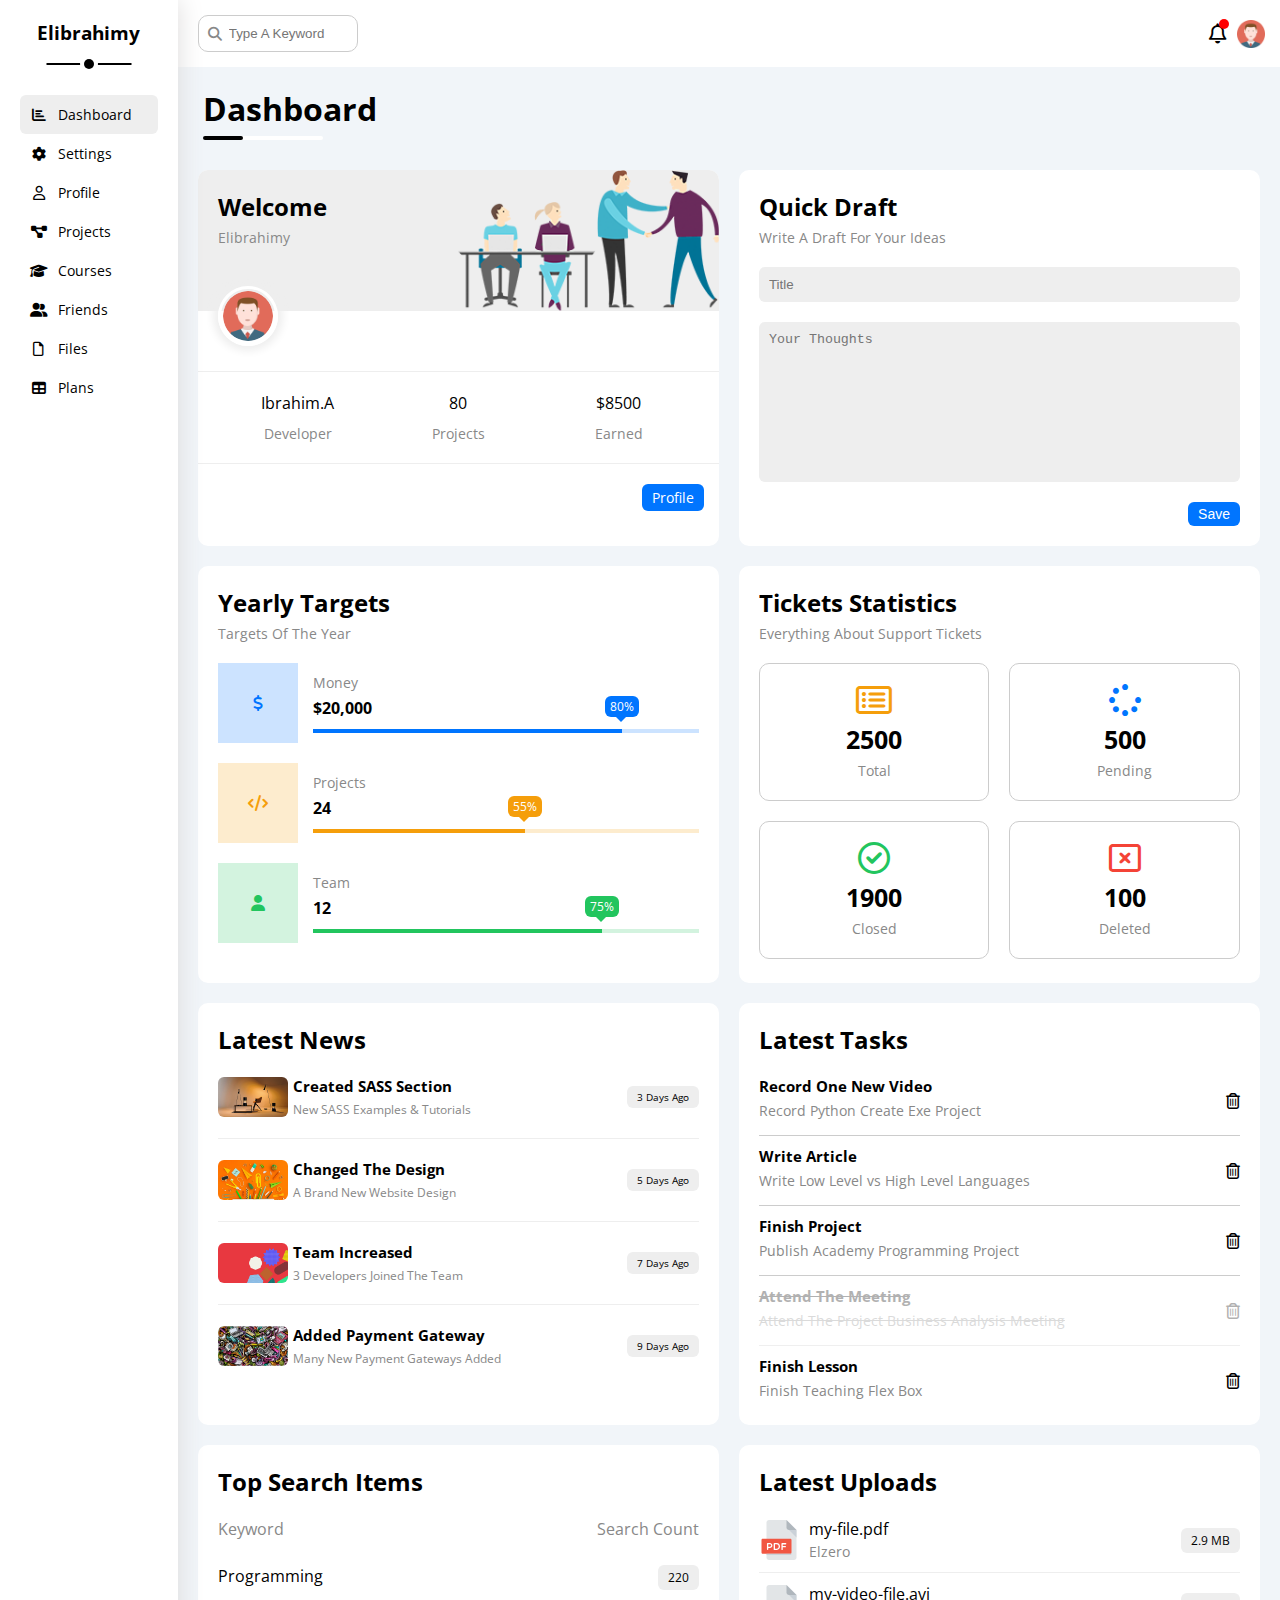
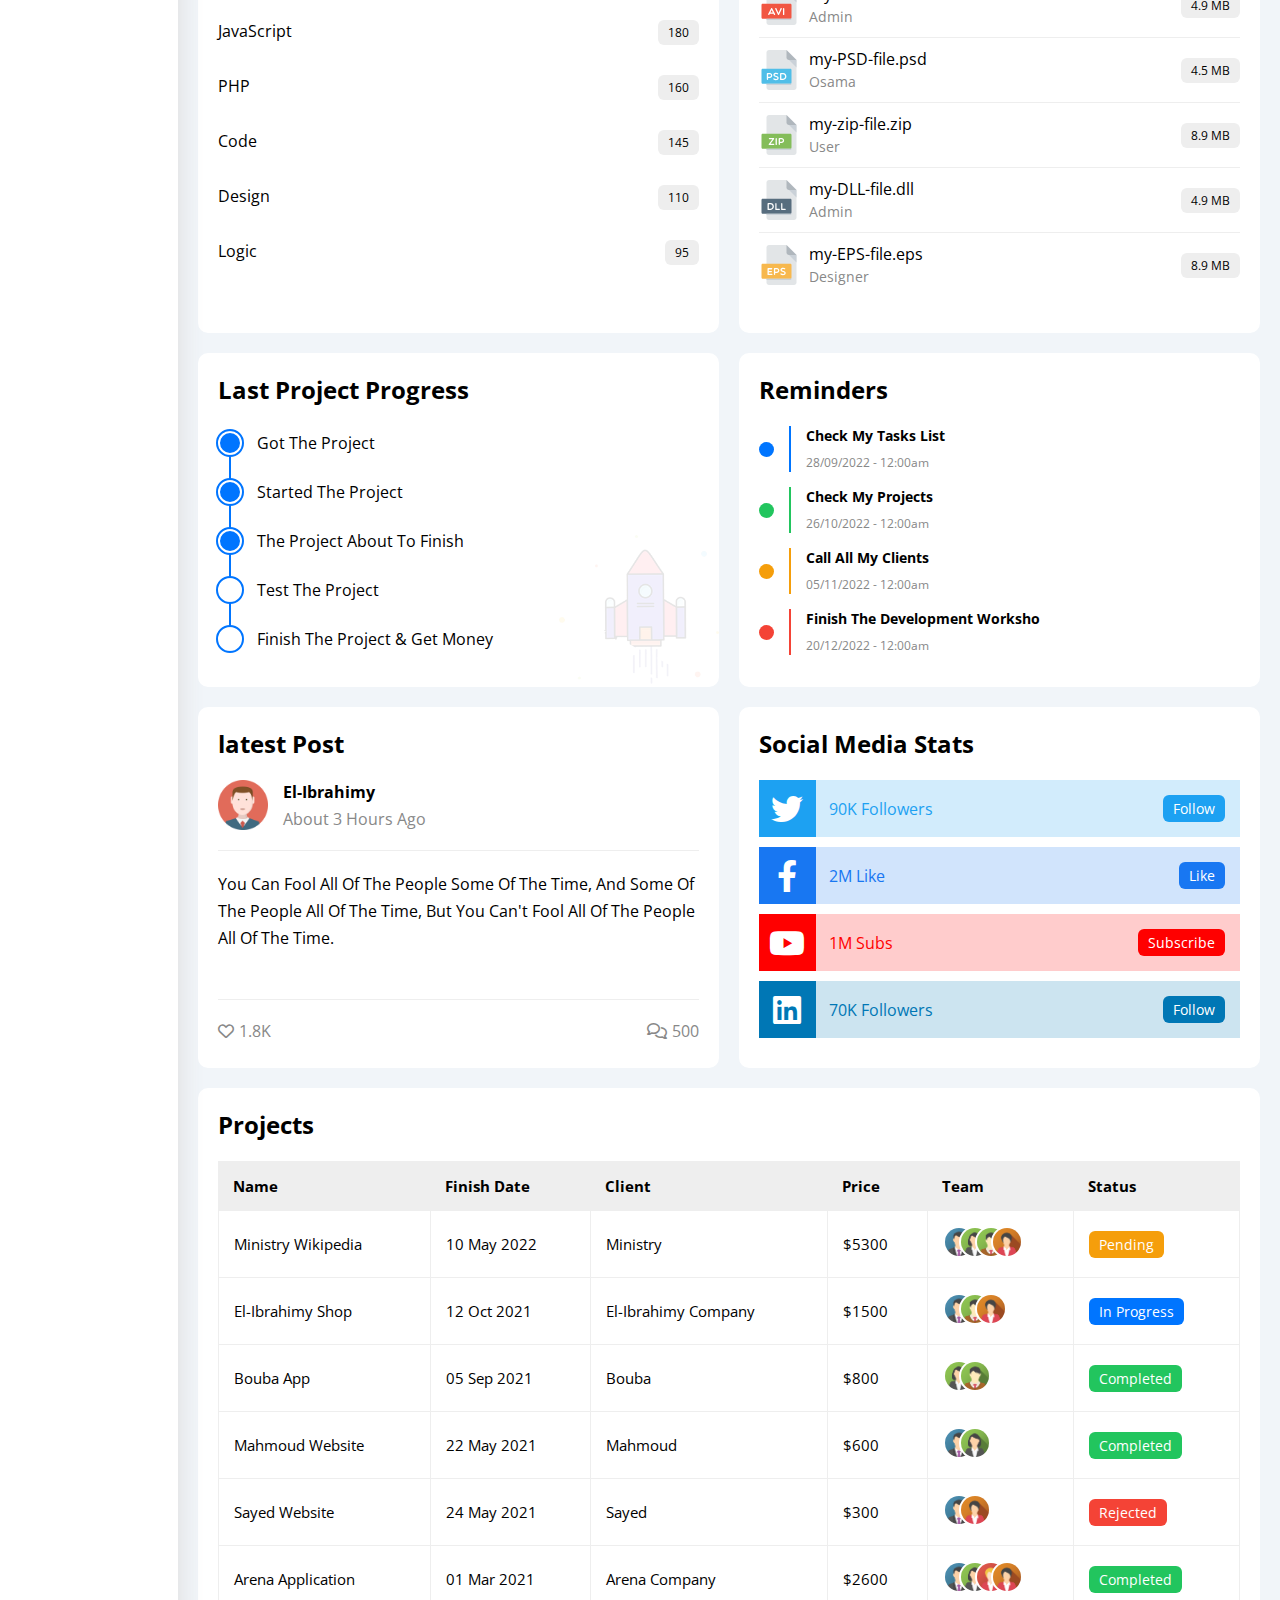
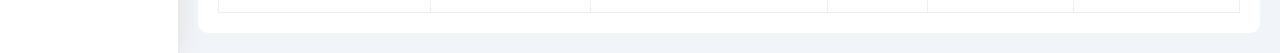
<file: index.html>
<!DOCTYPE html>
<html lang="en">
  <head>
    <meta charset="UTF-8" />
    <meta http-equiv="X-UA-Compatible" content="IE=edge" />
    <meta name="viewport" content="width=device-width, initial-scale=1.0" />
    <title>Dashboard</title>
    <link rel="preconnect" href="https://fonts.googleapis.com" />
    <link rel="preconnect" href="https://fonts.gstatic.com" crossorigin />
    <link
      href="https://fonts.googleapis.com/css2?family=Open+Sans:wght@300;500&display=swap"
      rel="stylesheet"
    />
    <link rel="stylesheet" href="css/all.min.css" />
    <link rel="stylesheet" href="css/my-framework.css" />
    <link rel="stylesheet" href="css/master.css" />
  </head>
  <body>
    <div class="page d-flex">
      <div class="sidebar bg-white p-20 p-relative">
        <h3 class="p-relative txt-c mt-0">Elibrahimy</h3>
        <ul>
          <li>
            <a
              class="active d-flex align-center fs-14 c-black rad-6 p-10"
              href="index.html"
            >
              <i class="fa-solid fa-chart-bar fa-fw"></i>
              <span>Dashboard</span>
            </a>
          </li>
          <li>
            <a
              class="d-flex align-center fs-14 c-black rad-6 p-10"
              href="sections/settings.html"
            >
              <i class="fa-solid fa-gear fa-fw"></i>
              <span>Settings</span>
            </a>
          </li>
          <li>
            <a
              class="d-flex align-center fs-14 c-black rad-6 p-10"
              href="sections/profile.html"
            >
              <i class="fa-regular fa-user fa-fw"></i>
              <span>Profile</span>
            </a>
          </li>
          <li>
            <a
              class="d-flex align-center fs-14 c-black rad-6 p-10"
              href="sections/projects.html"
            >
              <i class="fa-solid fa-diagram-project fa-fw"></i>
              <span>Projects</span>
            </a>
          </li>
          <li>
            <a
              class="d-flex align-center fs-14 c-black rad-6 p-10"
              href="sections/courses.html"
            >
              <i class="fa-solid fa-graduation-cap fa-fw"></i>
              <span>Courses</span>
            </a>
          </li>
          <li>
            <a
              class="d-flex align-center fs-14 c-black rad-6 p-10"
              href="sections/friends.html"
            >
              <i class="fa-solid fa-user-group fa-fw"></i>
              <span>Friends</span>
            </a>
          </li>
          <li>
            <a
              class="d-flex align-center fs-14 c-black rad-6 p-10"
              href="sections/files.html"
            >
              <i class="fa-regular fa-file fa-fw"></i>
              <span>Files</span>
            </a>
          </li>
          <li>
            <a
              class="d-flex align-center fs-14 c-black rad-6 p-10"
              href="sections/plans.html"
            >
              <i class="fa-solid fa-table fa-fw"></i>
              <span>Plans</span>
            </a>
          </li>
        </ul>
      </div>
      <div class="content w-full">
        <!-- Start Head -->
        <div class="head bg-white p-15 between-flex">
          <div class="search p-relative">
            <input
              class="p-10 rad-10"
              type="search"
              placeholder="Type A Keyword"
            />
          </div>
          <div class="icons d-flex align-center">
            <span class="notification p-relative">
              <i class="fa-regular fa-bell fa-lg"></i>
            </span>
            <img src="imgs/avatar.png" alt="" />
          </div>
        </div>
        <!-- End Head -->
        <h1 class="p-relative">Dashboard</h1>
        <div class="wrapper d-grid gap-20">
          <!-- Start Welcome Widget -->
          <div class="welcome bg-white rad-10 txt-c-mobile block-mobile">
            <div class="intro p-20 d-flex space-between bg-eee">
              <div>
                <h2 class="m-0">Welcome</h2>
                <p class="c-gray mt-5 fs-14">Elibrahimy</p>
              </div>
              <!-- <img src="./imgs/welcome.png" alt=""> -->
            </div>
            <img src="imgs/avatar.png" alt="" class="avatar" />
            <div class="body txt-c d-flex p-20 mt-20 mb-20 block-mobile">
              <div>
                Ibrahim.A
                <span class="d-block c-gray fs-14 mt-10">Developer</span>
              </div>
              <div>
                80 <span class="d-block c-gray fs-14 mt-10">Projects</span>
              </div>
              <div>
                $8500 <span class="d-block c-gray fs-14 mt-10">Earned</span>
              </div>
            </div>
            <a
              href="sections/profile.html"
              class="visit d-block fs-14 bg-blue c-white w-fit btn-shape"
              >Profile</a
            >
          </div>
          <!-- Start Welcome Widget -->
          <!-- Start Quick Draft Widget -->
          <div class="quick-draft p-20 bg-white rad-10">
            <h2 class="mt-0 mb-0">Quick Draft</h2>
            <p class="mt-5 mb-20 c-gray fs-14">Write A Draft For Your Ideas</p>
            <form action="" class="">
              <input
                class="d-block mb-20 p-10 w-full b-none bg-eee rad-6"
                type="text"
                placeholder="Title"
              />
              <textarea
                class="d-block mb-20 p-10 w-full b-none bg-eee rad-6"
                placeholder="Your Thoughts"
              ></textarea>
              <input
                class="save d-block b-none fs-14 bg-blue c-white btn-shape"
                type="submit"
                value="Save"
              />
            </form>
          </div>
          <!-- End Quick Draft Widget -->
          <!-- Start Targets Widget -->
          <div class="targets p-20 bg-white rad-10">
            <h2 class="mt-0 mb-0">Yearly Targets</h2>
            <p class="mt-5 mb-20 c-gray fs-14">Targets Of The Year</p>
            <div class="target-row mb-20 money center-flex">
              <div class="icon center-flex">
                <i class="fa-solid fa-dollar-sign c-blue"></i>
              </div>
              <div class="details">
                <span class="d-block c-gray fs-14">Money</span>
                <span class="d-block mt-5 mb-10 fw-bold">$20,000</span>
                <div class="progress p-relative">
                  <span class="bg-blue money-bar" style="width: 80%">
                    <span class="bg-blue">80%</span>
                  </span>
                </div>
              </div>
            </div>
            <div class="target-row mb-20 projects center-flex">
              <div class="icon center-flex">
                <i class="fa-solid fa-code c-orange"></i>
              </div>
              <div class="details">
                <span class="d-block c-gray fs-14">Projects</span>
                <span class="d-block mt-5 mb-10 fw-bold">24</span>
                <div class="progress p-relative">
                  <span class="bg-orange projects-bar" style="width: 55%">
                    <span class="bg-orange">55%</span>
                  </span>
                </div>
              </div>
            </div>
            <div class="target-row mb-20 team center-flex">
              <div class="icon center-flex">
                <i class="fa-solid fa-user c-green"></i>
              </div>
              <div class="details">
                <span class="d-block c-gray fs-14">Team</span>
                <span class="d-block mt-5 mb-10 fw-bold">12</span>
                <div class="progress p-relative">
                  <span class="bg-green team-bar" style="width: 75%">
                    <span class="bg-green">75%</span>
                  </span>
                </div>
              </div>
            </div>
          </div>
          <!-- End Targets Widget -->
          <!-- Start Tickets Widget -->
          <div class="ttickets p-20 bg-white rad-10">
            <h2 class="m-0">Tickets Statistics</h2>
            <p class="mt-5 mb-20 c-gray fs-14">
              Everything About Support Tickets
            </p>
            <div class="d-flex txt-c gap-20 f-wrap">
              <div class="box p-20 rad-10">
                <i class="fa-regular fa-rectangle-list fa-2x c-orange"></i>
                <span class="d-block c-black fw-bold fs-25 mt-5 mb-5"
                  >2500</span
                >
                <span class="d-block c-gray fs-14">Total</span>
              </div>
              <div class="box p-20 rad-10">
                <i class="fa-solid fa-spinner fa-2x c-blue"></i>
                <span class="d-block c-black fw-bold fs-25 mt-5 mb-5">500</span>
                <span class="d-block c-gray fs-14">Pending</span>
              </div>
              <div class="box p-20 rad-10">
                <i class="fa-regular fa-circle-check fa-2x c-green"></i>
                <span class="d-block c-black fw-bold fs-25 mt-5 mb-5"
                  >1900</span
                >
                <span class="d-block c-gray fs-14">Closed</span>
              </div>
              <div class="box p-20 rad-10">
                <i class="fa-regular fa-rectangle-xmark fa-2x c-red"></i>
                <span class="d-block c-black fw-bold fs-25 mt-5 mb-5">100</span>
                <span class="d-block c-gray fs-14">Deleted</span>
              </div>
            </div>
          </div>
          <!-- End Tickets Widget -->
          <!-- Start Latest News Widget -->
          <div class="latest-news p-20 bg-white rad-10">
            <h2 class="mt-0 mb-20">Latest News</h2>
            <div class="news-row d-flex align-center txt-c-mobile">
              <img class="rad-6" src="imgs/news-01.png" alt="" />
              <div class="info">
                <h3 class="mb-5 mt-0">Created SASS Section</h3>
                <p class="m-0 fs-12 c-gray">New SASS Examples & Tutorials</p>
              </div>
              <span class="btn-shape bg-eee fs-10 label">3 Days Ago</span>
            </div>
            <div class="news-row d-flex align-center txt-c-mobile">
              <img class="rad-6" src="imgs/news-02.png" alt="" />
              <div class="info">
                <h3 class="mb-5 mt-0">Changed The Design</h3>
                <p class="m-0 fs-12 c-gray">A Brand New Website Design</p>
              </div>
              <span class="btn-shape bg-eee fs-10 label">5 Days Ago</span>
            </div>
            <div class="news-row d-flex align-center txt-c-mobile">
              <img class="rad-6" src="imgs/news-03.png" alt="" />
              <div class="info">
                <h3 class="mb-5 mt-0">Team Increased</h3>
                <p class="m-0 fs-12 c-gray">3 Developers Joined The Team</p>
              </div>
              <span class="btn-shape bg-eee fs-10 label">7 Days Ago</span>
            </div>
            <div class="news-row d-flex align-center txt-c-mobile">
              <img class="rad-6" src="imgs/news-04.png" alt="" />
              <div class="info">
                <h3 class="mb-5 mt-0">Added Payment Gateway</h3>
                <p class="m-0 fs-12 c-gray">Many New Payment Gateways Added</p>
              </div>
              <span class="btn-shape bg-eee fs-10 label">9 Days Ago</span>
            </div>
          </div>
          <!-- End Latest News Widget -->
          <!-- Start Tasks Widget -->
          <div class="tasks p-20 bg-white rad-10">
            <h2 class="mb-20 mt-0">Latest Tasks</h2>
            <div class="task-row between-flex">
              <div class="info">
                <h3 class="mt-0 mb-5 fs-15">Record One New Video</h3>
                <p class="mt-0 mb-5 c-gray fs-14">
                  Record Python Create Exe Project
                </p>
              </div>
              <i class="fa-regular fa-trash-can delete"></i>
            </div>
            <div class="task-row between-flex">
              <div class="info">
                <h3 class="mt-0 mb-5 fs-15">Write Article</h3>
                <p class="mt-0 mb-5 c-gray fs-14">
                  Write Low Level vs High Level Languages
                </p>
              </div>
              <i class="fa-regular fa-trash-can delete"></i>
            </div>
            <div class="task-row between-flex">
              <div class="info">
                <h3 class="mt-0 mb-5 fs-15">Finish Project</h3>
                <p class="mt-0 mb-5 c-gray fs-14">
                  Publish Academy Programming Project
                </p>
              </div>
              <i class="fa-regular fa-trash-can delete"></i>
            </div>
            <div class="task-row between-flex done">
              <div class="info">
                <h3 class="mt-0 mb-5 fs-15">Attend The Meeting</h3>
                <p class="mt-0 mb-5 c-gray fs-14">
                  Attend The Project Business Analysis Meeting
                </p>
              </div>
              <i class="fa-regular fa-trash-can delete"></i>
            </div>
            <div class="task-row between-flex">
              <div class="info">
                <h3 class="mt-0 mb-5 fs-15">Finish Lesson</h3>
                <p class="mt-0 mb-5 c-gray fs-14">Finish Teaching Flex Box</p>
              </div>
              <i class="fa-regular fa-trash-can delete"></i>
            </div>
          </div>
          <!-- End Tasks Widget -->
          <!-- Start Top Search Word Widget -->
          <div class="search-items p-20 bg-white rad-10">
            <h2 class="mt-0 mb-20">Top Search Items</h2>
            <div class="items-head c-gray mb-10 d-flex space-between">
              <span>Keyword</span><span>Search Count</span>
            </div>
            <div class="item d-flex space-between pt-15 pb-15">
              <span>Programming</span>
              <span class="bg-eee fs-12 btn-shape">220</span>
            </div>
            <div class="item d-flex space-between pt-15 pb-15">
              <span>JavaScript</span>
              <span class="bg-eee fs-12 btn-shape">180</span>
            </div>
            <div class="item d-flex space-between pt-15 pb-15">
              <span>PHP</span>
              <span class="bg-eee fs-12 btn-shape">160</span>
            </div>
            <div class="item d-flex space-between pt-15 pb-15">
              <span>Code</span>
              <span class="bg-eee fs-12 btn-shape">145</span>
            </div>
            <div class="item d-flex space-between pt-15 pb-15">
              <span>Design</span>
              <span class="bg-eee fs-12 btn-shape">110</span>
            </div>
            <div class="item d-flex space-between pt-15 pb-15">
              <span>Logic</span>
              <span class="bg-eee fs-12 btn-shape">95</span>
            </div>
          </div>
          <!-- End Top Search Word Widget -->
          <!-- Start Latest Uploads Widget -->
          <div class="latest-uploads p-20 bg-white rad-10">
            <h2 class="mt-0 mb-20">Latest Uploads</h2>
            <ul>
              <li class="between-flex pb-10 mb-10">
                <div class="d-flex align-center">
                  <img class="mr-10" src="imgs/pdf.svg" />
                  <div>
                    <span class="d-block">my-file.pdf</span>
                    <span class="fs-14 c-gray">Elzero</span>
                  </div>
                </div>
                <span class="bg-eee fs-12 btn-shape">2.9 MB</span>
              </li>
              <li class="between-flex pb-10 mb-10">
                <div class="d-flex align-center">
                  <img class="mr-10" src="imgs/avi.svg" />
                  <div>
                    <span class="d-block">my-video-file.avi</span>
                    <span class="fs-14 c-gray">Admin</span>
                  </div>
                </div>
                <span class="bg-eee fs-12 btn-shape">4.9 MB</span>
              </li>
              <li class="between-flex pb-10 mb-10">
                <div class="d-flex align-center">
                  <img class="mr-10" src="imgs/psd.svg" />
                  <div>
                    <span class="d-block">my-PSD-file.psd</span>
                    <span class="fs-14 c-gray">Osama</span>
                  </div>
                </div>
                <span class="bg-eee fs-12 btn-shape">4.5 MB</span>
              </li>
              <li class="between-flex pb-10 mb-10">
                <div class="d-flex align-center">
                  <img class="mr-10" src="imgs/zip.svg" />
                  <div>
                    <span class="d-block">my-zip-file.zip</span>
                    <span class="fs-14 c-gray">User</span>
                  </div>
                </div>
                <span class="bg-eee fs-12 btn-shape">8.9 MB</span>
              </li>
              <li class="between-flex pb-10 mb-10">
                <div class="d-flex align-center">
                  <img class="mr-10" src="imgs/dll.svg" />
                  <div>
                    <span class="d-block">my-DLL-file.dll</span>
                    <span class="fs-14 c-gray">Admin</span>
                  </div>
                </div>
                <span class="bg-eee fs-12 btn-shape">4.9 MB</span>
              </li>
              <li class="between-flex pb-10 mb-10">
                <div class="d-flex align-center">
                  <img class="mr-10" src="imgs/eps.svg" />
                  <div>
                    <span class="d-block">my-EPS-file.eps</span>
                    <span class="fs-14 c-gray">Designer</span>
                  </div>
                </div>
                <span class="bg-eee fs-12 btn-shape">8.9 MB</span>
              </li>
            </ul>
          </div>
          <!-- End Latest Uploads Widget -->
          <!-- Start Last Project Progress Widget -->
          <div class="last-project p-20 bg-white rad-10 p-relative">
            <h2 class="mt-0 mb-20">Last Project Progress</h2>
            <ul class="p-relative">
              <li class="mt-25 d-flex align-center done">Got The Project</li>
              <li class="mt-25 d-flex align-center done">
                Started The Project
              </li>
              <li class="mt-25 d-flex align-center done">
                The Project About To Finish
              </li>
              <li class="mt-25 d-flex align-center current">
                Test The Project
              </li>
              <li class="mt-25 d-flex align-center">
                Finish The Project & Get Money
              </li>
            </ul>
            <img class="launch-icon hide-mobile" src="imgs/project.png" />
          </div>
          <!-- End Last Project Progress Widget -->
          <!-- Start Reminders Widget -->
          <div class="reminders p-20 bg-white rad-10 p-relative">
            <h2 class="mt-0 mb-20">Reminders</h2>
            <ul class="m-0">
              <li class="d-flex align-center mt-15">
                <span class="key bg-blue mr-15 d-block rad-half"></span>
                <div class="pl-15 blue">
                  <p class="fs-14 fw-bold mt-0 mb-5">Check My Tasks List</p>
                  <span class="fs-12 c-gray">28/09/2022 - 12:00am</span>
                </div>
              </li>
              <li class="d-flex align-center mt-15">
                <span class="key bg-green mr-15 d-block rad-half"></span>
                <div class="pl-15 green">
                  <p class="fs-14 fw-bold mt-0 mb-5">Check My Projects</p>
                  <span class="fs-12 c-gray">26/10/2022 - 12:00am</span>
                </div>
              </li>
              <li class="d-flex align-center mt-15">
                <span class="key bg-orange mr-15 d-block rad-half"></span>
                <div class="pl-15 orange">
                  <p class="fs-14 fw-bold mt-0 mb-5">Call All My Clients</p>
                  <span class="fs-12 c-gray">05/11/2022 - 12:00am</span>
                </div>
              </li>
              <li class="d-flex align-center mt-15">
                <span class="key bg-red mr-15 d-block rad-half"></span>
                <div class="pl-15 red">
                  <p class="fs-14 fw-bold mt-0 mb-5">
                    Finish The Development Worksho
                  </p>
                  <span class="fs-12 c-gray">20/12/2022 - 12:00am</span>
                </div>
              </li>
            </ul>
          </div>
          <!-- End Reminders Widget -->
          <!-- Start Latest Post Widget -->
          <div class="latest-post p-20 bg-white rad-10 p-relative">
            <h2 class="mt-0 mb-20">latest Post</h2>
            <div class="top d-flex align-center">
              <img class="avatar mr-15" src="imgs/avatar.png" alt="" />
              <div class="info">
                <p class="mt-0 mb-5 fw-bold">El-Ibrahimy</p>
                <span class="c-gray">About 3 Hours Ago</span>
              </div>
            </div>
            <div class="post-content txt-c-mobile pt-20 pb-20 mt-20 mb-20">
              you can fool all of the people some of the time, and some of the
              people all of the time, but you can't fool all of the people all
              of the time.
            </div>
            <div class="post-stats between-flex c-gray">
              <span>1.8K</span>
              <span>500</span>
            </div>
          </div>
          <!-- End Latest Post Widget -->
          <!-- Start Social Media Stats Widget -->
          <div class="social-media p-20 bg-white rad-10">
            <h2 class="mt-0 mb-20">Social Media Stats</h2>
            <div class="box twitter p-15 mb-10 p-relative between-flex">
              <i
                class="fa-brands fa-twitter fa-2x c-white h-full center-flex"
              ></i>
              <span>90K Followers</span>
              <a class="c-white btn-shape fs-14" href="#">Follow</a>
            </div>
            <div class="box facebook p-15 mb-10 p-relative between-flex">
              <i
                class="fa-brands fa-facebook-f fa-2x c-white h-full center-flex"
              ></i>
              <span>2M Like</span>
              <a class="c-white btn-shape fs-14" href="#">Like</a>
            </div>
            <div class="box youtube p-15 mb-10 p-relative between-flex">
              <i
                class="fa-brands fa-youtube fa-2x c-white h-full center-flex"
              ></i>
              <span>1M Subs</span>
              <a class="c-white btn-shape fs-14" href="#">Subscribe</a>
            </div>
            <div class="box linkedin p-15 mb-10 p-relative between-flex">
              <i
                class="fa-brands fa-linkedin fa-2x c-white h-full center-flex"
              ></i>
              <span>70K Followers</span>
              <a class="c-white btn-shape fs-14" href="#">Follow</a>
            </div>
          </div>
          <!-- End Social Media Stats Widget -->
        </div>
        <!-- Start Projects Table -->
        <div class="projects p-20 bg-white rad-10 m-20">
          <h2 class="mt-0 mb-20">Projects</h2>
          <div class="responsive-table">
            <table class="w-full fs-15">
              <thead>
                <tr>
                  <th>Name</th>
                  <th>Finish Date</th>
                  <th>Client</th>
                  <th>Price</th>
                  <th>Team</th>
                  <th>Status</th>
                </tr>
              </thead>
              <tbody>
                <tr>
                  <td>Ministry Wikipedia</td>
                  <td>10 May 2022</td>
                  <td>Ministry</td>
                  <td>$5300</td>
                  <td>
                    <img src="imgs/team-01.png" alt="" />
                    <img src="imgs/team-02.png" alt="" />
                    <img src="imgs/team-03.png" alt="" />
                    <img src="imgs/team-04.png" alt="" />
                  </td>
                  <td>
                    <span class="label fs-14 bg-orange c-white btn-shape"
                      >Pending</span
                    >
                  </td>
                </tr>
                <tr>
                  <td>El-Ibrahimy Shop</td>
                  <td>12 Oct 2021</td>
                  <td>El-Ibrahimy Company</td>
                  <td>$1500</td>
                  <td>
                    <img src="imgs/team-01.png" alt="" />
                    <img src="imgs/team-03.png" alt="" />
                    <img src="imgs/team-04.png" alt="" />
                  </td>
                  <td>
                    <span class="label fs-14 bg-blue c-white btn-shape"
                      >In Progress</span
                    >
                  </td>
                </tr>
                <tr>
                  <td>Bouba App</td>
                  <td>05 Sep 2021</td>
                  <td>Bouba</td>
                  <td>$800</td>
                  <td>
                    <img src="imgs/team-02.png" alt="" />
                    <img src="imgs/team-03.png" alt="" />
                  </td>
                  <td>
                    <span class="label fs-14 bg-green c-white btn-shape"
                      >Completed</span
                    >
                  </td>
                </tr>
                <tr>
                  <td>Mahmoud Website</td>
                  <td>22 May 2021</td>
                  <td>Mahmoud</td>
                  <td>$600</td>
                  <td>
                    <img src="imgs/team-01.png" alt="" />
                    <img src="imgs/team-02.png" alt="" />
                  </td>
                  <td>
                    <span class="label fs-14 bg-green c-white btn-shape"
                      >Completed</span
                    >
                  </td>
                </tr>
                <tr>
                  <td>Sayed Website</td>
                  <td>24 May 2021</td>
                  <td>Sayed</td>
                  <td>$300</td>
                  <td>
                    <img src="imgs/team-01.png" alt="" />
                    <img src="imgs/team-04.png" alt="" />
                  </td>
                  <td>
                    <span class="label fs-14 bg-red c-white btn-shape"
                      >Rejected</span
                    >
                  </td>
                </tr>
                <tr>
                  <td>Arena Application</td>
                  <td>01 Mar 2021</td>
                  <td>Arena Company</td>
                  <td>$2600</td>
                  <td>
                    <img src="imgs/team-01.png" alt="" />
                    <img src="imgs/team-02.png" alt="" />
                    <img src="imgs/team-05.png" alt="" />
                    <img src="imgs/team-04.png" alt="" />
                  </td>
                  <td>
                    <span class="label fs-14 bg-green c-white btn-shape"
                      >Completed</span
                    >
                  </td>
                </tr>
              </tbody>
            </table>
          </div>
        </div>
        <!-- End Projects Table -->
      </div>
    </div>
  </body>
</html>
</file>
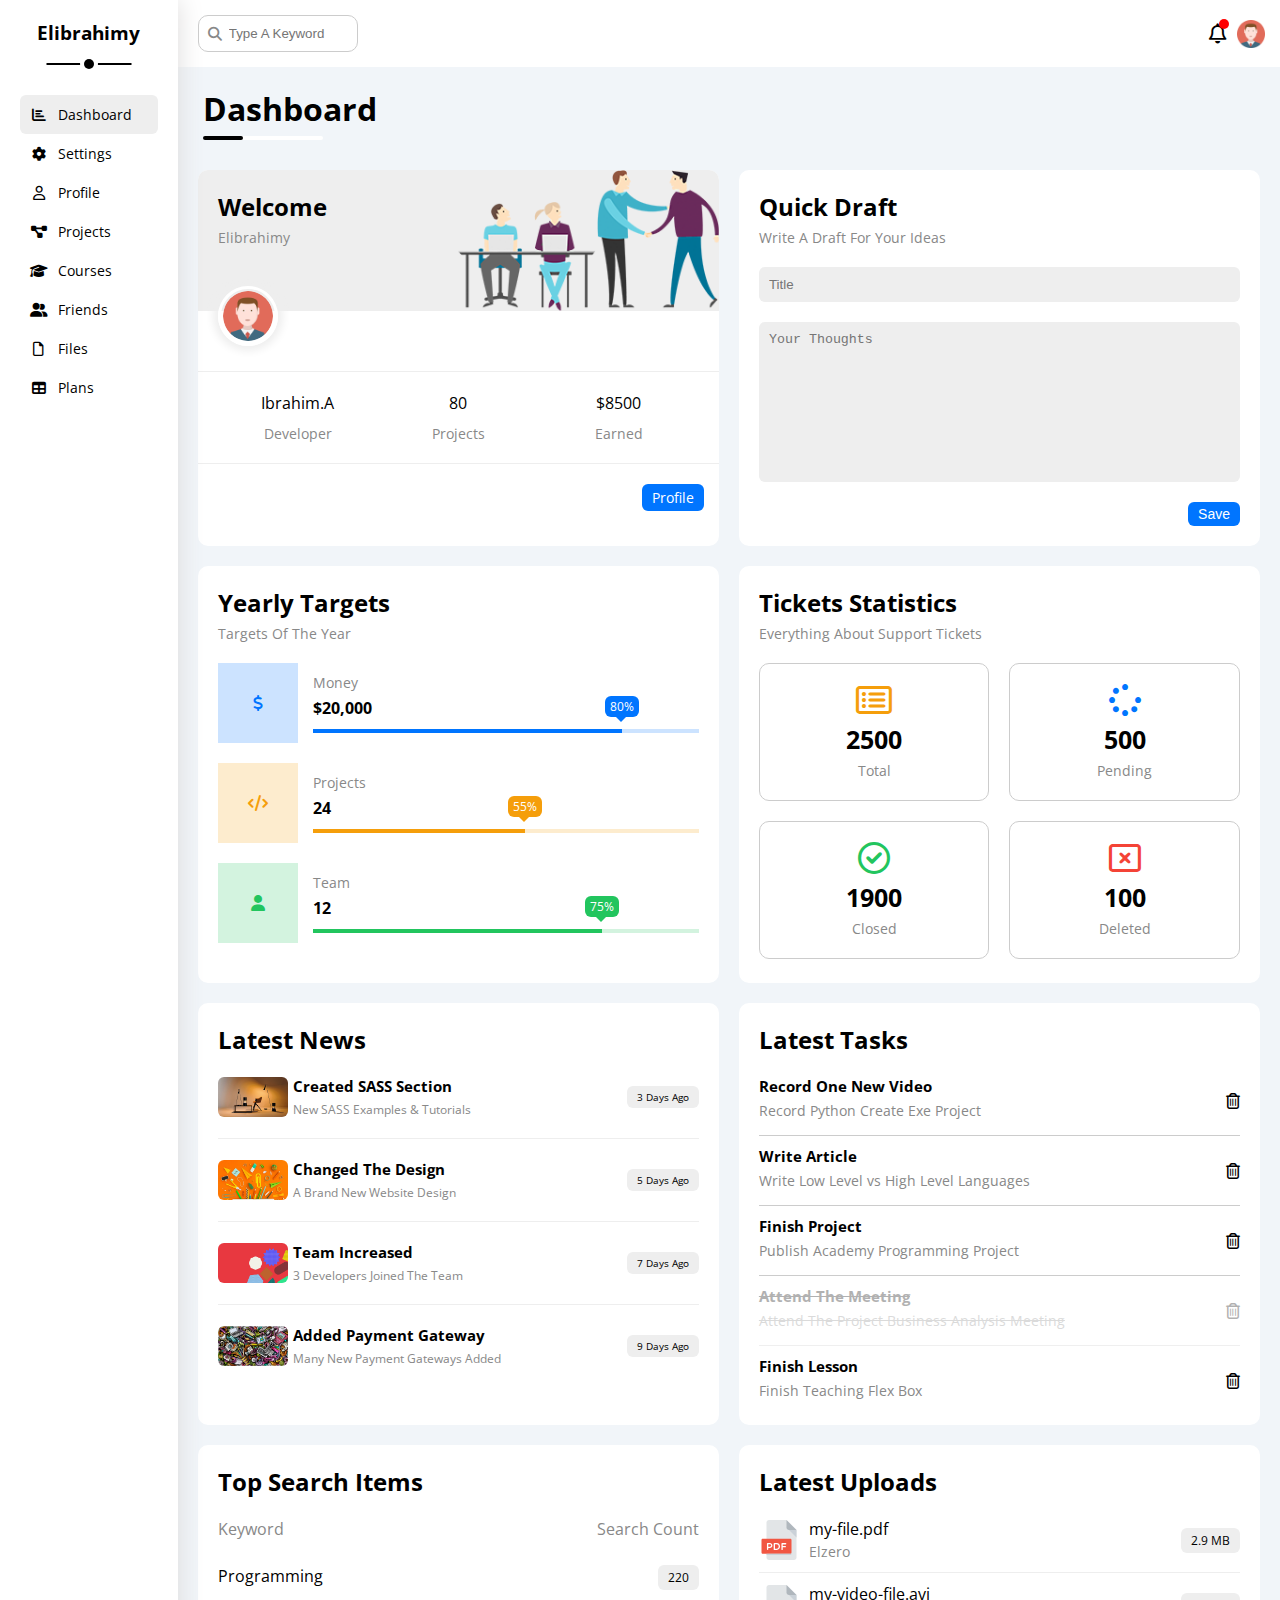
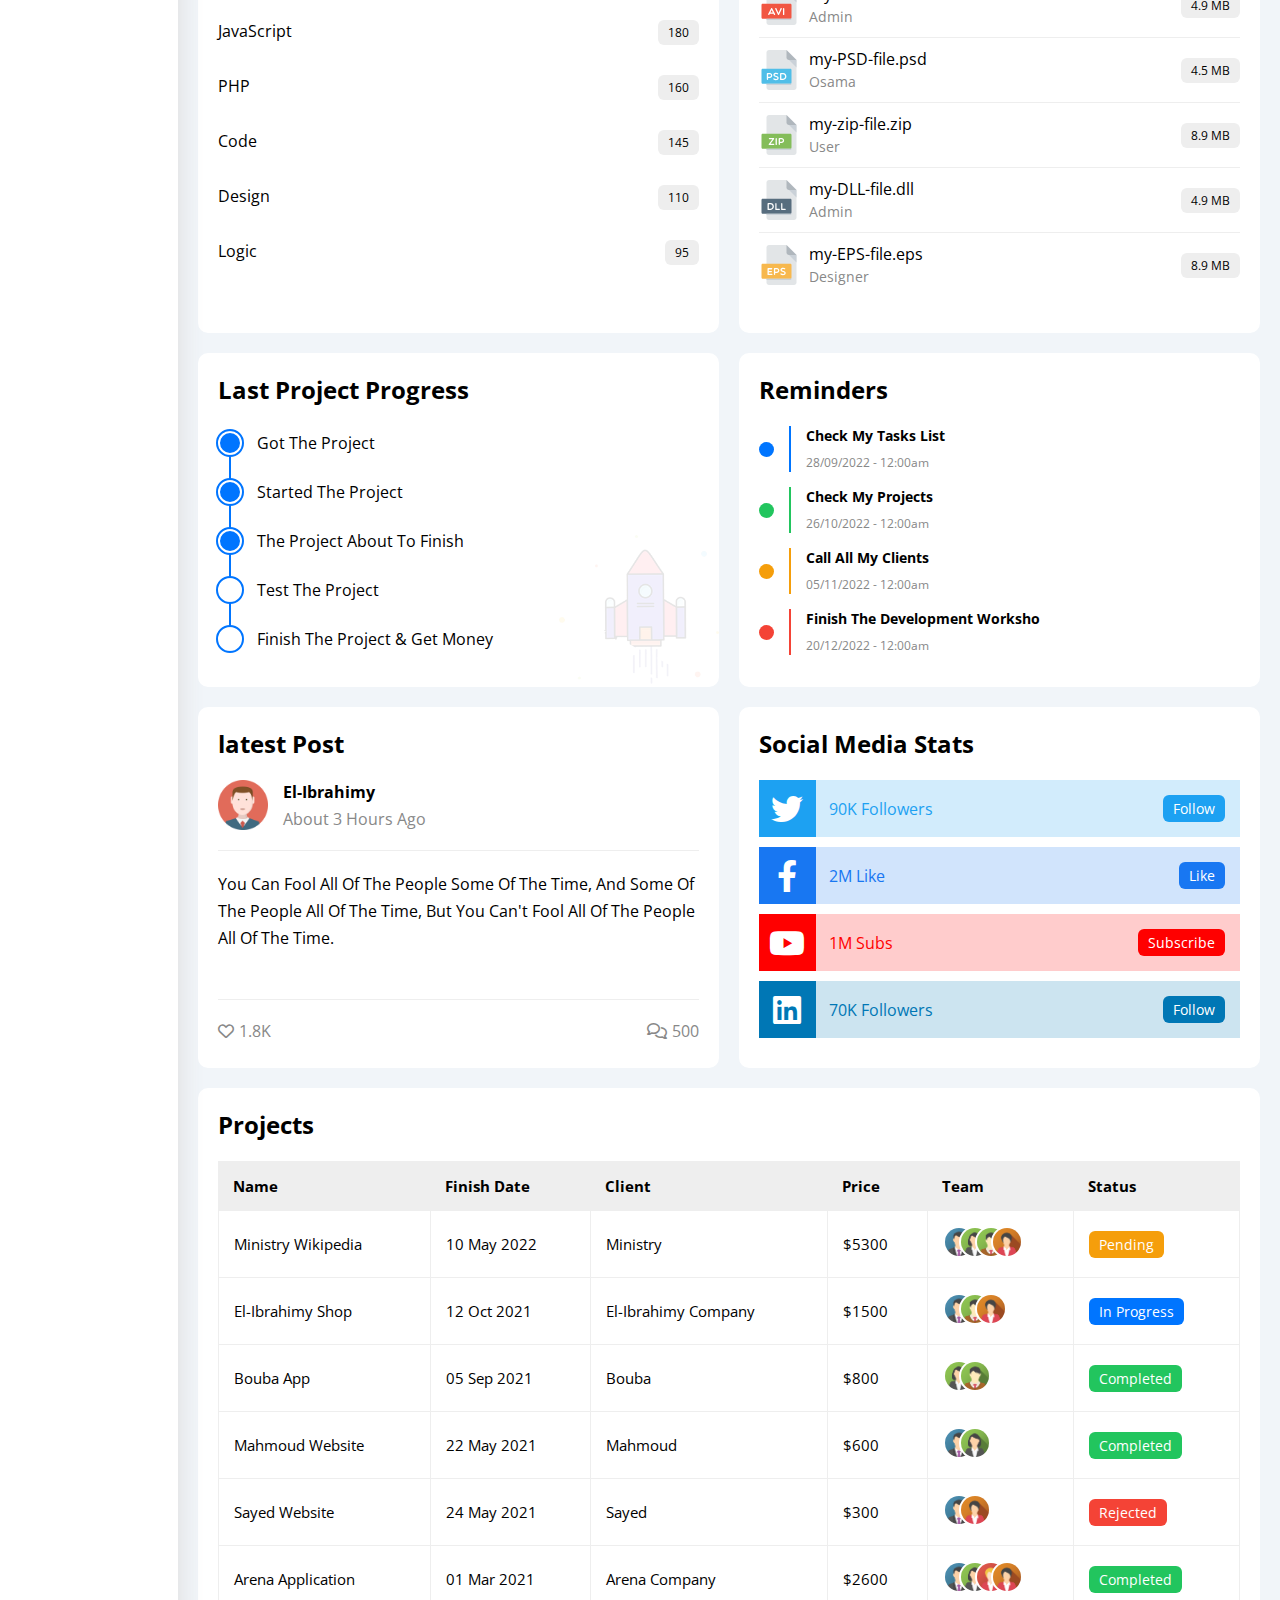
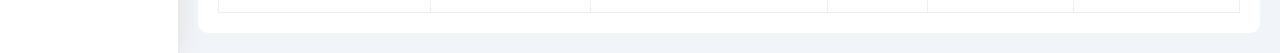
<file: dashboard.html>
<!DOCTYPE html>
<html lang="en">
  <head>
    <meta charset="UTF-8" />
    <meta http-equiv="X-UA-Compatible" content="IE=edge" />
    <meta name="viewport" content="width=device-width, initial-scale=1.0" />
    <title>Dashboard</title>
    <link rel="preconnect" href="https://fonts.googleapis.com" />
    <link rel="preconnect" href="https://fonts.gstatic.com" crossorigin />
    <link
      href="https://fonts.googleapis.com/css2?family=Open+Sans:wght@300;500&display=swap"
      rel="stylesheet"
    />
    <link rel="stylesheet" href="../css/all.min.css" />
    <link rel="stylesheet" href="../css/my-framework.css" />
    <link rel="stylesheet" href="../css/master.css" />
  </head>
  <body>
    <div class="page d-flex">
      <div class="sidebar bg-white p-20 p-relative">
        <h3 class="p-relative txt-c mt-0">Elibrahimy</h3>
        <ul>
          <li>
            <a
              class="active d-flex align-center fs-14 c-black rad-6 p-10"
              href="dashboard.html"
            >
              <i class="fa-solid fa-chart-bar fa-fw"></i>
              <span>Dashboard</span>
            </a>
          </li>
          <li>
            <a
              class="d-flex align-center fs-14 c-black rad-6 p-10"
              href="sections/settings.html"
            >
              <i class="fa-solid fa-gear fa-fw"></i>
              <span>Settings</span>
            </a>
          </li>
          <li>
            <a
              class="d-flex align-center fs-14 c-black rad-6 p-10"
              href="sections/profile.html"
            >
              <i class="fa-regular fa-user fa-fw"></i>
              <span>Profile</span>
            </a>
          </li>
          <li>
            <a
              class="d-flex align-center fs-14 c-black rad-6 p-10"
              href="sections/projects.html"
            >
              <i class="fa-solid fa-diagram-project fa-fw"></i>
              <span>Projects</span>
            </a>
          </li>
          <li>
            <a
              class="d-flex align-center fs-14 c-black rad-6 p-10"
              href="sections/courses.html"
            >
              <i class="fa-solid fa-graduation-cap fa-fw"></i>
              <span>Courses</span>
            </a>
          </li>
          <li>
            <a
              class="d-flex align-center fs-14 c-black rad-6 p-10"
              href="sections/friends.html"
            >
              <i class="fa-solid fa-user-group fa-fw"></i>
              <span>Friends</span>
            </a>
          </li>
          <li>
            <a
              class="d-flex align-center fs-14 c-black rad-6 p-10"
              href="sections/files.html"
            >
              <i class="fa-regular fa-file fa-fw"></i>
              <span>Files</span>
            </a>
          </li>
          <li>
            <a
              class="d-flex align-center fs-14 c-black rad-6 p-10"
              href="sections/plans.html"
            >
              <i class="fa-solid fa-table fa-fw"></i>
              <span>Plans</span>
            </a>
          </li>
        </ul>
      </div>
      <div class="content w-full">
        <!-- Start Head -->
        <div class="head bg-white p-15 between-flex">
          <div class="search p-relative">
            <input
              class="p-10 rad-10"
              type="search"
              placeholder="Type A Keyword"
            />
          </div>
          <div class="icons d-flex align-center">
            <span class="notification p-relative">
              <i class="fa-regular fa-bell fa-lg"></i>
            </span>
            <img src="../imgs/avatar.png" alt="" />
          </div>
        </div>
        <!-- End Head -->
        <h1 class="p-relative">Dashboard</h1>
        <div class="wrapper d-grid gap-20">
          <!-- Start Welcome Widget -->
          <div class="welcome bg-white rad-10 txt-c-mobile block-mobile">
            <div class="intro p-20 d-flex space-between bg-eee">
              <div>
                <h2 class="m-0">Welcome</h2>
                <p class="c-gray mt-5 fs-14">Elibrahimy</p>
              </div>
              <!-- <img src="./imgs/welcome.png" alt=""> -->
            </div>
            <img src="../imgs/avatar.png" alt="" class="avatar" />
            <div class="body txt-c d-flex p-20 mt-20 mb-20 block-mobile">
              <div>
                Ibrahim.A
                <span class="d-block c-gray fs-14 mt-10">Developer</span>
              </div>
              <div>
                80 <span class="d-block c-gray fs-14 mt-10">Projects</span>
              </div>
              <div>
                $8500 <span class="d-block c-gray fs-14 mt-10">Earned</span>
              </div>
            </div>
            <a
              href="profile.html"
              class="visit d-block fs-14 bg-blue c-white w-fit btn-shape"
              >Profile</a
            >
          </div>
          <!-- Start Welcome Widget -->
          <!-- Start Quick Draft Widget -->
          <div class="quick-draft p-20 bg-white rad-10">
            <h2 class="mt-0 mb-0">Quick Draft</h2>
            <p class="mt-5 mb-20 c-gray fs-14">Write A Draft For Your Ideas</p>
            <form action="" class="">
              <input
                class="d-block mb-20 p-10 w-full b-none bg-eee rad-6"
                type="text"
                placeholder="Title"
              />
              <textarea
                class="d-block mb-20 p-10 w-full b-none bg-eee rad-6"
                placeholder="Your Thoughts"
              ></textarea>
              <input
                class="save d-block b-none fs-14 bg-blue c-white btn-shape"
                type="submit"
                value="Save"
              />
            </form>
          </div>
          <!-- End Quick Draft Widget -->
          <!-- Start Targets Widget -->
          <div class="targets p-20 bg-white rad-10">
            <h2 class="mt-0 mb-0">Yearly Targets</h2>
            <p class="mt-5 mb-20 c-gray fs-14">Targets Of The Year</p>
            <div class="target-row mb-20 money center-flex">
              <div class="icon center-flex">
                <i class="fa-solid fa-dollar-sign c-blue"></i>
              </div>
              <div class="details">
                <span class="d-block c-gray fs-14">Money</span>
                <span class="d-block mt-5 mb-10 fw-bold">$20,000</span>
                <div class="progress p-relative">
                  <span class="bg-blue money-bar" style="width: 80%">
                    <span class="bg-blue">80%</span>
                  </span>
                </div>
              </div>
            </div>
            <div class="target-row mb-20 projects center-flex">
              <div class="icon center-flex">
                <i class="fa-solid fa-code c-orange"></i>
              </div>
              <div class="details">
                <span class="d-block c-gray fs-14">Projects</span>
                <span class="d-block mt-5 mb-10 fw-bold">24</span>
                <div class="progress p-relative">
                  <span class="bg-orange projects-bar" style="width: 55%">
                    <span class="bg-orange">55%</span>
                  </span>
                </div>
              </div>
            </div>
            <div class="target-row mb-20 team center-flex">
              <div class="icon center-flex">
                <i class="fa-solid fa-user c-green"></i>
              </div>
              <div class="details">
                <span class="d-block c-gray fs-14">Team</span>
                <span class="d-block mt-5 mb-10 fw-bold">12</span>
                <div class="progress p-relative">
                  <span class="bg-green team-bar" style="width: 75%">
                    <span class="bg-green">75%</span>
                  </span>
                </div>
              </div>
            </div>
          </div>
          <!-- End Targets Widget -->
          <!-- Start Tickets Widget -->
          <div class="ttickets p-20 bg-white rad-10">
            <h2 class="m-0">Tickets Statistics</h2>
            <p class="mt-5 mb-20 c-gray fs-14">
              Everything About Support Tickets
            </p>
            <div class="d-flex txt-c gap-20 f-wrap">
              <div class="box p-20 rad-10">
                <i class="fa-regular fa-rectangle-list fa-2x c-orange"></i>
                <span class="d-block c-black fw-bold fs-25 mt-5 mb-5"
                  >2500</span
                >
                <span class="d-block c-gray fs-14">Total</span>
              </div>
              <div class="box p-20 rad-10">
                <i class="fa-solid fa-spinner fa-2x c-blue"></i>
                <span class="d-block c-black fw-bold fs-25 mt-5 mb-5">500</span>
                <span class="d-block c-gray fs-14">Pending</span>
              </div>
              <div class="box p-20 rad-10">
                <i class="fa-regular fa-circle-check fa-2x c-green"></i>
                <span class="d-block c-black fw-bold fs-25 mt-5 mb-5"
                  >1900</span
                >
                <span class="d-block c-gray fs-14">Closed</span>
              </div>
              <div class="box p-20 rad-10">
                <i class="fa-regular fa-rectangle-xmark fa-2x c-red"></i>
                <span class="d-block c-black fw-bold fs-25 mt-5 mb-5">100</span>
                <span class="d-block c-gray fs-14">Deleted</span>
              </div>
            </div>
          </div>
          <!-- End Tickets Widget -->
          <!-- Start Latest News Widget -->
          <div class="latest-news p-20 bg-white rad-10">
            <h2 class="mt-0 mb-20">Latest News</h2>
            <div class="news-row d-flex align-center txt-c-mobile">
              <img class="rad-6" src="../imgs/news-01.png" alt="" />
              <div class="info">
                <h3 class="mb-5 mt-0">Created SASS Section</h3>
                <p class="m-0 fs-12 c-gray">New SASS Examples & Tutorials</p>
              </div>
              <span class="btn-shape bg-eee fs-10 label">3 Days Ago</span>
            </div>
            <div class="news-row d-flex align-center txt-c-mobile">
              <img class="rad-6" src="../imgs/news-02.png" alt="" />
              <div class="info">
                <h3 class="mb-5 mt-0">Changed The Design</h3>
                <p class="m-0 fs-12 c-gray">A Brand New Website Design</p>
              </div>
              <span class="btn-shape bg-eee fs-10 label">5 Days Ago</span>
            </div>
            <div class="news-row d-flex align-center txt-c-mobile">
              <img class="rad-6" src="../imgs/news-03.png" alt="" />
              <div class="info">
                <h3 class="mb-5 mt-0">Team Increased</h3>
                <p class="m-0 fs-12 c-gray">3 Developers Joined The Team</p>
              </div>
              <span class="btn-shape bg-eee fs-10 label">7 Days Ago</span>
            </div>
            <div class="news-row d-flex align-center txt-c-mobile">
              <img class="rad-6" src="../imgs/news-04.png" alt="" />
              <div class="info">
                <h3 class="mb-5 mt-0">Added Payment Gateway</h3>
                <p class="m-0 fs-12 c-gray">Many New Payment Gateways Added</p>
              </div>
              <span class="btn-shape bg-eee fs-10 label">9 Days Ago</span>
            </div>
          </div>
          <!-- End Latest News Widget -->
          <!-- Start Tasks Widget -->
          <div class="tasks p-20 bg-white rad-10">
            <h2 class="mb-20 mt-0">Latest Tasks</h2>
            <div class="task-row between-flex">
              <div class="info">
                <h3 class="mt-0 mb-5 fs-15">Record One New Video</h3>
                <p class="mt-0 mb-5 c-gray fs-14">
                  Record Python Create Exe Project
                </p>
              </div>
              <i class="fa-regular fa-trash-can delete"></i>
            </div>
            <div class="task-row between-flex">
              <div class="info">
                <h3 class="mt-0 mb-5 fs-15">Write Article</h3>
                <p class="mt-0 mb-5 c-gray fs-14">
                  Write Low Level vs High Level Languages
                </p>
              </div>
              <i class="fa-regular fa-trash-can delete"></i>
            </div>
            <div class="task-row between-flex">
              <div class="info">
                <h3 class="mt-0 mb-5 fs-15">Finish Project</h3>
                <p class="mt-0 mb-5 c-gray fs-14">
                  Publish Academy Programming Project
                </p>
              </div>
              <i class="fa-regular fa-trash-can delete"></i>
            </div>
            <div class="task-row between-flex done">
              <div class="info">
                <h3 class="mt-0 mb-5 fs-15">Attend The Meeting</h3>
                <p class="mt-0 mb-5 c-gray fs-14">
                  Attend The Project Business Analysis Meeting
                </p>
              </div>
              <i class="fa-regular fa-trash-can delete"></i>
            </div>
            <div class="task-row between-flex">
              <div class="info">
                <h3 class="mt-0 mb-5 fs-15">Finish Lesson</h3>
                <p class="mt-0 mb-5 c-gray fs-14">Finish Teaching Flex Box</p>
              </div>
              <i class="fa-regular fa-trash-can delete"></i>
            </div>
          </div>
          <!-- End Tasks Widget -->
          <!-- Start Top Search Word Widget -->
          <div class="search-items p-20 bg-white rad-10">
            <h2 class="mt-0 mb-20">Top Search Items</h2>
            <div class="items-head c-gray mb-10 d-flex space-between">
              <span>Keyword</span><span>Search Count</span>
            </div>
            <div class="item d-flex space-between pt-15 pb-15">
              <span>Programming</span>
              <span class="bg-eee fs-12 btn-shape">220</span>
            </div>
            <div class="item d-flex space-between pt-15 pb-15">
              <span>JavaScript</span>
              <span class="bg-eee fs-12 btn-shape">180</span>
            </div>
            <div class="item d-flex space-between pt-15 pb-15">
              <span>PHP</span>
              <span class="bg-eee fs-12 btn-shape">160</span>
            </div>
            <div class="item d-flex space-between pt-15 pb-15">
              <span>Code</span>
              <span class="bg-eee fs-12 btn-shape">145</span>
            </div>
            <div class="item d-flex space-between pt-15 pb-15">
              <span>Design</span>
              <span class="bg-eee fs-12 btn-shape">110</span>
            </div>
            <div class="item d-flex space-between pt-15 pb-15">
              <span>Logic</span>
              <span class="bg-eee fs-12 btn-shape">95</span>
            </div>
          </div>
          <!-- End Top Search Word Widget -->
          <!-- Start Latest Uploads Widget -->
          <div class="latest-uploads p-20 bg-white rad-10">
            <h2 class="mt-0 mb-20">Latest Uploads</h2>
            <ul>
              <li class="between-flex pb-10 mb-10">
                <div class="d-flex align-center">
                  <img class="mr-10" src="../imgs/pdf.svg" />
                  <div>
                    <span class="d-block">my-file.pdf</span>
                    <span class="fs-14 c-gray">Elzero</span>
                  </div>
                </div>
                <span class="bg-eee fs-12 btn-shape">2.9 MB</span>
              </li>
              <li class="between-flex pb-10 mb-10">
                <div class="d-flex align-center">
                  <img class="mr-10" src="../imgs/avi.svg" />
                  <div>
                    <span class="d-block">my-video-file.avi</span>
                    <span class="fs-14 c-gray">Admin</span>
                  </div>
                </div>
                <span class="bg-eee fs-12 btn-shape">4.9 MB</span>
              </li>
              <li class="between-flex pb-10 mb-10">
                <div class="d-flex align-center">
                  <img class="mr-10" src="../imgs/psd.svg" />
                  <div>
                    <span class="d-block">my-PSD-file.psd</span>
                    <span class="fs-14 c-gray">Osama</span>
                  </div>
                </div>
                <span class="bg-eee fs-12 btn-shape">4.5 MB</span>
              </li>
              <li class="between-flex pb-10 mb-10">
                <div class="d-flex align-center">
                  <img class="mr-10" src="../imgs/zip.svg" />
                  <div>
                    <span class="d-block">my-zip-file.zip</span>
                    <span class="fs-14 c-gray">User</span>
                  </div>
                </div>
                <span class="bg-eee fs-12 btn-shape">8.9 MB</span>
              </li>
              <li class="between-flex pb-10 mb-10">
                <div class="d-flex align-center">
                  <img class="mr-10" src="../imgs/dll.svg" />
                  <div>
                    <span class="d-block">my-DLL-file.dll</span>
                    <span class="fs-14 c-gray">Admin</span>
                  </div>
                </div>
                <span class="bg-eee fs-12 btn-shape">4.9 MB</span>
              </li>
              <li class="between-flex pb-10 mb-10">
                <div class="d-flex align-center">
                  <img class="mr-10" src="../imgs/eps.svg" />
                  <div>
                    <span class="d-block">my-EPS-file.eps</span>
                    <span class="fs-14 c-gray">Designer</span>
                  </div>
                </div>
                <span class="bg-eee fs-12 btn-shape">8.9 MB</span>
              </li>
            </ul>
          </div>
          <!-- End Latest Uploads Widget -->
          <!-- Start Last Project Progress Widget -->
          <div class="last-project p-20 bg-white rad-10 p-relative">
            <h2 class="mt-0 mb-20">Last Project Progress</h2>
            <ul class="p-relative">
              <li class="mt-25 d-flex align-center done">Got The Project</li>
              <li class="mt-25 d-flex align-center done">
                Started The Project
              </li>
              <li class="mt-25 d-flex align-center done">
                The Project About To Finish
              </li>
              <li class="mt-25 d-flex align-center current">
                Test The Project
              </li>
              <li class="mt-25 d-flex align-center">
                Finish The Project & Get Money
              </li>
            </ul>
            <img class="launch-icon hide-mobile" src="../imgs/project.png" />
          </div>
          <!-- End Last Project Progress Widget -->
          <!-- Start Reminders Widget -->
          <div class="reminders p-20 bg-white rad-10 p-relative">
            <h2 class="mt-0 mb-20">Reminders</h2>
            <ul class="m-0">
              <li class="d-flex align-center mt-15">
                <span class="key bg-blue mr-15 d-block rad-half"></span>
                <div class="pl-15 blue">
                  <p class="fs-14 fw-bold mt-0 mb-5">Check My Tasks List</p>
                  <span class="fs-12 c-gray">28/09/2022 - 12:00am</span>
                </div>
              </li>
              <li class="d-flex align-center mt-15">
                <span class="key bg-green mr-15 d-block rad-half"></span>
                <div class="pl-15 green">
                  <p class="fs-14 fw-bold mt-0 mb-5">Check My Projects</p>
                  <span class="fs-12 c-gray">26/10/2022 - 12:00am</span>
                </div>
              </li>
              <li class="d-flex align-center mt-15">
                <span class="key bg-orange mr-15 d-block rad-half"></span>
                <div class="pl-15 orange">
                  <p class="fs-14 fw-bold mt-0 mb-5">Call All My Clients</p>
                  <span class="fs-12 c-gray">05/11/2022 - 12:00am</span>
                </div>
              </li>
              <li class="d-flex align-center mt-15">
                <span class="key bg-red mr-15 d-block rad-half"></span>
                <div class="pl-15 red">
                  <p class="fs-14 fw-bold mt-0 mb-5">
                    Finish The Development Worksho
                  </p>
                  <span class="fs-12 c-gray">20/12/2022 - 12:00am</span>
                </div>
              </li>
            </ul>
          </div>
          <!-- End Reminders Widget -->
          <!-- Start Latest Post Widget -->
          <div class="latest-post p-20 bg-white rad-10 p-relative">
            <h2 class="mt-0 mb-20">latest Post</h2>
            <div class="top d-flex align-center">
              <img class="avatar mr-15" src="../imgs/avatar.png" alt="" />
              <div class="info">
                <p class="mt-0 mb-5 fw-bold">El-Ibrahimy</p>
                <span class="c-gray">About 3 Hours Ago</span>
              </div>
            </div>
            <div class="post-content txt-c-mobile pt-20 pb-20 mt-20 mb-20">
              you can fool all of the people some of the time, and some of the
              people all of the time, but you can't fool all of the people all
              of the time.
            </div>
            <div class="post-stats between-flex c-gray">
              <span>1.8K</span>
              <span>500</span>
            </div>
          </div>
          <!-- End Latest Post Widget -->
          <!-- Start Social Media Stats Widget -->
          <div class="social-media p-20 bg-white rad-10">
            <h2 class="mt-0 mb-20">Social Media Stats</h2>
            <div class="box twitter p-15 mb-10 p-relative between-flex">
              <i
                class="fa-brands fa-twitter fa-2x c-white h-full center-flex"
              ></i>
              <span>90K Followers</span>
              <a class="c-white btn-shape fs-14" href="#">Follow</a>
            </div>
            <div class="box facebook p-15 mb-10 p-relative between-flex">
              <i
                class="fa-brands fa-facebook-f fa-2x c-white h-full center-flex"
              ></i>
              <span>2M Like</span>
              <a class="c-white btn-shape fs-14" href="#">Like</a>
            </div>
            <div class="box youtube p-15 mb-10 p-relative between-flex">
              <i
                class="fa-brands fa-youtube fa-2x c-white h-full center-flex"
              ></i>
              <span>1M Subs</span>
              <a class="c-white btn-shape fs-14" href="#">Subscribe</a>
            </div>
            <div class="box linkedin p-15 mb-10 p-relative between-flex">
              <i
                class="fa-brands fa-linkedin fa-2x c-white h-full center-flex"
              ></i>
              <span>70K Followers</span>
              <a class="c-white btn-shape fs-14" href="#">Follow</a>
            </div>
          </div>
          <!-- End Social Media Stats Widget -->
        </div>
        <!-- Start Projects Table -->
        <div class="projects p-20 bg-white rad-10 m-20">
          <h2 class="mt-0 mb-20">Projects</h2>
          <div class="responsive-table">
            <table class="w-full fs-15">
              <thead>
                <tr>
                  <th>Name</th>
                  <th>Finish Date</th>
                  <th>Client</th>
                  <th>Price</th>
                  <th>Team</th>
                  <th>Status</th>
                </tr>
              </thead>
              <tbody>
                <tr>
                  <td>Ministry Wikipedia</td>
                  <td>10 May 2022</td>
                  <td>Ministry</td>
                  <td>$5300</td>
                  <td>
                    <img src="../imgs/team-01.png" alt="" />
                    <img src="../imgs/team-02.png" alt="" />
                    <img src="../imgs/team-03.png" alt="" />
                    <img src="../imgs/team-04.png" alt="" />
                  </td>
                  <td>
                    <span class="label fs-14 bg-orange c-white btn-shape"
                      >Pending</span
                    >
                  </td>
                </tr>
                <tr>
                  <td>El-Ibrahimy Shop</td>
                  <td>12 Oct 2021</td>
                  <td>El-Ibrahimy Company</td>
                  <td>$1500</td>
                  <td>
                    <img src="../imgs/team-01.png" alt="" />
                    <img src="../imgs/team-03.png" alt="" />
                    <img src="../imgs/team-04.png" alt="" />
                  </td>
                  <td>
                    <span class="label fs-14 bg-blue c-white btn-shape"
                      >In Progress</span
                    >
                  </td>
                </tr>
                <tr>
                  <td>Bouba App</td>
                  <td>05 Sep 2021</td>
                  <td>Bouba</td>
                  <td>$800</td>
                  <td>
                    <img src="../imgs/team-02.png" alt="" />
                    <img src="../imgs/team-03.png" alt="" />
                  </td>
                  <td>
                    <span class="label fs-14 bg-green c-white btn-shape"
                      >Completed</span
                    >
                  </td>
                </tr>
                <tr>
                  <td>Mahmoud Website</td>
                  <td>22 May 2021</td>
                  <td>Mahmoud</td>
                  <td>$600</td>
                  <td>
                    <img src="../imgs/team-01.png" alt="" />
                    <img src="../imgs/team-02.png" alt="" />
                  </td>
                  <td>
                    <span class="label fs-14 bg-green c-white btn-shape"
                      >Completed</span
                    >
                  </td>
                </tr>
                <tr>
                  <td>Sayed Website</td>
                  <td>24 May 2021</td>
                  <td>Sayed</td>
                  <td>$300</td>
                  <td>
                    <img src="../imgs/team-01.png" alt="" />
                    <img src="../imgs/team-04.png" alt="" />
                  </td>
                  <td>
                    <span class="label fs-14 bg-red c-white btn-shape"
                      >Rejected</span
                    >
                  </td>
                </tr>
                <tr>
                  <td>Arena Application</td>
                  <td>01 Mar 2021</td>
                  <td>Arena Company</td>
                  <td>$2600</td>
                  <td>
                    <img src="../imgs/team-01.png" alt="" />
                    <img src="../imgs/team-02.png" alt="" />
                    <img src="../imgs/team-05.png" alt="" />
                    <img src="../imgs/team-04.png" alt="" />
                  </td>
                  <td>
                    <span class="label fs-14 bg-green c-white btn-shape"
                      >Completed</span
                    >
                  </td>
                </tr>
              </tbody>
            </table>
          </div>
        </div>
        <!-- End Projects Table -->
      </div>
    </div>
  </body>
</html>
</file>
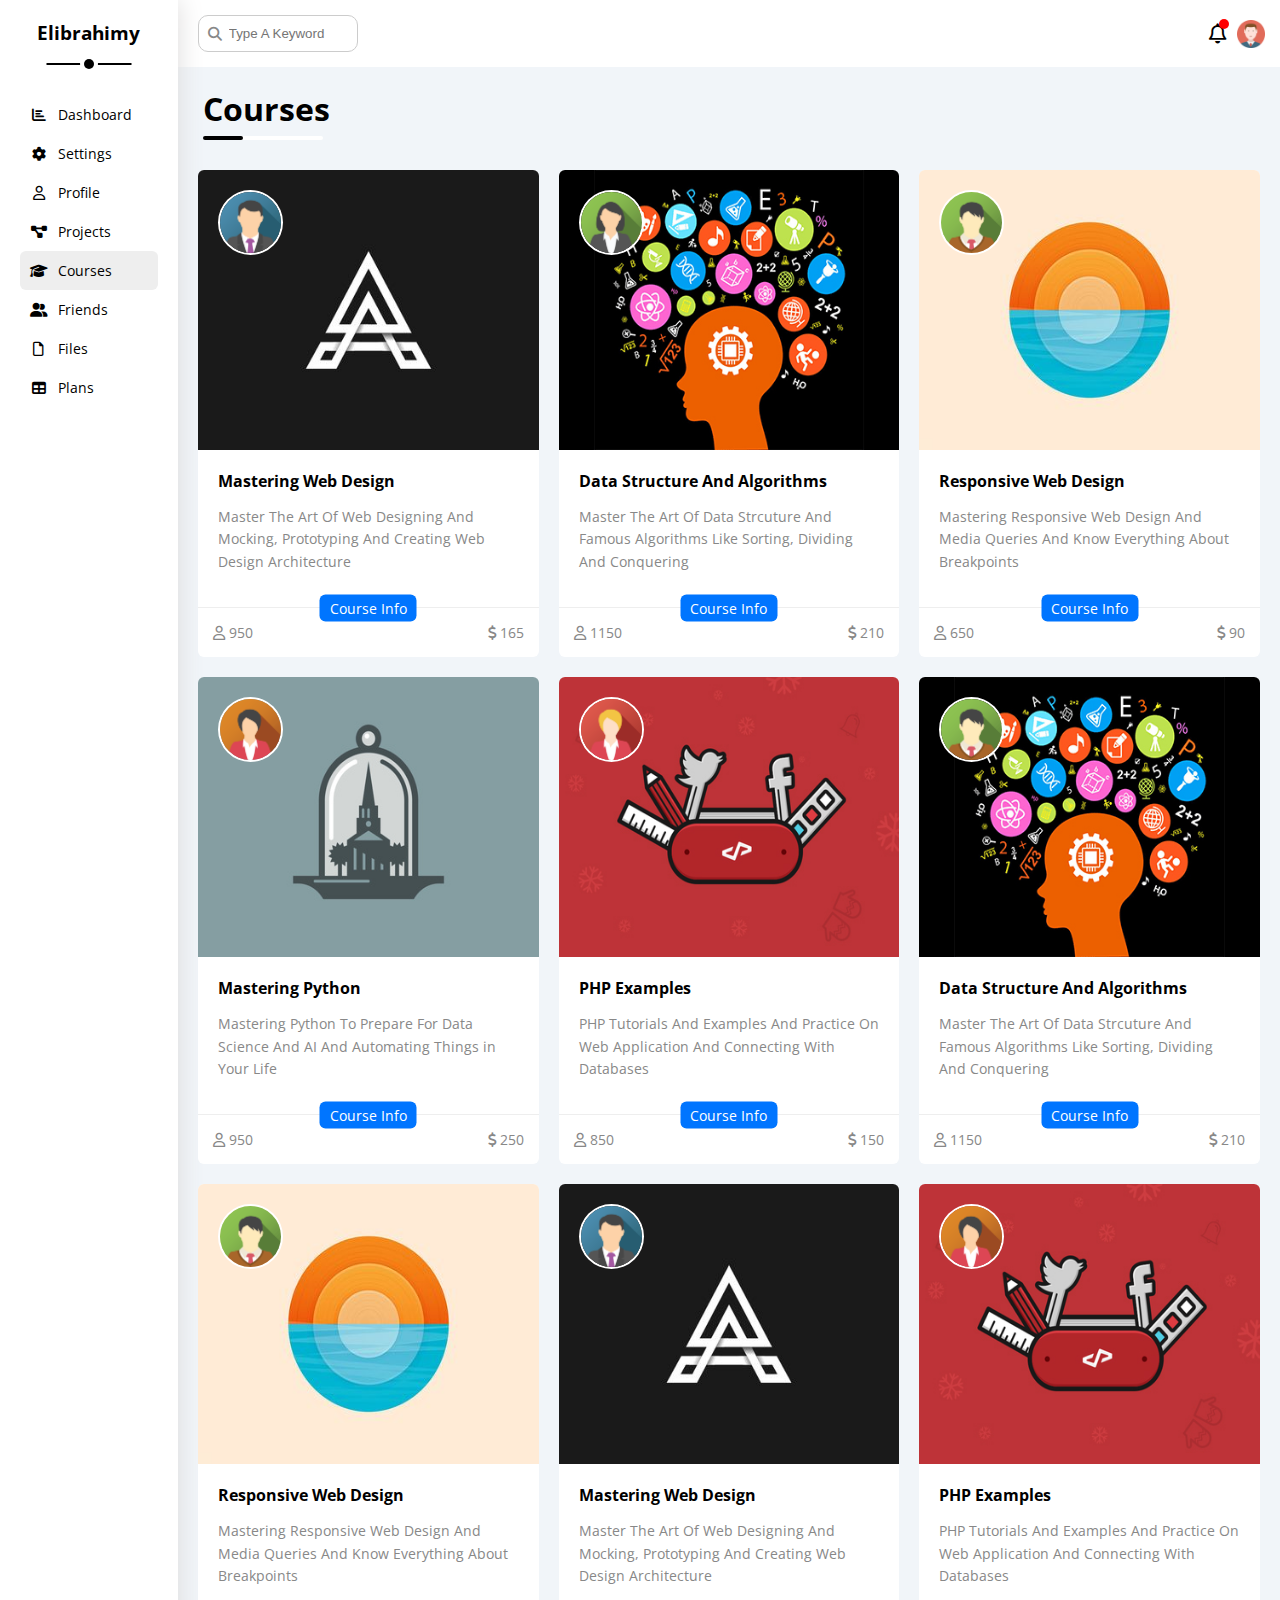
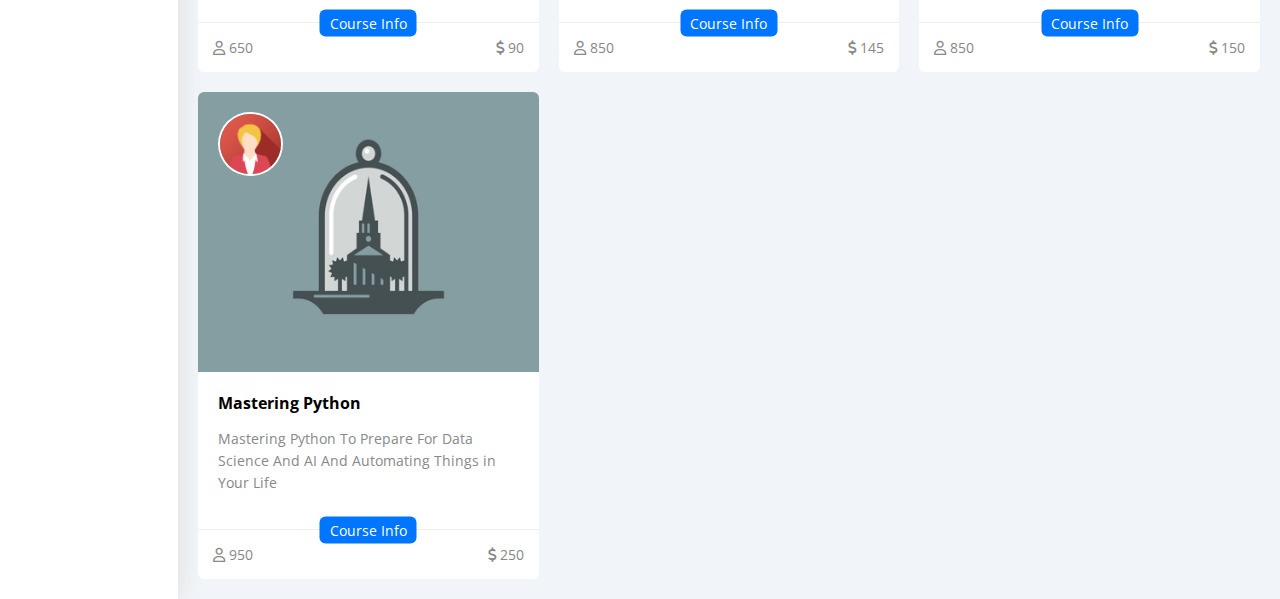
<file: sections/courses.html>
<!DOCTYPE html>
<html lang="en">
  <head>
    <meta charset="UTF-8" />
    <meta http-equiv="X-UA-Compatible" content="IE=edge" />
    <meta name="viewport" content="width=device-width, initial-scale=1.0" />
    <title>Courses</title>
    <link rel="preconnect" href="https://fonts.googleapis.com" />
    <link rel="preconnect" href="https://fonts.gstatic.com" crossorigin />
    <link
      href="https://fonts.googleapis.com/css2?family=Open+Sans:wght@300;500&display=swap"
      rel="stylesheet"
    />
    <link rel="stylesheet" href="../css/all.min.css" />
    <link rel="stylesheet" href="../css/my-framework.css" />
    <link rel="stylesheet" href="../css/master.css" />
  </head>
  <body>
    <div class="page d-flex">
      <div class="sidebar bg-white p-20 p-relative">
        <h3 class="p-relative txt-c mt-0">Elibrahimy</h3>
        <ul>
          <li>
            <a
              class="d-flex align-center fs-14 c-black rad-6 p-10"
              href="../index.html"
            >
              <i class="fa-solid fa-chart-bar fa-fw"></i>
              <span>Dashboard</span>
            </a>
          </li>
          <li>
            <a
              class="d-flex align-center fs-14 c-black rad-6 p-10"
              href="settings.html"
            >
              <i class="fa-solid fa-gear fa-fw"></i>
              <span>Settings</span>
            </a>
          </li>
          <li>
            <a
              class="d-flex align-center fs-14 c-black rad-6 p-10"
              href="profile.html"
            >
              <i class="fa-regular fa-user fa-fw"></i>
              <span>Profile</span>
            </a>
          </li>
          <li>
            <a
              class="d-flex align-center fs-14 c-black rad-6 p-10"
              href="projects.html"
            >
              <i class="fa-solid fa-diagram-project fa-fw"></i>
              <span>Projects</span>
            </a>
          </li>
          <li>
            <a
              class="active d-flex align-center fs-14 c-black rad-6 p-10"
              href="courses.html"
            >
              <i class="fa-solid fa-graduation-cap fa-fw"></i>
              <span>Courses</span>
            </a>
          </li>
          <li>
            <a
              class="d-flex align-center fs-14 c-black rad-6 p-10"
              href="friends.html"
            >
              <i class="fa-solid fa-user-group fa-fw"></i>
              <span>Friends</span>
            </a>
          </li>
          <li>
            <a
              class="d-flex align-center fs-14 c-black rad-6 p-10"
              href="files.html"
            >
              <i class="fa-regular fa-file fa-fw"></i>
              <span>Files</span>
            </a>
          </li>
          <li>
            <a
              class="d-flex align-center fs-14 c-black rad-6 p-10"
              href="plans.html"
            >
              <i class="fa-solid fa-table fa-fw"></i>
              <span>Plans</span>
            </a>
          </li>
        </ul>
      </div>
      <div class="content w-full">
        <!-- Start Head -->
        <div class="head bg-white p-15 between-flex">
          <div class="search p-relative">
            <input
              class="p-10 rad-10"
              type="search"
              placeholder="Type A Keyword"
            />
          </div>
          <div class="icons d-flex align-center">
            <span class="notification p-relative">
              <i class="fa-regular fa-bell fa-lg"></i>
            </span>
            <img src="../imgs/avatar.png" alt="" />
          </div>
        </div>
        <!-- End Head -->
        <h1 class="p-relative">Courses</h1>
        <div class="courses-page m-20 d-grid gap-20">
          <div class="course bg-white rad-6 p-relative">
            <img class="cover" src="../imgs/course-01.jpg" alt="" />
            <img class="instructor" src="../imgs/team-01.png" alt="" />
            <div class="p-20">
              <h4 class="m-0">Mastering Web Design</h4>
              <p class="c-gray fs-14">
                Master The Art Of Web Designing And Mocking, Prototyping And
                Creating Web Design Architecture
              </p>
            </div>
            <div class="info p-relative between-flex fs-14">
              <span class="bg-blue c-white btn-shape">Course Info</span>
              <span class="c-gray"><i class="fa-regular fa-user"></i> 950</span>
              <span class="c-gray">
                <i class="fa-solid fa-dollar-sign"></i> 165
              </span>
            </div>
          </div>
          <div class="course bg-white rad-6 p-relative">
            <img class="cover" src="../imgs/course-02.jpg" alt="" />
            <img class="instructor" src="../imgs/team-02.png" alt="" />
            <div class="p-20">
              <h4 class="m-0">Data Structure And Algorithms</h4>
              <p class="c-gray fs-14">
                Master The Art Of Data Strcuture And Famous Algorithms Like
                Sorting, Dividing And Conquering
              </p>
            </div>
            <div class="info p-relative between-flex fs-14">
              <span class="bg-blue c-white btn-shape">Course Info</span>
              <span class="c-gray"
                ><i class="fa-regular fa-user"></i> 1150</span
              >
              <span class="c-gray">
                <i class="fa-solid fa-dollar-sign"></i> 210
              </span>
            </div>
          </div>
          <div class="course bg-white rad-6 p-relative">
            <img class="cover" src="../imgs/course-03.jpg" alt="" />
            <img class="instructor" src="../imgs/team-03.png" alt="" />
            <div class="p-20">
              <h4 class="m-0">Responsive Web Design</h4>
              <p class="c-gray fs-14">
                Mastering Responsive Web Design And Media Queries And Know
                Everything About Breakpoints
              </p>
            </div>
            <div class="info p-relative between-flex fs-14">
              <span class="bg-blue c-white btn-shape">Course Info</span>
              <span class="c-gray"><i class="fa-regular fa-user"></i> 650</span>
              <span class="c-gray">
                <i class="fa-solid fa-dollar-sign"></i> 90
              </span>
            </div>
          </div>
          <div class="course bg-white rad-6 p-relative">
            <img class="cover" src="../imgs/course-04.jpg" alt="" />
            <img class="instructor" src="../imgs/team-04.png" alt="" />
            <div class="p-20">
              <h4 class="m-0">Mastering Python</h4>
              <p class="c-gray fs-14">
                Mastering Python To Prepare For Data Science And AI And
                Automating Things in Your Life
              </p>
            </div>
            <div class="info p-relative between-flex fs-14">
              <span class="bg-blue c-white btn-shape">Course Info</span>
              <span class="c-gray"><i class="fa-regular fa-user"></i> 950</span>
              <span class="c-gray">
                <i class="fa-solid fa-dollar-sign"></i> 250
              </span>
            </div>
          </div>
          <div class="course bg-white rad-6 p-relative">
            <img class="cover" src="../imgs/course-05.jpg" alt="" />
            <img class="instructor" src="../imgs/team-05.png" alt="" />
            <div class="p-20">
              <h4 class="m-0">PHP Examples</h4>
              <p class="c-gray fs-14">
                PHP Tutorials And Examples And Practice On Web Application And
                Connecting With Databases
              </p>
            </div>
            <div class="info p-relative between-flex fs-14">
              <span class="bg-blue c-white btn-shape">Course Info</span>
              <span class="c-gray"><i class="fa-regular fa-user"></i> 850</span>
              <span class="c-gray">
                <i class="fa-solid fa-dollar-sign"></i> 150
              </span>
            </div>
          </div>
          <div class="course bg-white rad-6 p-relative">
            <img class="cover" src="../imgs/course-02.jpg" alt="" />
            <img class="instructor" src="../imgs/team-03.png" alt="" />
            <div class="p-20">
              <h4 class="m-0">Data Structure And Algorithms</h4>
              <p class="c-gray fs-14">
                Master The Art Of Data Strcuture And Famous Algorithms Like
                Sorting, Dividing And Conquering
              </p>
            </div>
            <div class="info p-relative between-flex fs-14">
              <span class="bg-blue c-white btn-shape">Course Info</span>
              <span class="c-gray"
                ><i class="fa-regular fa-user"></i> 1150</span
              >
              <span class="c-gray">
                <i class="fa-solid fa-dollar-sign"></i> 210
              </span>
            </div>
          </div>
          <div class="course bg-white rad-6 p-relative">
            <img class="cover" src="../imgs/course-03.jpg" alt="" />
            <img class="instructor" src="../imgs/team-03.png" alt="" />
            <div class="p-20">
              <h4 class="m-0">Responsive Web Design</h4>
              <p class="c-gray fs-14">
                Mastering Responsive Web Design And Media Queries And Know
                Everything About Breakpoints
              </p>
            </div>
            <div class="info p-relative between-flex fs-14">
              <span class="bg-blue c-white btn-shape">Course Info</span>
              <span class="c-gray"><i class="fa-regular fa-user"></i> 650</span>
              <span class="c-gray">
                <i class="fa-solid fa-dollar-sign"></i> 90
              </span>
            </div>
          </div>
          <div class="course bg-white rad-6 p-relative">
            <img class="cover" src="../imgs/course-01.jpg" alt="" />
            <img class="instructor" src="../imgs/team-01.png" alt="" />
            <div class="p-20">
              <h4 class="m-0">Mastering Web Design</h4>
              <p class="c-gray fs-14">
                Master The Art Of Web Designing And Mocking, Prototyping And
                Creating Web Design Architecture
              </p>
            </div>
            <div class="info p-relative between-flex fs-14">
              <span class="bg-blue c-white btn-shape">Course Info</span>
              <span class="c-gray"><i class="fa-regular fa-user"></i> 850</span>
              <span class="c-gray">
                <i class="fa-solid fa-dollar-sign"></i> 145
              </span>
            </div>
          </div>
          <div class="course bg-white rad-6 p-relative">
            <img class="cover" src="../imgs/course-05.jpg" alt="" />
            <img class="instructor" src="../imgs/team-04.png" alt="" />
            <div class="p-20">
              <h4 class="m-0">PHP Examples</h4>
              <p class="c-gray fs-14">
                PHP Tutorials And Examples And Practice On Web Application And
                Connecting With Databases
              </p>
            </div>
            <div class="info p-relative between-flex fs-14">
              <span class="bg-blue c-white btn-shape">Course Info</span>
              <span class="c-gray"><i class="fa-regular fa-user"></i> 850</span>
              <span class="c-gray">
                <i class="fa-solid fa-dollar-sign"></i> 150
              </span>
            </div>
          </div>
          <div class="course bg-white rad-6 p-relative">
            <img class="cover" src="../imgs/course-04.jpg" alt="" />
            <img class="instructor" src="../imgs/team-05.png" alt="" />
            <div class="p-20">
              <h4 class="m-0">Mastering Python</h4>
              <p class="c-gray fs-14">
                Mastering Python To Prepare For Data Science And AI And
                Automating Things in Your Life
              </p>
            </div>
            <div class="info p-relative between-flex fs-14">
              <span class="bg-blue c-white btn-shape">Course Info</span>
              <span class="c-gray"><i class="fa-regular fa-user"></i> 950</span>
              <span class="c-gray">
                <i class="fa-solid fa-dollar-sign"></i> 250
              </span>
            </div>
          </div>
        </div>
      </div>
    </div>
  </body>
</html>
</file>
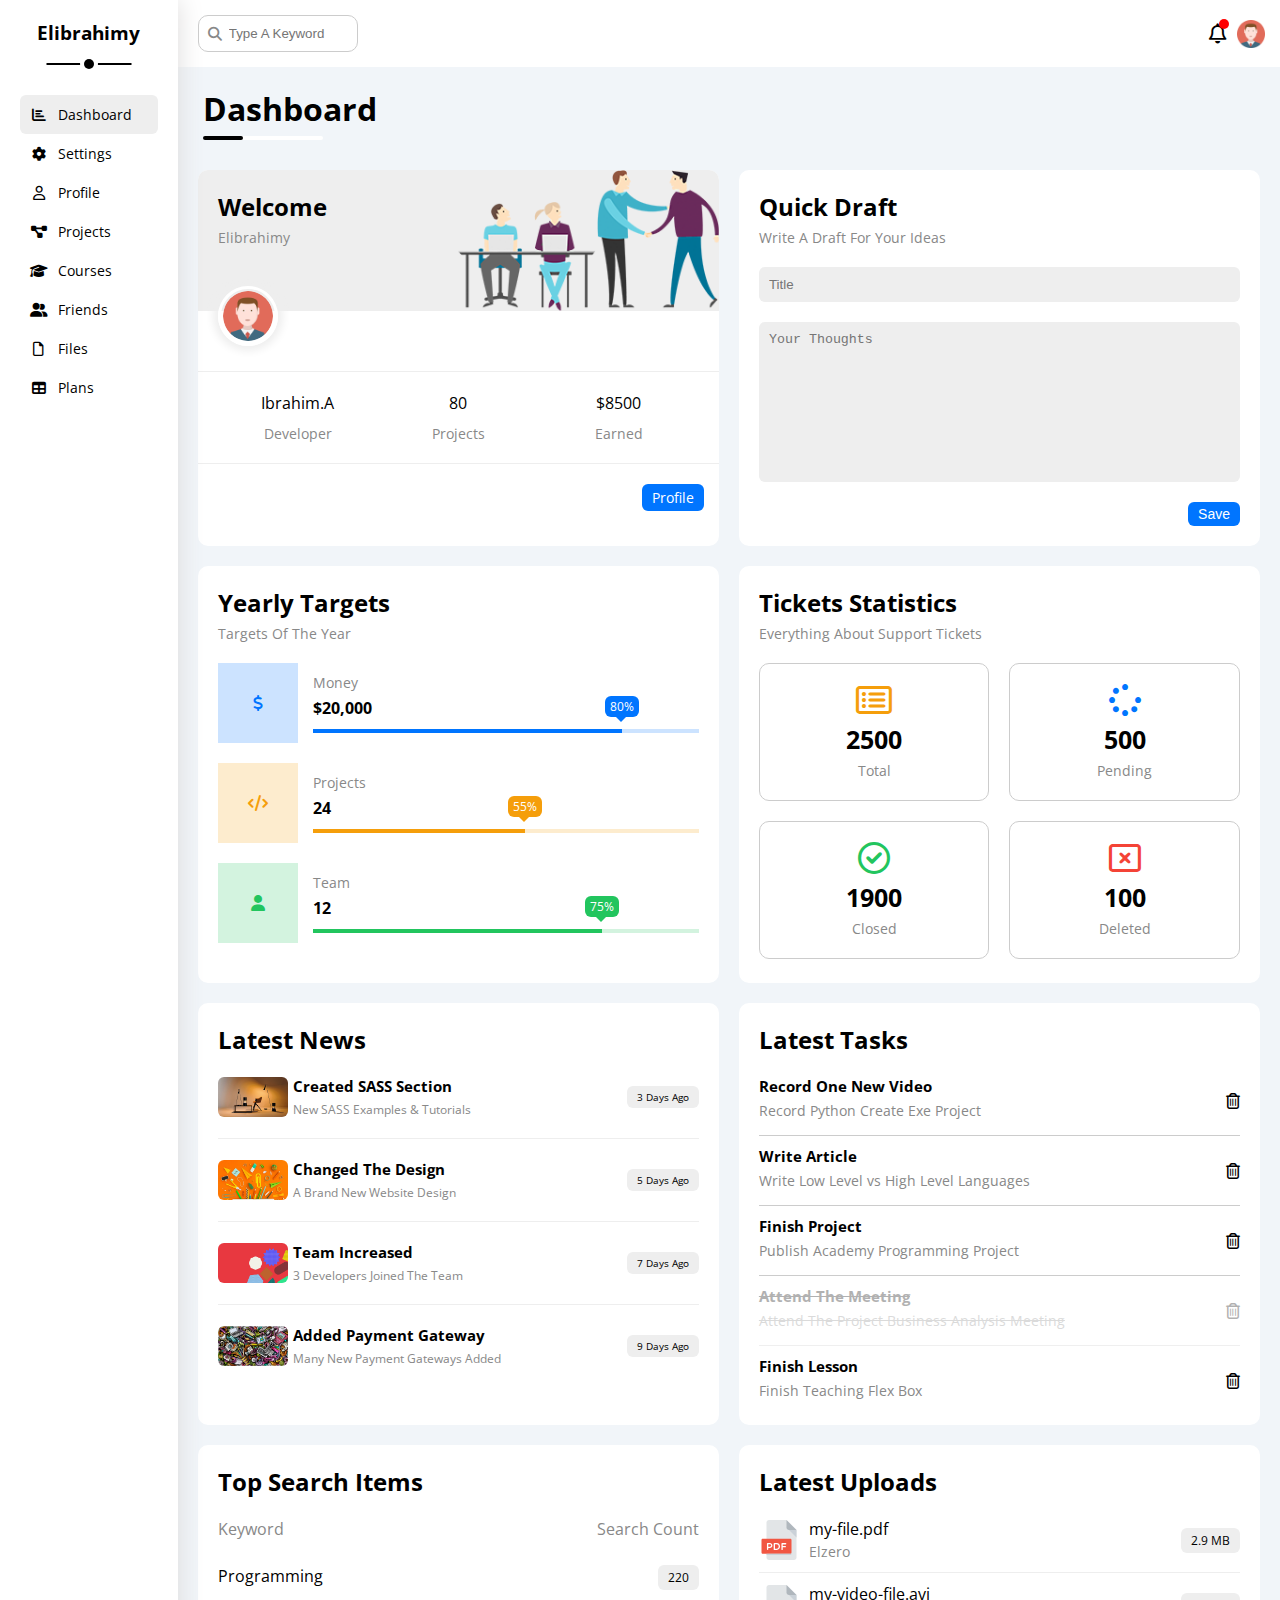
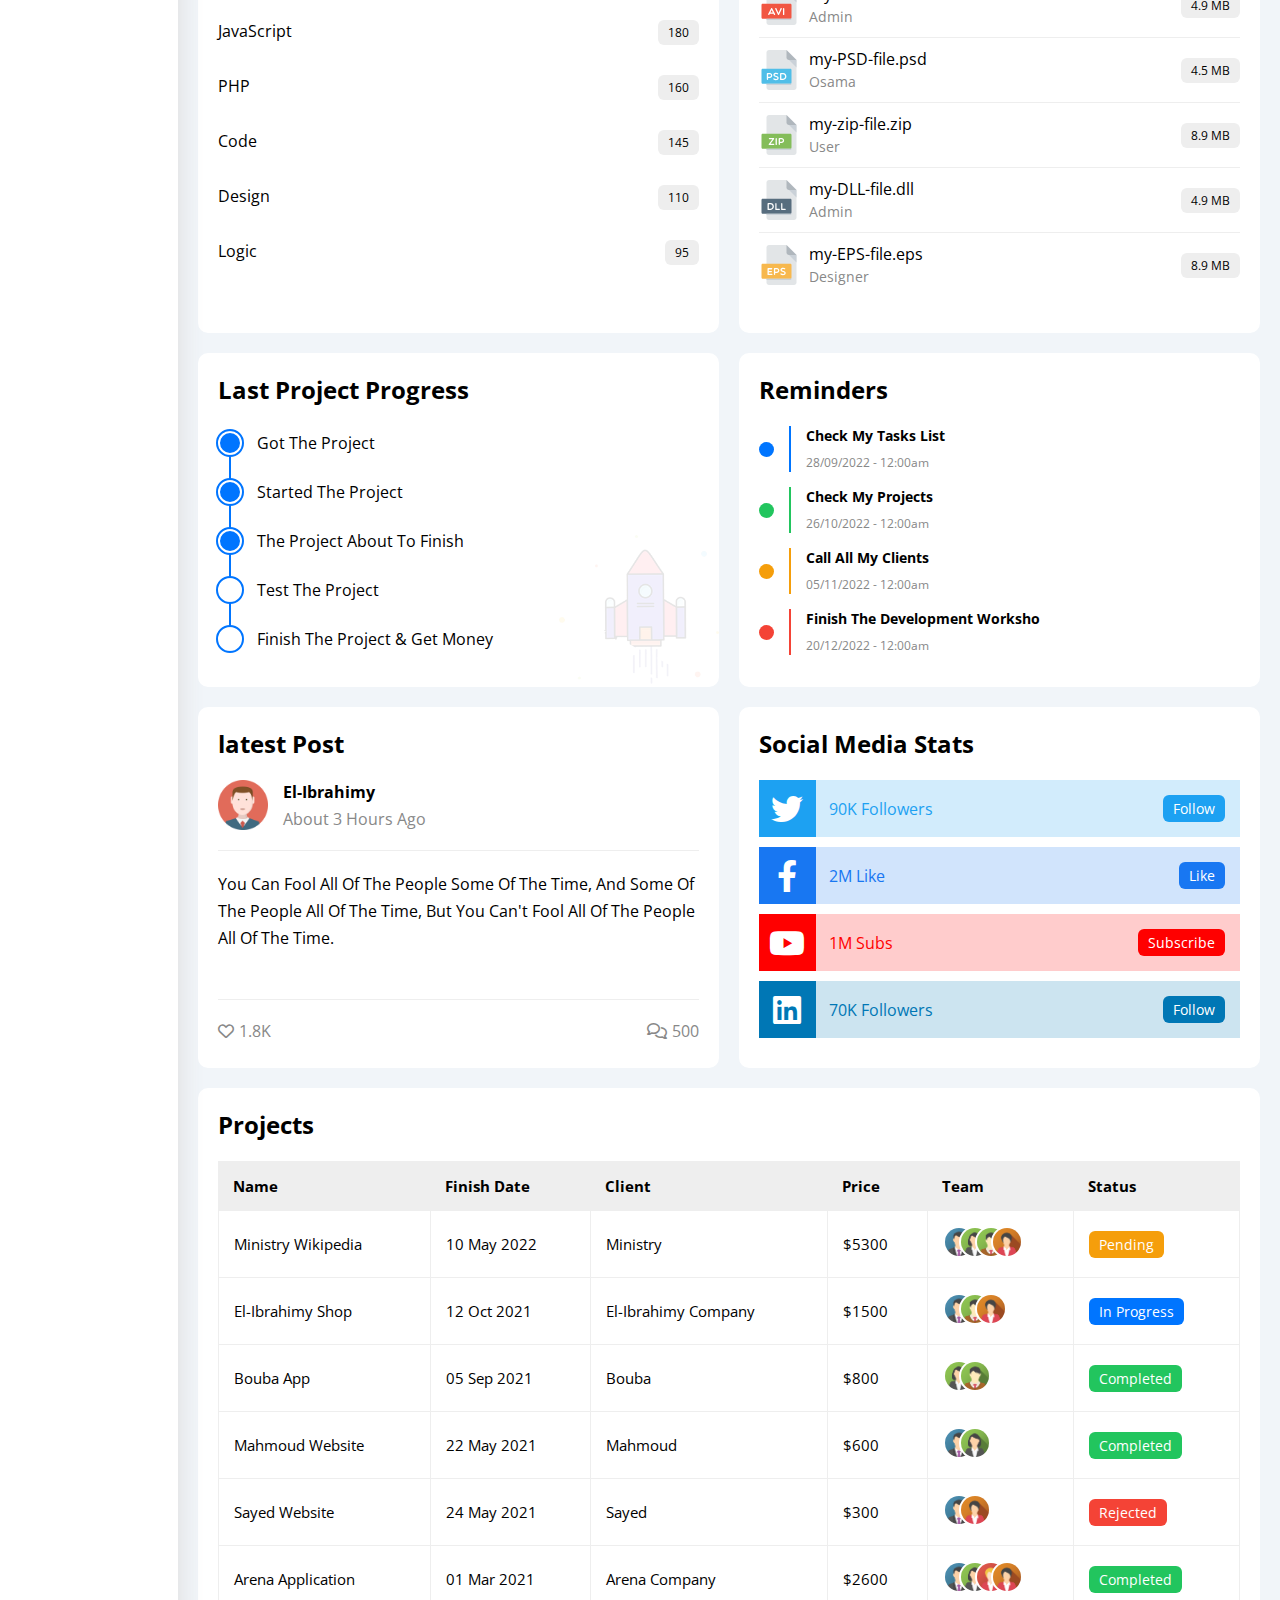
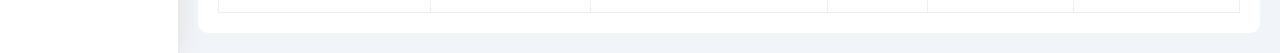
<file: sections/dashboard.html>
<!DOCTYPE html>
<html lang="en">
  <head>
    <meta charset="UTF-8" />
    <meta http-equiv="X-UA-Compatible" content="IE=edge" />
    <meta name="viewport" content="width=device-width, initial-scale=1.0" />
    <title>Dashboard</title>
    <link rel="preconnect" href="https://fonts.googleapis.com" />
    <link rel="preconnect" href="https://fonts.gstatic.com" crossorigin />
    <link
      href="https://fonts.googleapis.com/css2?family=Open+Sans:wght@300;500&display=swap"
      rel="stylesheet"
    />
    <link rel="stylesheet" href="../css/all.min.css" />
    <link rel="stylesheet" href="../css/my-framework.css" />
    <link rel="stylesheet" href="../css/master.css" />
  </head>
  <body>
    <div class="page d-flex">
      <div class="sidebar bg-white p-20 p-relative">
        <h3 class="p-relative txt-c mt-0">Elibrahimy</h3>
        <ul>
          <li>
            <a
              class="active d-flex align-center fs-14 c-black rad-6 p-10"
              href="index.html"
            >
              <i class="fa-solid fa-chart-bar fa-fw"></i>
              <span>Dashboard</span>
            </a>
          </li>
          <li>
            <a
              class="d-flex align-center fs-14 c-black rad-6 p-10"
              href="settings.html"
            >
              <i class="fa-solid fa-gear fa-fw"></i>
              <span>Settings</span>
            </a>
          </li>
          <li>
            <a
              class="d-flex align-center fs-14 c-black rad-6 p-10"
              href="profile.html"
            >
              <i class="fa-regular fa-user fa-fw"></i>
              <span>Profile</span>
            </a>
          </li>
          <li>
            <a
              class="d-flex align-center fs-14 c-black rad-6 p-10"
              href="projects.html"
            >
              <i class="fa-solid fa-diagram-project fa-fw"></i>
              <span>Projects</span>
            </a>
          </li>
          <li>
            <a
              class="d-flex align-center fs-14 c-black rad-6 p-10"
              href="courses.html"
            >
              <i class="fa-solid fa-graduation-cap fa-fw"></i>
              <span>Courses</span>
            </a>
          </li>
          <li>
            <a
              class="d-flex align-center fs-14 c-black rad-6 p-10"
              href="friends.html"
            >
              <i class="fa-solid fa-user-group fa-fw"></i>
              <span>Friends</span>
            </a>
          </li>
          <li>
            <a
              class="d-flex align-center fs-14 c-black rad-6 p-10"
              href="files.html"
            >
              <i class="fa-regular fa-file fa-fw"></i>
              <span>Files</span>
            </a>
          </li>
          <li>
            <a
              class="d-flex align-center fs-14 c-black rad-6 p-10"
              href="plans.html"
            >
              <i class="fa-solid fa-table fa-fw"></i>
              <span>Plans</span>
            </a>
          </li>
        </ul>
      </div>
      <div class="content w-full">
        <!-- Start Head -->
        <div class="head bg-white p-15 between-flex">
          <div class="search p-relative">
            <input
              class="p-10 rad-10"
              type="search"
              placeholder="Type A Keyword"
            />
          </div>
          <div class="icons d-flex align-center">
            <span class="notification p-relative">
              <i class="fa-regular fa-bell fa-lg"></i>
            </span>
            <img src="../imgs/avatar.png" alt="" />
          </div>
        </div>
        <!-- End Head -->
        <h1 class="p-relative">Dashboard</h1>
        <div class="wrapper d-grid gap-20">
          <!-- Start Welcome Widget -->
          <div class="welcome bg-white rad-10 txt-c-mobile block-mobile">
            <div class="intro p-20 d-flex space-between bg-eee">
              <div>
                <h2 class="m-0">Welcome</h2>
                <p class="c-gray mt-5 fs-14">Elibrahimy</p>
              </div>
              <!-- <img src="./imgs/welcome.png" alt=""> -->
            </div>
            <img src="../imgs/avatar.png" alt="" class="avatar" />
            <div class="body txt-c d-flex p-20 mt-20 mb-20 block-mobile">
              <div>
                Ibrahim.A
                <span class="d-block c-gray fs-14 mt-10">Developer</span>
              </div>
              <div>
                80 <span class="d-block c-gray fs-14 mt-10">Projects</span>
              </div>
              <div>
                $8500 <span class="d-block c-gray fs-14 mt-10">Earned</span>
              </div>
            </div>
            <a
              href="profile.html"
              class="visit d-block fs-14 bg-blue c-white w-fit btn-shape"
              >Profile</a
            >
          </div>
          <!-- Start Welcome Widget -->
          <!-- Start Quick Draft Widget -->
          <div class="quick-draft p-20 bg-white rad-10">
            <h2 class="mt-0 mb-0">Quick Draft</h2>
            <p class="mt-5 mb-20 c-gray fs-14">Write A Draft For Your Ideas</p>
            <form action="" class="">
              <input
                class="d-block mb-20 p-10 w-full b-none bg-eee rad-6"
                type="text"
                placeholder="Title"
              />
              <textarea
                class="d-block mb-20 p-10 w-full b-none bg-eee rad-6"
                placeholder="Your Thoughts"
              ></textarea>
              <input
                class="save d-block b-none fs-14 bg-blue c-white btn-shape"
                type="submit"
                value="Save"
              />
            </form>
          </div>
          <!-- End Quick Draft Widget -->
          <!-- Start Targets Widget -->
          <div class="targets p-20 bg-white rad-10">
            <h2 class="mt-0 mb-0">Yearly Targets</h2>
            <p class="mt-5 mb-20 c-gray fs-14">Targets Of The Year</p>
            <div class="target-row mb-20 money center-flex">
              <div class="icon center-flex">
                <i class="fa-solid fa-dollar-sign c-blue"></i>
              </div>
              <div class="details">
                <span class="d-block c-gray fs-14">Money</span>
                <span class="d-block mt-5 mb-10 fw-bold">$20,000</span>
                <div class="progress p-relative">
                  <span class="bg-blue money-bar" style="width: 80%">
                    <span class="bg-blue">80%</span>
                  </span>
                </div>
              </div>
            </div>
            <div class="target-row mb-20 projects center-flex">
              <div class="icon center-flex">
                <i class="fa-solid fa-code c-orange"></i>
              </div>
              <div class="details">
                <span class="d-block c-gray fs-14">Projects</span>
                <span class="d-block mt-5 mb-10 fw-bold">24</span>
                <div class="progress p-relative">
                  <span class="bg-orange projects-bar" style="width: 55%">
                    <span class="bg-orange">55%</span>
                  </span>
                </div>
              </div>
            </div>
            <div class="target-row mb-20 team center-flex">
              <div class="icon center-flex">
                <i class="fa-solid fa-user c-green"></i>
              </div>
              <div class="details">
                <span class="d-block c-gray fs-14">Team</span>
                <span class="d-block mt-5 mb-10 fw-bold">12</span>
                <div class="progress p-relative">
                  <span class="bg-green team-bar" style="width: 75%">
                    <span class="bg-green">75%</span>
                  </span>
                </div>
              </div>
            </div>
          </div>
          <!-- End Targets Widget -->
          <!-- Start Tickets Widget -->
          <div class="ttickets p-20 bg-white rad-10">
            <h2 class="m-0">Tickets Statistics</h2>
            <p class="mt-5 mb-20 c-gray fs-14">
              Everything About Support Tickets
            </p>
            <div class="d-flex txt-c gap-20 f-wrap">
              <div class="box p-20 rad-10">
                <i class="fa-regular fa-rectangle-list fa-2x c-orange"></i>
                <span class="d-block c-black fw-bold fs-25 mt-5 mb-5"
                  >2500</span
                >
                <span class="d-block c-gray fs-14">Total</span>
              </div>
              <div class="box p-20 rad-10">
                <i class="fa-solid fa-spinner fa-2x c-blue"></i>
                <span class="d-block c-black fw-bold fs-25 mt-5 mb-5">500</span>
                <span class="d-block c-gray fs-14">Pending</span>
              </div>
              <div class="box p-20 rad-10">
                <i class="fa-regular fa-circle-check fa-2x c-green"></i>
                <span class="d-block c-black fw-bold fs-25 mt-5 mb-5"
                  >1900</span
                >
                <span class="d-block c-gray fs-14">Closed</span>
              </div>
              <div class="box p-20 rad-10">
                <i class="fa-regular fa-rectangle-xmark fa-2x c-red"></i>
                <span class="d-block c-black fw-bold fs-25 mt-5 mb-5">100</span>
                <span class="d-block c-gray fs-14">Deleted</span>
              </div>
            </div>
          </div>
          <!-- End Tickets Widget -->
          <!-- Start Latest News Widget -->
          <div class="latest-news p-20 bg-white rad-10">
            <h2 class="mt-0 mb-20">Latest News</h2>
            <div class="news-row d-flex align-center txt-c-mobile">
              <img class="rad-6" src="../imgs/news-01.png" alt="" />
              <div class="info">
                <h3 class="mb-5 mt-0">Created SASS Section</h3>
                <p class="m-0 fs-12 c-gray">New SASS Examples & Tutorials</p>
              </div>
              <span class="btn-shape bg-eee fs-10 label">3 Days Ago</span>
            </div>
            <div class="news-row d-flex align-center txt-c-mobile">
              <img class="rad-6" src="../imgs/news-02.png" alt="" />
              <div class="info">
                <h3 class="mb-5 mt-0">Changed The Design</h3>
                <p class="m-0 fs-12 c-gray">A Brand New Website Design</p>
              </div>
              <span class="btn-shape bg-eee fs-10 label">5 Days Ago</span>
            </div>
            <div class="news-row d-flex align-center txt-c-mobile">
              <img class="rad-6" src="../imgs/news-03.png" alt="" />
              <div class="info">
                <h3 class="mb-5 mt-0">Team Increased</h3>
                <p class="m-0 fs-12 c-gray">3 Developers Joined The Team</p>
              </div>
              <span class="btn-shape bg-eee fs-10 label">7 Days Ago</span>
            </div>
            <div class="news-row d-flex align-center txt-c-mobile">
              <img class="rad-6" src="../imgs/news-04.png" alt="" />
              <div class="info">
                <h3 class="mb-5 mt-0">Added Payment Gateway</h3>
                <p class="m-0 fs-12 c-gray">Many New Payment Gateways Added</p>
              </div>
              <span class="btn-shape bg-eee fs-10 label">9 Days Ago</span>
            </div>
          </div>
          <!-- End Latest News Widget -->
          <!-- Start Tasks Widget -->
          <div class="tasks p-20 bg-white rad-10">
            <h2 class="mb-20 mt-0">Latest Tasks</h2>
            <div class="task-row between-flex">
              <div class="info">
                <h3 class="mt-0 mb-5 fs-15">Record One New Video</h3>
                <p class="mt-0 mb-5 c-gray fs-14">
                  Record Python Create Exe Project
                </p>
              </div>
              <i class="fa-regular fa-trash-can delete"></i>
            </div>
            <div class="task-row between-flex">
              <div class="info">
                <h3 class="mt-0 mb-5 fs-15">Write Article</h3>
                <p class="mt-0 mb-5 c-gray fs-14">
                  Write Low Level vs High Level Languages
                </p>
              </div>
              <i class="fa-regular fa-trash-can delete"></i>
            </div>
            <div class="task-row between-flex">
              <div class="info">
                <h3 class="mt-0 mb-5 fs-15">Finish Project</h3>
                <p class="mt-0 mb-5 c-gray fs-14">
                  Publish Academy Programming Project
                </p>
              </div>
              <i class="fa-regular fa-trash-can delete"></i>
            </div>
            <div class="task-row between-flex done">
              <div class="info">
                <h3 class="mt-0 mb-5 fs-15">Attend The Meeting</h3>
                <p class="mt-0 mb-5 c-gray fs-14">
                  Attend The Project Business Analysis Meeting
                </p>
              </div>
              <i class="fa-regular fa-trash-can delete"></i>
            </div>
            <div class="task-row between-flex">
              <div class="info">
                <h3 class="mt-0 mb-5 fs-15">Finish Lesson</h3>
                <p class="mt-0 mb-5 c-gray fs-14">Finish Teaching Flex Box</p>
              </div>
              <i class="fa-regular fa-trash-can delete"></i>
            </div>
          </div>
          <!-- End Tasks Widget -->
          <!-- Start Top Search Word Widget -->
          <div class="search-items p-20 bg-white rad-10">
            <h2 class="mt-0 mb-20">Top Search Items</h2>
            <div class="items-head c-gray mb-10 d-flex space-between">
              <span>Keyword</span><span>Search Count</span>
            </div>
            <div class="item d-flex space-between pt-15 pb-15">
              <span>Programming</span>
              <span class="bg-eee fs-12 btn-shape">220</span>
            </div>
            <div class="item d-flex space-between pt-15 pb-15">
              <span>JavaScript</span>
              <span class="bg-eee fs-12 btn-shape">180</span>
            </div>
            <div class="item d-flex space-between pt-15 pb-15">
              <span>PHP</span>
              <span class="bg-eee fs-12 btn-shape">160</span>
            </div>
            <div class="item d-flex space-between pt-15 pb-15">
              <span>Code</span>
              <span class="bg-eee fs-12 btn-shape">145</span>
            </div>
            <div class="item d-flex space-between pt-15 pb-15">
              <span>Design</span>
              <span class="bg-eee fs-12 btn-shape">110</span>
            </div>
            <div class="item d-flex space-between pt-15 pb-15">
              <span>Logic</span>
              <span class="bg-eee fs-12 btn-shape">95</span>
            </div>
          </div>
          <!-- End Top Search Word Widget -->
          <!-- Start Latest Uploads Widget -->
          <div class="latest-uploads p-20 bg-white rad-10">
            <h2 class="mt-0 mb-20">Latest Uploads</h2>
            <ul>
              <li class="between-flex pb-10 mb-10">
                <div class="d-flex align-center">
                  <img class="mr-10" src="../imgs/pdf.svg" />
                  <div>
                    <span class="d-block">my-file.pdf</span>
                    <span class="fs-14 c-gray">Elzero</span>
                  </div>
                </div>
                <span class="bg-eee fs-12 btn-shape">2.9 MB</span>
              </li>
              <li class="between-flex pb-10 mb-10">
                <div class="d-flex align-center">
                  <img class="mr-10" src="../imgs/avi.svg" />
                  <div>
                    <span class="d-block">my-video-file.avi</span>
                    <span class="fs-14 c-gray">Admin</span>
                  </div>
                </div>
                <span class="bg-eee fs-12 btn-shape">4.9 MB</span>
              </li>
              <li class="between-flex pb-10 mb-10">
                <div class="d-flex align-center">
                  <img class="mr-10" src="../imgs/psd.svg" />
                  <div>
                    <span class="d-block">my-PSD-file.psd</span>
                    <span class="fs-14 c-gray">Osama</span>
                  </div>
                </div>
                <span class="bg-eee fs-12 btn-shape">4.5 MB</span>
              </li>
              <li class="between-flex pb-10 mb-10">
                <div class="d-flex align-center">
                  <img class="mr-10" src="../imgs/zip.svg" />
                  <div>
                    <span class="d-block">my-zip-file.zip</span>
                    <span class="fs-14 c-gray">User</span>
                  </div>
                </div>
                <span class="bg-eee fs-12 btn-shape">8.9 MB</span>
              </li>
              <li class="between-flex pb-10 mb-10">
                <div class="d-flex align-center">
                  <img class="mr-10" src="../imgs/dll.svg" />
                  <div>
                    <span class="d-block">my-DLL-file.dll</span>
                    <span class="fs-14 c-gray">Admin</span>
                  </div>
                </div>
                <span class="bg-eee fs-12 btn-shape">4.9 MB</span>
              </li>
              <li class="between-flex pb-10 mb-10">
                <div class="d-flex align-center">
                  <img class="mr-10" src="../imgs/eps.svg" />
                  <div>
                    <span class="d-block">my-EPS-file.eps</span>
                    <span class="fs-14 c-gray">Designer</span>
                  </div>
                </div>
                <span class="bg-eee fs-12 btn-shape">8.9 MB</span>
              </li>
            </ul>
          </div>
          <!-- End Latest Uploads Widget -->
          <!-- Start Last Project Progress Widget -->
          <div class="last-project p-20 bg-white rad-10 p-relative">
            <h2 class="mt-0 mb-20">Last Project Progress</h2>
            <ul class="p-relative">
              <li class="mt-25 d-flex align-center done">Got The Project</li>
              <li class="mt-25 d-flex align-center done">
                Started The Project
              </li>
              <li class="mt-25 d-flex align-center done">
                The Project About To Finish
              </li>
              <li class="mt-25 d-flex align-center current">
                Test The Project
              </li>
              <li class="mt-25 d-flex align-center">
                Finish The Project & Get Money
              </li>
            </ul>
            <img class="launch-icon hide-mobile" src="../imgs/project.png" />
          </div>
          <!-- End Last Project Progress Widget -->
          <!-- Start Reminders Widget -->
          <div class="reminders p-20 bg-white rad-10 p-relative">
            <h2 class="mt-0 mb-20">Reminders</h2>
            <ul class="m-0">
              <li class="d-flex align-center mt-15">
                <span class="key bg-blue mr-15 d-block rad-half"></span>
                <div class="pl-15 blue">
                  <p class="fs-14 fw-bold mt-0 mb-5">Check My Tasks List</p>
                  <span class="fs-12 c-gray">28/09/2022 - 12:00am</span>
                </div>
              </li>
              <li class="d-flex align-center mt-15">
                <span class="key bg-green mr-15 d-block rad-half"></span>
                <div class="pl-15 green">
                  <p class="fs-14 fw-bold mt-0 mb-5">Check My Projects</p>
                  <span class="fs-12 c-gray">26/10/2022 - 12:00am</span>
                </div>
              </li>
              <li class="d-flex align-center mt-15">
                <span class="key bg-orange mr-15 d-block rad-half"></span>
                <div class="pl-15 orange">
                  <p class="fs-14 fw-bold mt-0 mb-5">Call All My Clients</p>
                  <span class="fs-12 c-gray">05/11/2022 - 12:00am</span>
                </div>
              </li>
              <li class="d-flex align-center mt-15">
                <span class="key bg-red mr-15 d-block rad-half"></span>
                <div class="pl-15 red">
                  <p class="fs-14 fw-bold mt-0 mb-5">
                    Finish The Development Worksho
                  </p>
                  <span class="fs-12 c-gray">20/12/2022 - 12:00am</span>
                </div>
              </li>
            </ul>
          </div>
          <!-- End Reminders Widget -->
          <!-- Start Latest Post Widget -->
          <div class="latest-post p-20 bg-white rad-10 p-relative">
            <h2 class="mt-0 mb-20">latest Post</h2>
            <div class="top d-flex align-center">
              <img class="avatar mr-15" src="../imgs/avatar.png" alt="" />
              <div class="info">
                <p class="mt-0 mb-5 fw-bold">El-Ibrahimy</p>
                <span class="c-gray">About 3 Hours Ago</span>
              </div>
            </div>
            <div class="post-content txt-c-mobile pt-20 pb-20 mt-20 mb-20">
              you can fool all of the people some of the time, and some of the
              people all of the time, but you can't fool all of the people all
              of the time.
            </div>
            <div class="post-stats between-flex c-gray">
              <span>1.8K</span>
              <span>500</span>
            </div>
          </div>
          <!-- End Latest Post Widget -->
          <!-- Start Social Media Stats Widget -->
          <div class="social-media p-20 bg-white rad-10">
            <h2 class="mt-0 mb-20">Social Media Stats</h2>
            <div class="box twitter p-15 mb-10 p-relative between-flex">
              <i
                class="fa-brands fa-twitter fa-2x c-white h-full center-flex"
              ></i>
              <span>90K Followers</span>
              <a class="c-white btn-shape fs-14" href="#">Follow</a>
            </div>
            <div class="box facebook p-15 mb-10 p-relative between-flex">
              <i
                class="fa-brands fa-facebook-f fa-2x c-white h-full center-flex"
              ></i>
              <span>2M Like</span>
              <a class="c-white btn-shape fs-14" href="#">Like</a>
            </div>
            <div class="box youtube p-15 mb-10 p-relative between-flex">
              <i
                class="fa-brands fa-youtube fa-2x c-white h-full center-flex"
              ></i>
              <span>1M Subs</span>
              <a class="c-white btn-shape fs-14" href="#">Subscribe</a>
            </div>
            <div class="box linkedin p-15 mb-10 p-relative between-flex">
              <i
                class="fa-brands fa-linkedin fa-2x c-white h-full center-flex"
              ></i>
              <span>70K Followers</span>
              <a class="c-white btn-shape fs-14" href="#">Follow</a>
            </div>
          </div>
          <!-- End Social Media Stats Widget -->
        </div>
        <!-- Start Projects Table -->
        <div class="projects p-20 bg-white rad-10 m-20">
          <h2 class="mt-0 mb-20">Projects</h2>
          <div class="responsive-table">
            <table class="w-full fs-15">
              <thead>
                <tr>
                  <th>Name</th>
                  <th>Finish Date</th>
                  <th>Client</th>
                  <th>Price</th>
                  <th>Team</th>
                  <th>Status</th>
                </tr>
              </thead>
              <tbody>
                <tr>
                  <td>Ministry Wikipedia</td>
                  <td>10 May 2022</td>
                  <td>Ministry</td>
                  <td>$5300</td>
                  <td>
                    <img src="../imgs/team-01.png" alt="" />
                    <img src="../imgs/team-02.png" alt="" />
                    <img src="../imgs/team-03.png" alt="" />
                    <img src="../imgs/team-04.png" alt="" />
                  </td>
                  <td>
                    <span class="label fs-14 bg-orange c-white btn-shape"
                      >Pending</span
                    >
                  </td>
                </tr>
                <tr>
                  <td>El-Ibrahimy Shop</td>
                  <td>12 Oct 2021</td>
                  <td>El-Ibrahimy Company</td>
                  <td>$1500</td>
                  <td>
                    <img src="../imgs/team-01.png" alt="" />
                    <img src="../imgs/team-03.png" alt="" />
                    <img src="../imgs/team-04.png" alt="" />
                  </td>
                  <td>
                    <span class="label fs-14 bg-blue c-white btn-shape"
                      >In Progress</span
                    >
                  </td>
                </tr>
                <tr>
                  <td>Bouba App</td>
                  <td>05 Sep 2021</td>
                  <td>Bouba</td>
                  <td>$800</td>
                  <td>
                    <img src="../imgs/team-02.png" alt="" />
                    <img src="../imgs/team-03.png" alt="" />
                  </td>
                  <td>
                    <span class="label fs-14 bg-green c-white btn-shape"
                      >Completed</span
                    >
                  </td>
                </tr>
                <tr>
                  <td>Mahmoud Website</td>
                  <td>22 May 2021</td>
                  <td>Mahmoud</td>
                  <td>$600</td>
                  <td>
                    <img src="../imgs/team-01.png" alt="" />
                    <img src="../imgs/team-02.png" alt="" />
                  </td>
                  <td>
                    <span class="label fs-14 bg-green c-white btn-shape"
                      >Completed</span
                    >
                  </td>
                </tr>
                <tr>
                  <td>Sayed Website</td>
                  <td>24 May 2021</td>
                  <td>Sayed</td>
                  <td>$300</td>
                  <td>
                    <img src="../imgs/team-01.png" alt="" />
                    <img src="../imgs/team-04.png" alt="" />
                  </td>
                  <td>
                    <span class="label fs-14 bg-red c-white btn-shape"
                      >Rejected</span
                    >
                  </td>
                </tr>
                <tr>
                  <td>Arena Application</td>
                  <td>01 Mar 2021</td>
                  <td>Arena Company</td>
                  <td>$2600</td>
                  <td>
                    <img src="../imgs/team-01.png" alt="" />
                    <img src="../imgs/team-02.png" alt="" />
                    <img src="../imgs/team-05.png" alt="" />
                    <img src="../imgs/team-04.png" alt="" />
                  </td>
                  <td>
                    <span class="label fs-14 bg-green c-white btn-shape"
                      >Completed</span
                    >
                  </td>
                </tr>
              </tbody>
            </table>
          </div>
        </div>
        <!-- End Projects Table -->
      </div>
    </div>
  </body>
</html>
</file>
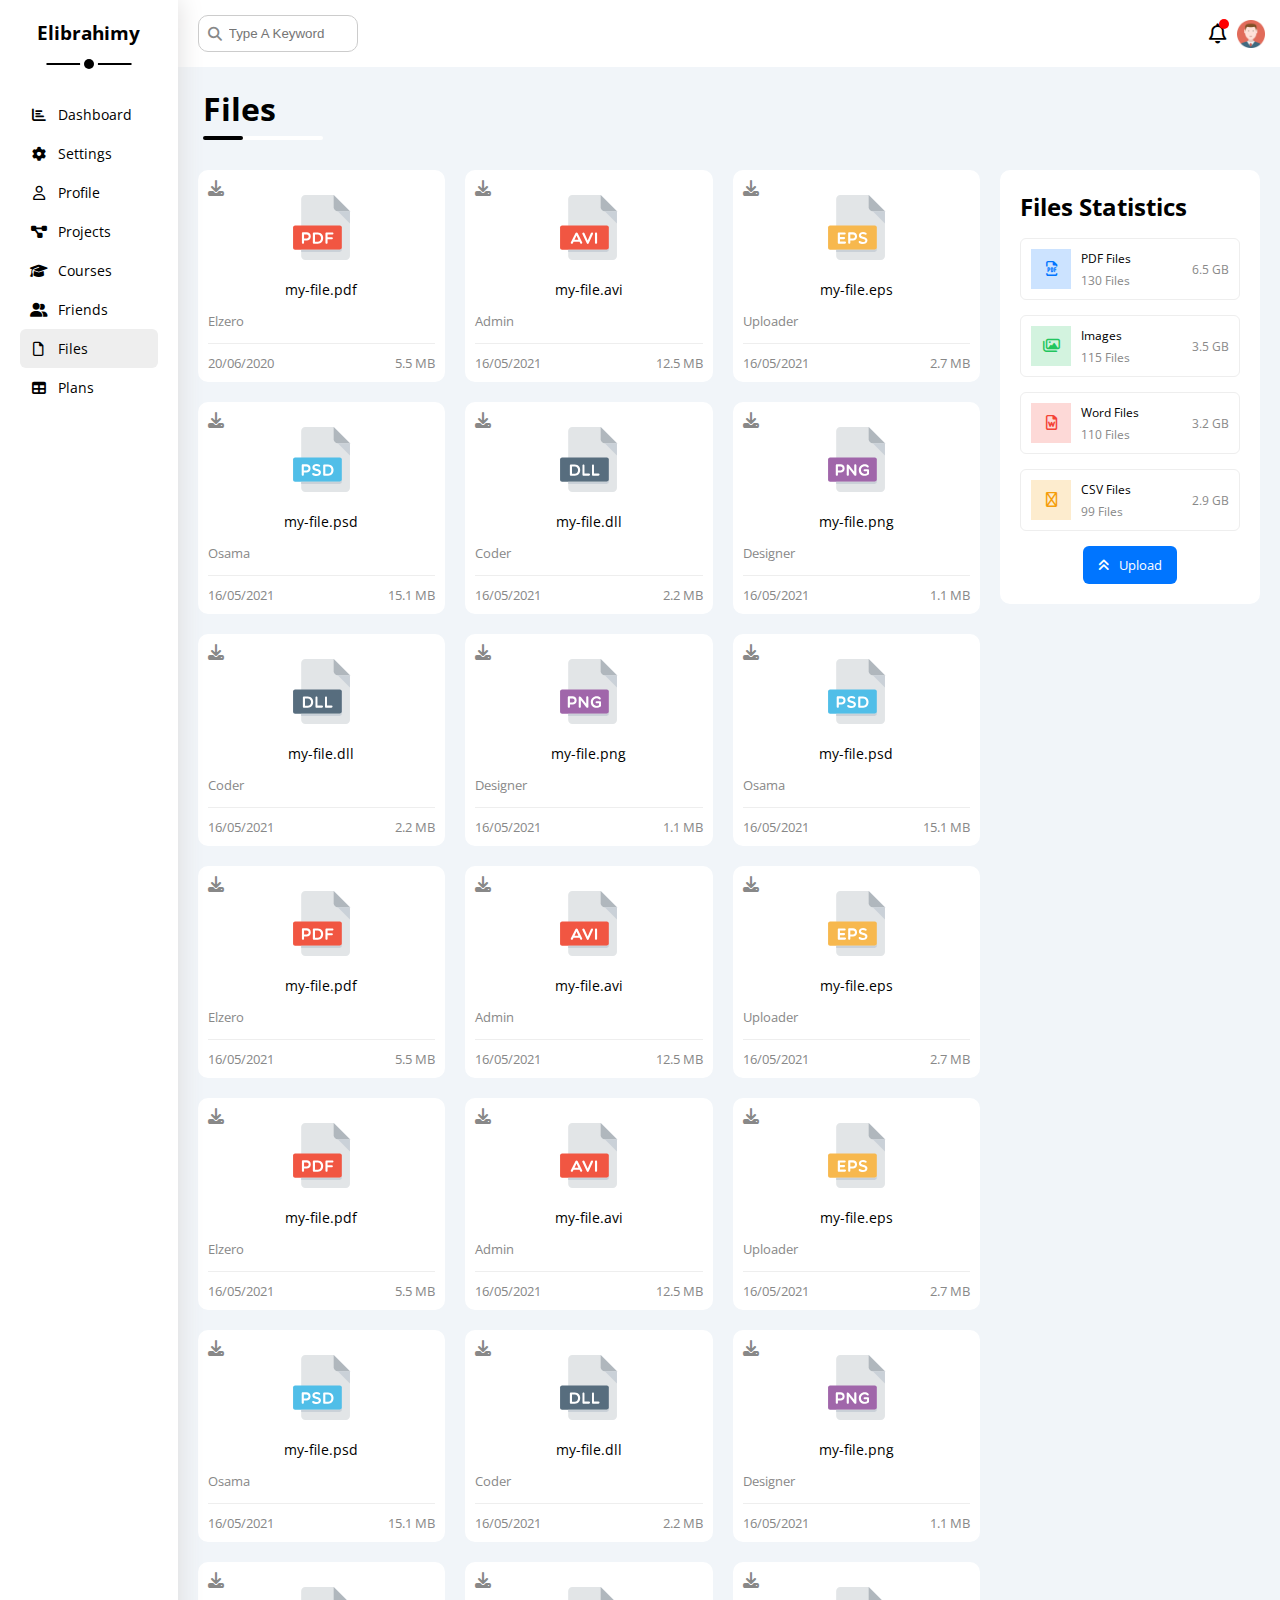
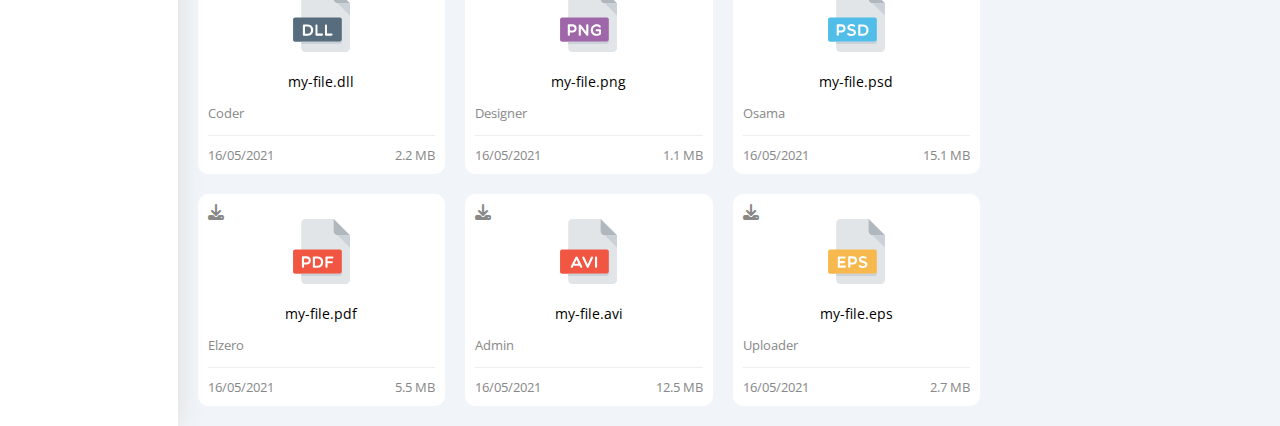
<file: sections/files.html>
<!DOCTYPE html>
<html lang="en">
  <head>
    <meta charset="UTF-8" />
    <meta http-equiv="X-UA-Compatible" content="IE=edge" />
    <meta name="viewport" content="width=device-width, initial-scale=1.0" />
    <title>Files</title>
    <link rel="preconnect" href="https://fonts.googleapis.com" />
    <link rel="preconnect" href="https://fonts.gstatic.com" crossorigin />
    <link
      href="https://fonts.googleapis.com/css2?family=Open+Sans:wght@300;500&display=swap"
      rel="stylesheet"
    />
    <link rel="stylesheet" href="../css/all.min.css" />
    <link rel="stylesheet" href="../css/my-framework.css" />
    <link rel="stylesheet" href="../css/master.css" />
  </head>
  <body>
    <div class="page d-flex">
      <div class="sidebar bg-white p-20 p-relative">
        <h3 class="p-relative txt-c mt-0">Elibrahimy</h3>
        <ul>
          <li>
            <a
              class="d-flex align-center fs-14 c-black rad-6 p-10"
              href="../index.html"
            >
              <i class="fa-solid fa-chart-bar fa-fw"></i>
              <span>Dashboard</span>
            </a>
          </li>
          <li>
            <a
              class="d-flex align-center fs-14 c-black rad-6 p-10"
              href="settings.html"
            >
              <i class="fa-solid fa-gear fa-fw"></i>
              <span>Settings</span>
            </a>
          </li>
          <li>
            <a
              class="d-flex align-center fs-14 c-black rad-6 p-10"
              href="profile.html"
            >
              <i class="fa-regular fa-user fa-fw"></i>
              <span>Profile</span>
            </a>
          </li>
          <li>
            <a
              class="d-flex align-center fs-14 c-black rad-6 p-10"
              href="projects.html"
            >
              <i class="fa-solid fa-diagram-project fa-fw"></i>
              <span>Projects</span>
            </a>
          </li>
          <li>
            <a
              class="d-flex align-center fs-14 c-black rad-6 p-10"
              href="courses.html"
            >
              <i class="fa-solid fa-graduation-cap fa-fw"></i>
              <span>Courses</span>
            </a>
          </li>
          <li>
            <a
              class="d-flex align-center fs-14 c-black rad-6 p-10"
              href="friends.html"
            >
              <i class="fa-solid fa-user-group fa-fw"></i>
              <span>Friends</span>
            </a>
          </li>
          <li>
            <a
              class="active d-flex align-center fs-14 c-black rad-6 p-10"
              href="files.html"
            >
              <i class="fa-regular fa-file fa-fw"></i>
              <span>Files</span>
            </a>
          </li>
          <li>
            <a
              class="d-flex align-center fs-14 c-black rad-6 p-10"
              href="plans.html"
            >
              <i class="fa-solid fa-table fa-fw"></i>
              <span>Plans</span>
            </a>
          </li>
        </ul>
      </div>
      <div class="content w-full">
        <!-- Start Head -->
        <div class="head bg-white p-15 between-flex">
          <div class="search p-relative">
            <input
              class="p-10 rad-10"
              type="search"
              placeholder="Type A Keyword"
            />
          </div>
          <div class="icons d-flex align-center">
            <span class="notification p-relative">
              <i class="fa-regular fa-bell fa-lg"></i>
            </span>
            <img src="../imgs/avatar.png" alt="" />
          </div>
        </div>
        <!-- End Head -->
        <h1 class="p-relative">Files</h1>
        <div class="files-page m-20 d-flex gap-20">
          <div class="stats bg-white p-20 rad-10">
            <h2 class="m-0 mb-15 txt-c-mobile">Files Statistics</h2>
            <div class="d-flex align-center p-10 mb-15 rad-6 fs-12 border-eee">
              <i
                class="fa-regular fa-file-pdf fa-lg blue center-flex mr-10 c-blue icon"
              ></i>
              <div class="info">
                <span>PDF Files</span>
                <span class="c-gray d-block mt-5">130 Files</span>
              </div>
              <span class="size c-gray">6.5 GB</span>
            </div>
            <div class="d-flex align-center p-10 mb-15 rad-6 fs-12 border-eee">
              <i
                class="fa-regular fa-images fa-lg green center-flex mr-10 c-green icon"
              ></i>
              <div class="info">
                <span>Images</span>
                <span class="c-gray d-block mt-5">115 Files</span>
              </div>
              <span class="size c-gray">3.5 GB</span>
            </div>
            <div class="d-flex align-center p-10 mb-15 rad-6 fs-12 border-eee">
              <i
                class="fa-regular fa-file-word fa-lg red center-flex mr-10 c-red icon"
              ></i>
              <div class="info">
                <span>Word Files</span>
                <span class="c-gray d-block mt-5">110 Files</span>
              </div>
              <span class="size c-gray">3.2 GB</span>
            </div>
            <div class="d-flex align-center p-10 mb-15 rad-6 fs-12 border-eee">
              <i
                class="fa-regular fa-file-csv fa-lg orange center-flex mr-10 c-orange icon"
              ></i>
              <div class="info">
                <span>CSV Files</span>
                <span class="c-gray d-block mt-5">99 Files</span>
              </div>
              <span class="size c-gray">2.9 GB</span>
            </div>
            <a
              class="upload c-white fs-13 bg-blue btn-shape d-block w-fit m-auto"
              href="#"
            >
              <i class="fa-solid fa-angles-up mr-10"></i>Upload
            </a>
          </div>
          <div class="files-content d-grid gap-20">
            <div class="file bg-white p-10 rad-10">
              <i class="fa-solid fa-download c-gray p-absolute"></i>
              <div class="icon txt-c">
                <img class="mt-15 mb-15" src="../imgs/pdf.svg" alt="" />
              </div>
              <div class="mb-10 fs-14 txt-c">my-file.pdf</div>
              <p class="c-gray fs-13">Elzero</p>
              <div class="info between-flex pt-10 fs-13 c-gray">
                <span>20/06/2020</span>
                <span>5.5 MB</span>
              </div>
            </div>
            <div class="file bg-white p-10 rad-10">
              <i class="fa-solid fa-download c-gray p-absolute"></i>
              <div class="icon txt-c">
                <img class="mt-15 mb-15" src="../imgs/avi.svg" alt="" />
              </div>
              <div class="mb-10 fs-14 txt-c">my-file.avi</div>
              <p class="c-gray fs-13">Admin</p>
              <div class="info between-flex pt-10 fs-13 c-gray">
                <span>16/05/2021</span>
                <span>12.5 MB</span>
              </div>
            </div>
            <div class="file bg-white p-10 rad-10">
              <i class="fa-solid fa-download c-gray p-absolute"></i>
              <div class="icon txt-c">
                <img class="mt-15 mb-15" src="../imgs/eps.svg" alt="" />
              </div>
              <div class="mb-10 fs-14 txt-c">my-file.eps</div>
              <p class="c-gray fs-13">Uploader</p>
              <div class="info between-flex pt-10 fs-13 c-gray">
                <span>16/05/2021</span>
                <span>2.7 MB</span>
              </div>
            </div>
            <div class="file bg-white p-10 rad-10">
              <i class="fa-solid fa-download c-gray p-absolute"></i>
              <div class="icon txt-c">
                <img class="mt-15 mb-15" src="../imgs/psd.svg" alt="" />
              </div>
              <div class="mb-10 fs-14 txt-c">my-file.psd</div>
              <p class="c-gray fs-13">Osama</p>
              <div class="info between-flex pt-10 fs-13 c-gray">
                <span>16/05/2021</span>
                <span>15.1 MB</span>
              </div>
            </div>
            <div class="file bg-white p-10 rad-10">
              <i class="fa-solid fa-download c-gray p-absolute"></i>
              <div class="icon txt-c">
                <img class="mt-15 mb-15" src="../imgs/dll.svg" alt="" />
              </div>
              <div class="mb-10 fs-14 txt-c">my-file.dll</div>
              <p class="c-gray fs-13">Coder</p>
              <div class="info between-flex pt-10 fs-13 c-gray">
                <span>16/05/2021</span>
                <span>2.2 MB</span>
              </div>
            </div>
            <div class="file bg-white p-10 rad-10">
              <i class="fa-solid fa-download c-gray p-absolute"></i>
              <div class="icon txt-c">
                <img class="mt-15 mb-15" src="../imgs/png.svg" alt="" />
              </div>
              <div class="mb-10 fs-14 txt-c">my-file.png</div>
              <p class="c-gray fs-13">Designer</p>
              <div class="info between-flex pt-10 fs-13 c-gray">
                <span>16/05/2021</span>
                <span>1.1 MB</span>
              </div>
            </div>
            <div class="file bg-white p-10 rad-10">
              <i class="fa-solid fa-download c-gray p-absolute"></i>
              <div class="icon txt-c">
                <img class="mt-15 mb-15" src="../imgs/dll.svg" alt="" />
              </div>
              <div class="mb-10 fs-14 txt-c">my-file.dll</div>
              <p class="c-gray fs-13">Coder</p>
              <div class="info between-flex pt-10 fs-13 c-gray">
                <span>16/05/2021</span>
                <span>2.2 MB</span>
              </div>
            </div>
            <div class="file bg-white p-10 rad-10">
              <i class="fa-solid fa-download c-gray p-absolute"></i>
              <div class="icon txt-c">
                <img class="mt-15 mb-15" src="../imgs/png.svg" alt="" />
              </div>
              <div class="mb-10 fs-14 txt-c">my-file.png</div>
              <p class="c-gray fs-13">Designer</p>
              <div class="info between-flex pt-10 fs-13 c-gray">
                <span>16/05/2021</span>
                <span>1.1 MB</span>
              </div>
            </div>
            <div class="file bg-white p-10 rad-10">
              <i class="fa-solid fa-download c-gray p-absolute"></i>
              <div class="icon txt-c">
                <img class="mt-15 mb-15" src="../imgs/psd.svg" alt="" />
              </div>
              <div class="mb-10 fs-14 txt-c">my-file.psd</div>
              <p class="c-gray fs-13">Osama</p>
              <div class="info between-flex pt-10 fs-13 c-gray">
                <span>16/05/2021</span>
                <span>15.1 MB</span>
              </div>
            </div>
            <div class="file bg-white p-10 rad-10">
              <i class="fa-solid fa-download c-gray p-absolute"></i>
              <div class="icon txt-c">
                <img class="mt-15 mb-15" src="../imgs/pdf.svg" alt="" />
              </div>
              <div class="mb-10 fs-14 txt-c">my-file.pdf</div>
              <p class="c-gray fs-13">Elzero</p>
              <div class="info between-flex pt-10 fs-13 c-gray">
                <span>16/05/2021</span>
                <span>5.5 MB</span>
              </div>
            </div>
            <div class="file bg-white p-10 rad-10">
              <i class="fa-solid fa-download c-gray p-absolute"></i>
              <div class="icon txt-c">
                <img class="mt-15 mb-15" src="../imgs/avi.svg" alt="" />
              </div>
              <div class="mb-10 fs-14 txt-c">my-file.avi</div>
              <p class="c-gray fs-13">Admin</p>
              <div class="info between-flex pt-10 fs-13 c-gray">
                <span>16/05/2021</span>
                <span>12.5 MB</span>
              </div>
            </div>
            <div class="file bg-white p-10 rad-10">
              <i class="fa-solid fa-download c-gray p-absolute"></i>
              <div class="icon txt-c">
                <img class="mt-15 mb-15" src="../imgs/eps.svg" alt="" />
              </div>
              <div class="mb-10 fs-14 txt-c">my-file.eps</div>
              <p class="c-gray fs-13">Uploader</p>
              <div class="info between-flex pt-10 fs-13 c-gray">
                <span>16/05/2021</span>
                <span>2.7 MB</span>
              </div>
            </div>
            <div class="file bg-white p-10 rad-10">
              <i class="fa-solid fa-download c-gray p-absolute"></i>
              <div class="icon txt-c">
                <img class="mt-15 mb-15" src="../imgs/pdf.svg" alt="" />
              </div>
              <div class="mb-10 fs-14 txt-c">my-file.pdf</div>
              <p class="c-gray fs-13">Elzero</p>
              <div class="info between-flex pt-10 fs-13 c-gray">
                <span>16/05/2021</span>
                <span>5.5 MB</span>
              </div>
            </div>
            <div class="file bg-white p-10 rad-10">
              <i class="fa-solid fa-download c-gray p-absolute"></i>
              <div class="icon txt-c">
                <img class="mt-15 mb-15" src="../imgs/avi.svg" alt="" />
              </div>
              <div class="mb-10 fs-14 txt-c">my-file.avi</div>
              <p class="c-gray fs-13">Admin</p>
              <div class="info between-flex pt-10 fs-13 c-gray">
                <span>16/05/2021</span>
                <span>12.5 MB</span>
              </div>
            </div>
            <div class="file bg-white p-10 rad-10">
              <i class="fa-solid fa-download c-gray p-absolute"></i>
              <div class="icon txt-c">
                <img class="mt-15 mb-15" src="../imgs/eps.svg" alt="" />
              </div>
              <div class="mb-10 fs-14 txt-c">my-file.eps</div>
              <p class="c-gray fs-13">Uploader</p>
              <div class="info between-flex pt-10 fs-13 c-gray">
                <span>16/05/2021</span>
                <span>2.7 MB</span>
              </div>
            </div>
            <div class="file bg-white p-10 rad-10">
              <i class="fa-solid fa-download c-gray p-absolute"></i>
              <div class="icon txt-c">
                <img class="mt-15 mb-15" src="../imgs/psd.svg" alt="" />
              </div>
              <div class="mb-10 fs-14 txt-c">my-file.psd</div>
              <p class="c-gray fs-13">Osama</p>
              <div class="info between-flex pt-10 fs-13 c-gray">
                <span>16/05/2021</span>
                <span>15.1 MB</span>
              </div>
            </div>
            <div class="file bg-white p-10 rad-10">
              <i class="fa-solid fa-download c-gray p-absolute"></i>
              <div class="icon txt-c">
                <img class="mt-15 mb-15" src="../imgs/dll.svg" alt="" />
              </div>
              <div class="mb-10 fs-14 txt-c">my-file.dll</div>
              <p class="c-gray fs-13">Coder</p>
              <div class="info between-flex pt-10 fs-13 c-gray">
                <span>16/05/2021</span>
                <span>2.2 MB</span>
              </div>
            </div>
            <div class="file bg-white p-10 rad-10">
              <i class="fa-solid fa-download c-gray p-absolute"></i>
              <div class="icon txt-c">
                <img class="mt-15 mb-15" src="../imgs/png.svg" alt="" />
              </div>
              <div class="mb-10 fs-14 txt-c">my-file.png</div>
              <p class="c-gray fs-13">Designer</p>
              <div class="info between-flex pt-10 fs-13 c-gray">
                <span>16/05/2021</span>
                <span>1.1 MB</span>
              </div>
            </div>
            <div class="file bg-white p-10 rad-10">
              <i class="fa-solid fa-download c-gray p-absolute"></i>
              <div class="icon txt-c">
                <img class="mt-15 mb-15" src="../imgs/dll.svg" alt="" />
              </div>
              <div class="mb-10 fs-14 txt-c">my-file.dll</div>
              <p class="c-gray fs-13">Coder</p>
              <div class="info between-flex pt-10 fs-13 c-gray">
                <span>16/05/2021</span>
                <span>2.2 MB</span>
              </div>
            </div>
            <div class="file bg-white p-10 rad-10">
              <i class="fa-solid fa-download c-gray p-absolute"></i>
              <div class="icon txt-c">
                <img class="mt-15 mb-15" src="../imgs/png.svg" alt="" />
              </div>
              <div class="mb-10 fs-14 txt-c">my-file.png</div>
              <p class="c-gray fs-13">Designer</p>
              <div class="info between-flex pt-10 fs-13 c-gray">
                <span>16/05/2021</span>
                <span>1.1 MB</span>
              </div>
            </div>
            <div class="file bg-white p-10 rad-10">
              <i class="fa-solid fa-download c-gray p-absolute"></i>
              <div class="icon txt-c">
                <img class="mt-15 mb-15" src="../imgs/psd.svg" alt="" />
              </div>
              <div class="mb-10 fs-14 txt-c">my-file.psd</div>
              <p class="c-gray fs-13">Osama</p>
              <div class="info between-flex pt-10 fs-13 c-gray">
                <span>16/05/2021</span>
                <span>15.1 MB</span>
              </div>
            </div>
            <div class="file bg-white p-10 rad-10">
              <i class="fa-solid fa-download c-gray p-absolute"></i>
              <div class="icon txt-c">
                <img class="mt-15 mb-15" src="../imgs/pdf.svg" alt="" />
              </div>
              <div class="mb-10 fs-14 txt-c">my-file.pdf</div>
              <p class="c-gray fs-13">Elzero</p>
              <div class="info between-flex pt-10 fs-13 c-gray">
                <span>16/05/2021</span>
                <span>5.5 MB</span>
              </div>
            </div>
            <div class="file bg-white p-10 rad-10">
              <i class="fa-solid fa-download c-gray p-absolute"></i>
              <div class="icon txt-c">
                <img class="mt-15 mb-15" src="../imgs/avi.svg" alt="" />
              </div>
              <div class="mb-10 fs-14 txt-c">my-file.avi</div>
              <p class="c-gray fs-13">Admin</p>
              <div class="info between-flex pt-10 fs-13 c-gray">
                <span>16/05/2021</span>
                <span>12.5 MB</span>
              </div>
            </div>
            <div class="file bg-white p-10 rad-10">
              <i class="fa-solid fa-download c-gray p-absolute"></i>
              <div class="icon txt-c">
                <img class="mt-15 mb-15" src="../imgs/eps.svg" alt="" />
              </div>
              <div class="mb-10 fs-14 txt-c">my-file.eps</div>
              <p class="c-gray fs-13">Uploader</p>
              <div class="info between-flex pt-10 fs-13 c-gray">
                <span>16/05/2021</span>
                <span>2.7 MB</span>
              </div>
            </div>
          </div>
        </div>
      </div>
    </div>
  </body>
</html>
</file>
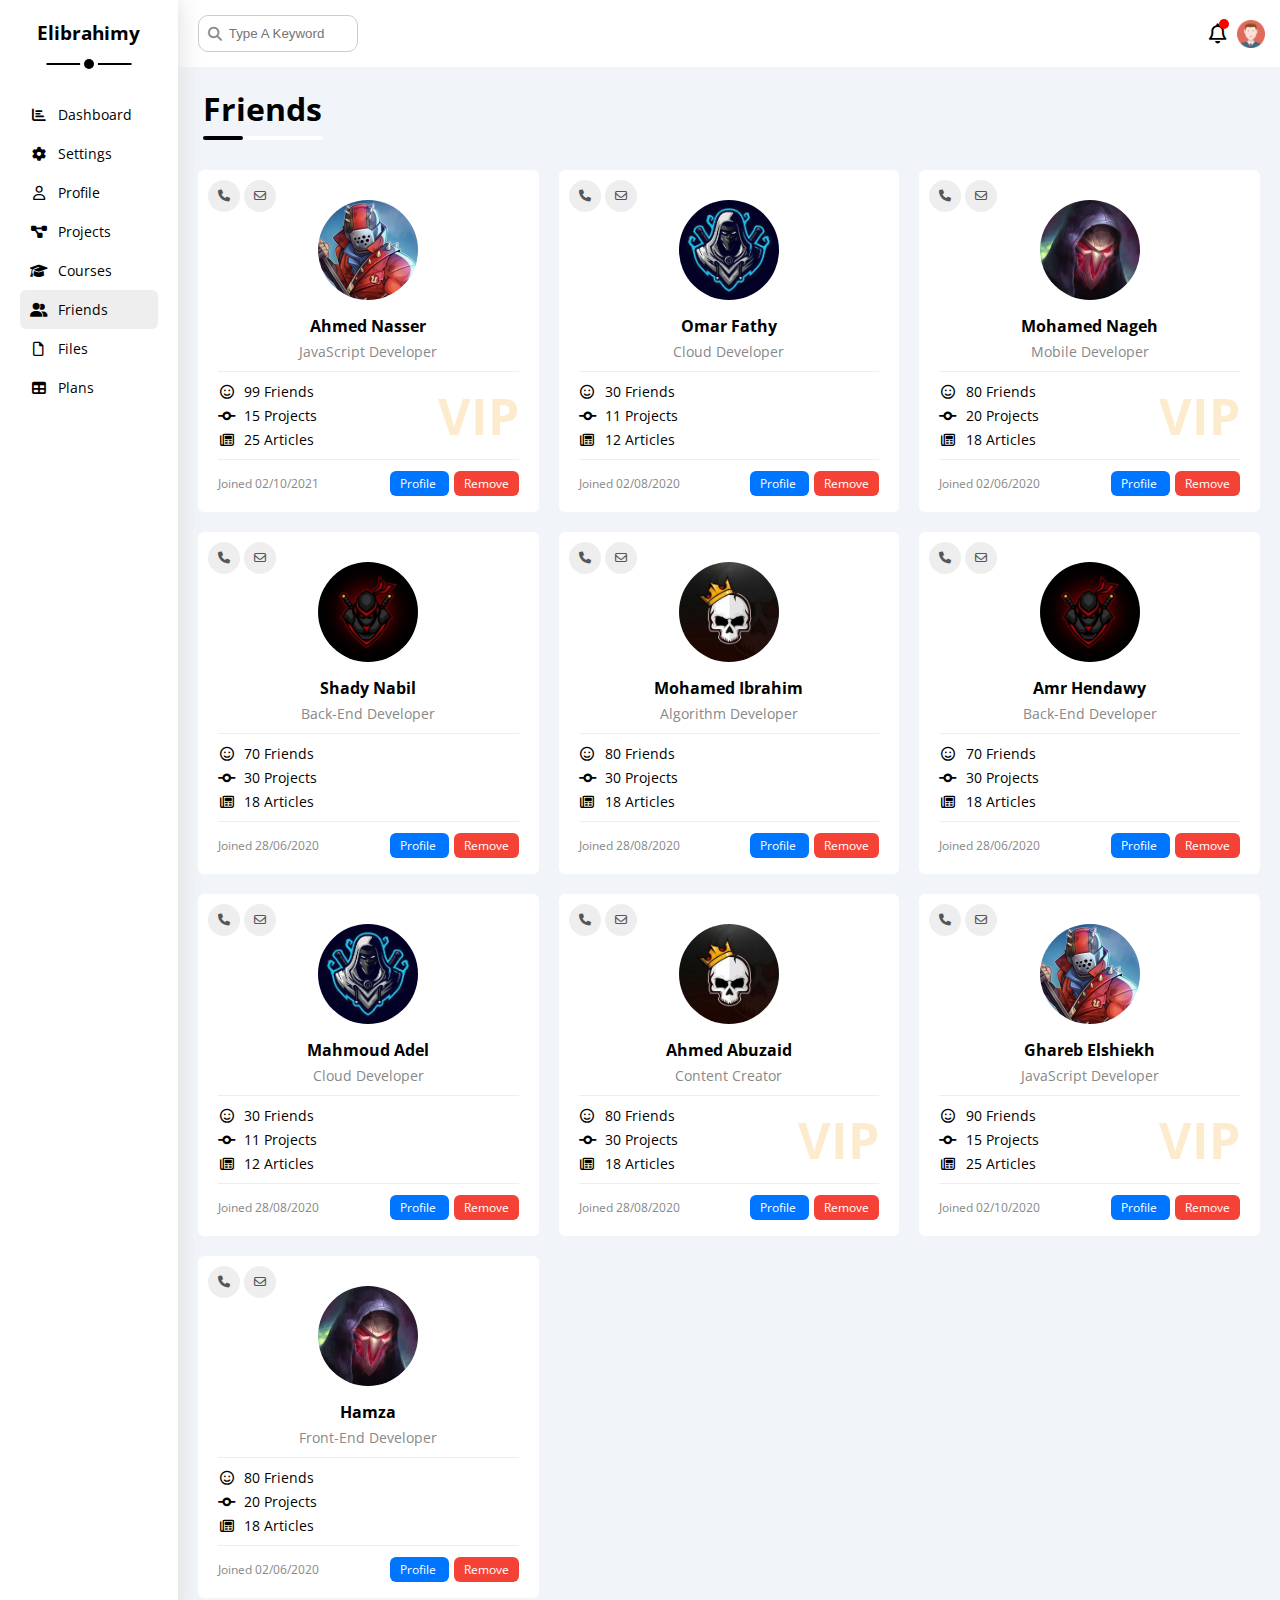
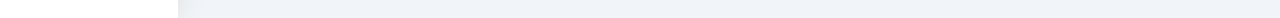
<file: sections/friends.html>
<!DOCTYPE html>
<html lang="en">
  <head>
    <meta charset="UTF-8" />
    <meta http-equiv="X-UA-Compatible" content="IE=edge" />
    <meta name="viewport" content="width=device-width, initial-scale=1.0" />
    <title>Friends</title>
    <link rel="preconnect" href="https://fonts.googleapis.com" />
    <link rel="preconnect" href="https://fonts.gstatic.com" crossorigin />
    <link
      href="https://fonts.googleapis.com/css2?family=Open+Sans:wght@300;500&display=swap"
      rel="stylesheet"
    />
    <link rel="stylesheet" href="../css/all.min.css" />
    <link rel="stylesheet" href="../css/my-framework.css" />
    <link rel="stylesheet" href="../css/master.css" />
  </head>
  <body>
    <div class="page d-flex">
      <div class="sidebar bg-white p-20 p-relative">
        <h3 class="p-relative txt-c mt-0">Elibrahimy</h3>
        <ul>
          <li>
            <a
              class="d-flex align-center fs-14 c-black rad-6 p-10"
              href="../index.html"
            >
              <i class="fa-solid fa-chart-bar fa-fw"></i>
              <span>Dashboard</span>
            </a>
          </li>
          <li>
            <a
              class="d-flex align-center fs-14 c-black rad-6 p-10"
              href="settings.html"
            >
              <i class="fa-solid fa-gear fa-fw"></i>
              <span>Settings</span>
            </a>
          </li>
          <li>
            <a
              class="d-flex align-center fs-14 c-black rad-6 p-10"
              href="profile.html"
            >
              <i class="fa-regular fa-user fa-fw"></i>
              <span>Profile</span>
            </a>
          </li>
          <li>
            <a
              class="d-flex align-center fs-14 c-black rad-6 p-10"
              href="projects.html"
            >
              <i class="fa-solid fa-diagram-project fa-fw"></i>
              <span>Projects</span>
            </a>
          </li>
          <li>
            <a
              class="d-flex align-center fs-14 c-black rad-6 p-10"
              href="courses.html"
            >
              <i class="fa-solid fa-graduation-cap fa-fw"></i>
              <span>Courses</span>
            </a>
          </li>
          <li>
            <a
              class="active d-flex align-center fs-14 c-black rad-6 p-10"
              href="friends.html"
            >
              <i class="fa-solid fa-user-group fa-fw"></i>
              <span>Friends</span>
            </a>
          </li>
          <li>
            <a
              class="d-flex align-center fs-14 c-black rad-6 p-10"
              href="files.html"
            >
              <i class="fa-regular fa-file fa-fw"></i>
              <span>Files</span>
            </a>
          </li>
          <li>
            <a
              class="d-flex align-center fs-14 c-black rad-6 p-10"
              href="plans.html"
            >
              <i class="fa-solid fa-table fa-fw"></i>
              <span>Plans</span>
            </a>
          </li>
        </ul>
      </div>
      <div class="content w-full">
        <!-- Start Head -->
        <div class="head bg-white p-15 between-flex">
          <div class="search p-relative">
            <input
              class="p-10 rad-10"
              type="search"
              placeholder="Type A Keyword"
            />
          </div>
          <div class="icons d-flex align-center">
            <span class="notification p-relative">
              <i class="fa-regular fa-bell fa-lg"></i>
            </span>
            <img src="../imgs/avatar.png" alt="" />
          </div>
        </div>
        <!-- End Head -->
        <h1 class="p-relative">Friends</h1>
        <div class="friends-page m-20 d-grid gap-20">
          <div class="friend bg-white rad-6 p-20 p-relative">
            <div class="contact">
              <i class="fa-solid fa-phone"></i>
              <i class="fa-regular fa-envelope"></i>
            </div>
            <div class="txt-c">
              <img
                class="rad-half mt-10 mb-10 w-100 h-100"
                src="../imgs/friend-01.jpg"
                alt=""
              />
              <h4 class="m-0">Ahmed Nasser</h4>
              <p class="c-gray mt-5 fs-14 mb-0">JavaScript Developer</p>
            </div>
            <div class="icons fs-14 p-relative">
              <div class="mb-5">
                <i class="fa-regular fa-face-smile fa-fw mr-5"></i>
                <span>99 Friends</span>
              </div>
              <div class="mb-5">
                <i class="fa-solid fa-code-commit fa-fw mr-5"></i>
                <span>15 Projects</span>
              </div>
              <div>
                <i class="fa-regular fa-newspaper fa-fw mr-5"></i>
                <span>25 Articles</span>
              </div>
              <span class="fw-bold c-orange">VIP</span>
            </div>
            <div class="info between-flex fs-12">
              <span class="c-gray">Joined 02/10/2021</span>
              <div>
                <a class="bg-blue c-white btn-shape mr-5" href="profile.html">
                  Profile
                </a>
                <a class="bg-red c-white btn-shape" href="#">Remove</a>
              </div>
            </div>
          </div>
          <div class="friend bg-white rad-6 p-20 p-relative">
            <div class="contact">
              <i class="fa-solid fa-phone"></i>
              <i class="fa-regular fa-envelope"></i>
            </div>
            <div class="txt-c">
              <img
                class="rad-half mt-10 mb-10 w-100 h-100"
                src="../imgs/friend-02.jpg"
                alt=""
              />
              <h4 class="m-0">Omar Fathy</h4>
              <p class="c-gray mt-5 fs-14 mb-0">Cloud Developer</p>
            </div>
            <div class="icons fs-14 p-relative">
              <div class="mb-5">
                <i class="fa-regular fa-face-smile fa-fw mr-5"></i>
                <span>30 Friends</span>
              </div>
              <div class="mb-5">
                <i class="fa-solid fa-code-commit fa-fw mr-5"></i>
                <span>11 Projects</span>
              </div>
              <div>
                <i class="fa-regular fa-newspaper fa-fw mr-5"></i>
                <span>12 Articles</span>
              </div>
            </div>
            <div class="info between-flex fs-12">
              <span class="c-gray">Joined 02/08/2020</span>
              <div>
                <a class="bg-blue c-white btn-shape mr-5" href="profile.html">
                  Profile
                </a>
                <a class="bg-red c-white btn-shape" href="#">Remove</a>
              </div>
            </div>
          </div>
          <div class="friend bg-white rad-6 p-20 p-relative">
            <div class="contact">
              <i class="fa-solid fa-phone"></i>
              <i class="fa-regular fa-envelope"></i>
            </div>
            <div class="txt-c">
              <img
                class="rad-half mt-10 mb-10 w-100 h-100"
                src="../imgs/friend-03.jpg"
                alt=""
              />
              <h4 class="m-0">Mohamed Nageh</h4>
              <p class="c-gray mt-5 fs-14 mb-0">Mobile Developer</p>
            </div>
            <div class="icons fs-14 p-relative">
              <div class="mb-5">
                <i class="fa-regular fa-face-smile fa-fw mr-5"></i>
                <span>80 Friends</span>
              </div>
              <div class="mb-5">
                <i class="fa-solid fa-code-commit fa-fw mr-5"></i>
                <span>20 Projects</span>
              </div>
              <div>
                <i class="fa-regular fa-newspaper fa-fw mr-5"></i>
                <span>18 Articles</span>
              </div>
              <span class="fw-bold c-orange">VIP</span>
            </div>
            <div class="info between-flex fs-12">
              <span class="c-gray">Joined 02/06/2020</span>
              <div>
                <a class="bg-blue c-white btn-shape mr-5" href="profile.html">
                  Profile
                </a>
                <a class="bg-red c-white btn-shape" href="#">Remove</a>
              </div>
            </div>
          </div>
          <div class="friend bg-white rad-6 p-20 p-relative">
            <div class="contact">
              <i class="fa-solid fa-phone"></i>
              <i class="fa-regular fa-envelope"></i>
            </div>
            <div class="txt-c">
              <img
                class="rad-half mt-10 mb-10 w-100 h-100"
                src="../imgs/friend-04.jpg"
                alt=""
              />
              <h4 class="m-0">Shady Nabil</h4>
              <p class="c-gray mt-5 fs-14 mb-0">Back-End Developer</p>
            </div>
            <div class="icons fs-14 p-relative">
              <div class="mb-5">
                <i class="fa-regular fa-face-smile fa-fw mr-5"></i>
                <span>70 Friends</span>
              </div>
              <div class="mb-5">
                <i class="fa-solid fa-code-commit fa-fw mr-5"></i>
                <span>30 Projects</span>
              </div>
              <div>
                <i class="fa-regular fa-newspaper fa-fw mr-5"></i>
                <span>18 Articles</span>
              </div>
            </div>
            <div class="info between-flex fs-12">
              <span class="c-gray">Joined 28/06/2020</span>
              <div>
                <a class="bg-blue c-white btn-shape mr-5" href="profile.html">
                  Profile
                </a>
                <a class="bg-red c-white btn-shape" href="#">Remove</a>
              </div>
            </div>
          </div>
          <div class="friend bg-white rad-6 p-20 p-relative">
            <div class="contact">
              <i class="fa-solid fa-phone"></i>
              <i class="fa-regular fa-envelope"></i>
            </div>
            <div class="txt-c">
              <img
                class="rad-half mt-10 mb-10 w-100 h-100"
                src="../imgs/friend-05.jpg"
                alt=""
              />
              <h4 class="m-0">Mohamed Ibrahim</h4>
              <p class="c-gray mt-5 fs-14 mb-0">Algorithm Developer</p>
            </div>
            <div class="icons fs-14 p-relative">
              <div class="mb-5">
                <i class="fa-regular fa-face-smile fa-fw mr-5"></i>
                <span>80 Friends</span>
              </div>
              <div class="mb-5">
                <i class="fa-solid fa-code-commit fa-fw mr-5"></i>
                <span>30 Projects</span>
              </div>
              <div>
                <i class="fa-regular fa-newspaper fa-fw mr-5"></i>
                <span>18 Articles</span>
              </div>
            </div>
            <div class="info between-flex fs-12">
              <span class="c-gray">Joined 28/08/2020</span>
              <div>
                <a class="bg-blue c-white btn-shape mr-5" href="profile.html">
                  Profile
                </a>
                <a class="bg-red c-white btn-shape" href="#">Remove</a>
              </div>
            </div>
          </div>
          <div class="friend bg-white rad-6 p-20 p-relative">
            <div class="contact">
              <i class="fa-solid fa-phone"></i>
              <i class="fa-regular fa-envelope"></i>
            </div>
            <div class="txt-c">
              <img
                class="rad-half mt-10 mb-10 w-100 h-100"
                src="../imgs/friend-04.jpg"
                alt=""
              />
              <h4 class="m-0">Amr Hendawy</h4>
              <p class="c-gray mt-5 fs-14 mb-0">Back-End Developer</p>
            </div>
            <div class="icons fs-14 p-relative">
              <div class="mb-5">
                <i class="fa-regular fa-face-smile fa-fw mr-5"></i>
                <span>70 Friends</span>
              </div>
              <div class="mb-5">
                <i class="fa-solid fa-code-commit fa-fw mr-5"></i>
                <span>30 Projects</span>
              </div>
              <div>
                <i class="fa-regular fa-newspaper fa-fw mr-5"></i>
                <span>18 Articles</span>
              </div>
            </div>
            <div class="info between-flex fs-12">
              <span class="c-gray">Joined 28/06/2020</span>
              <div>
                <a class="bg-blue c-white btn-shape mr-5" href="profile.html">
                  Profile
                </a>
                <a class="bg-red c-white btn-shape" href="#">Remove</a>
              </div>
            </div>
          </div>
          <div class="friend bg-white rad-6 p-20 p-relative">
            <div class="contact">
              <i class="fa-solid fa-phone"></i>
              <i class="fa-regular fa-envelope"></i>
            </div>
            <div class="txt-c">
              <img
                class="rad-half mt-10 mb-10 w-100 h-100"
                src="../imgs/friend-02.jpg"
                alt=""
              />
              <h4 class="m-0">Mahmoud Adel</h4>
              <p class="c-gray mt-5 fs-14 mb-0">Cloud Developer</p>
            </div>
            <div class="icons fs-14 p-relative">
              <div class="mb-5">
                <i class="fa-regular fa-face-smile fa-fw mr-5"></i>
                <span>30 Friends</span>
              </div>
              <div class="mb-5">
                <i class="fa-solid fa-code-commit fa-fw mr-5"></i>
                <span>11 Projects</span>
              </div>
              <div>
                <i class="fa-regular fa-newspaper fa-fw mr-5"></i>
                <span>12 Articles</span>
              </div>
            </div>
            <div class="info between-flex fs-12">
              <span class="c-gray">Joined 28/08/2020</span>
              <div>
                <a class="bg-blue c-white btn-shape mr-5" href="profile.html">
                  Profile
                </a>
                <a class="bg-red c-white btn-shape" href="#">Remove</a>
              </div>
            </div>
          </div>
          <div class="friend bg-white rad-6 p-20 p-relative">
            <div class="contact">
              <i class="fa-solid fa-phone"></i>
              <i class="fa-regular fa-envelope"></i>
            </div>
            <div class="txt-c">
              <img
                class="rad-half mt-10 mb-10 w-100 h-100"
                src="../imgs/friend-05.jpg"
                alt=""
              />
              <h4 class="m-0">Ahmed Abuzaid</h4>
              <p class="c-gray mt-5 fs-14 mb-0">Content Creator</p>
            </div>
            <div class="icons fs-14 p-relative">
              <div class="mb-5">
                <i class="fa-regular fa-face-smile fa-fw mr-5"></i>
                <span>80 Friends</span>
              </div>
              <div class="mb-5">
                <i class="fa-solid fa-code-commit fa-fw mr-5"></i>
                <span>30 Projects</span>
              </div>
              <div>
                <i class="fa-regular fa-newspaper fa-fw mr-5"></i>
                <span>18 Articles</span>
              </div>
              <span class="fw-bold c-orange">VIP</span>
            </div>
            <div class="info between-flex fs-12">
              <span class="c-gray">Joined 28/08/2020</span>
              <div>
                <a class="bg-blue c-white btn-shape mr-5" href="profile.html">
                  Profile
                </a>
                <a class="bg-red c-white btn-shape" href="#">Remove</a>
              </div>
            </div>
          </div>
          <div class="friend bg-white rad-6 p-20 p-relative">
            <div class="contact">
              <i class="fa-solid fa-phone"></i>
              <i class="fa-regular fa-envelope"></i>
            </div>
            <div class="txt-c">
              <img
                class="rad-half mt-10 mb-10 w-100 h-100"
                src="../imgs/friend-01.jpg"
                alt=""
              />
              <h4 class="m-0">Ghareb Elshiekh</h4>
              <p class="c-gray mt-5 fs-14 mb-0">JavaScript Developer</p>
            </div>
            <div class="icons fs-14 p-relative">
              <div class="mb-5">
                <i class="fa-regular fa-face-smile fa-fw mr-5"></i>
                <span>90 Friends</span>
              </div>
              <div class="mb-5">
                <i class="fa-solid fa-code-commit fa-fw mr-5"></i>
                <span>15 Projects</span>
              </div>
              <div>
                <i class="fa-regular fa-newspaper fa-fw mr-5"></i>
                <span>25 Articles</span>
              </div>
              <span class="fw-bold c-orange">VIP</span>
            </div>
            <div class="info between-flex fs-12">
              <span class="c-gray">Joined 02/10/2020</span>
              <div>
                <a class="bg-blue c-white btn-shape mr-5" href="profile.html">
                  Profile
                </a>
                <a class="bg-red c-white btn-shape" href="#">Remove</a>
              </div>
            </div>
          </div>
          <div class="friend bg-white rad-6 p-20 p-relative">
            <div class="contact">
              <i class="fa-solid fa-phone"></i>
              <i class="fa-regular fa-envelope"></i>
            </div>
            <div class="txt-c">
              <img
                class="rad-half mt-10 mb-10 w-100 h-100"
                src="../imgs/friend-03.jpg"
                alt=""
              />
              <h4 class="m-0">Hamza</h4>
              <p class="c-gray mt-5 fs-14 mb-0">Front-End Developer</p>
            </div>
            <div class="icons fs-14 p-relative">
              <div class="mb-5">
                <i class="fa-regular fa-face-smile fa-fw mr-5"></i>
                <span>80 Friends</span>
              </div>
              <div class="mb-5">
                <i class="fa-solid fa-code-commit fa-fw mr-5"></i>
                <span>20 Projects</span>
              </div>
              <div>
                <i class="fa-regular fa-newspaper fa-fw mr-5"></i>
                <span>18 Articles</span>
              </div>
            </div>
            <div class="info between-flex fs-12">
              <span class="c-gray">Joined 02/06/2020</span>
              <div>
                <a class="bg-blue c-white btn-shape mr-5" href="profile.html">
                  Profile
                </a>
                <a class="bg-red c-white btn-shape" href="#">Remove</a>
              </div>
            </div>
          </div>
        </div>
      </div>
    </div>
  </body>
</html>
</file>
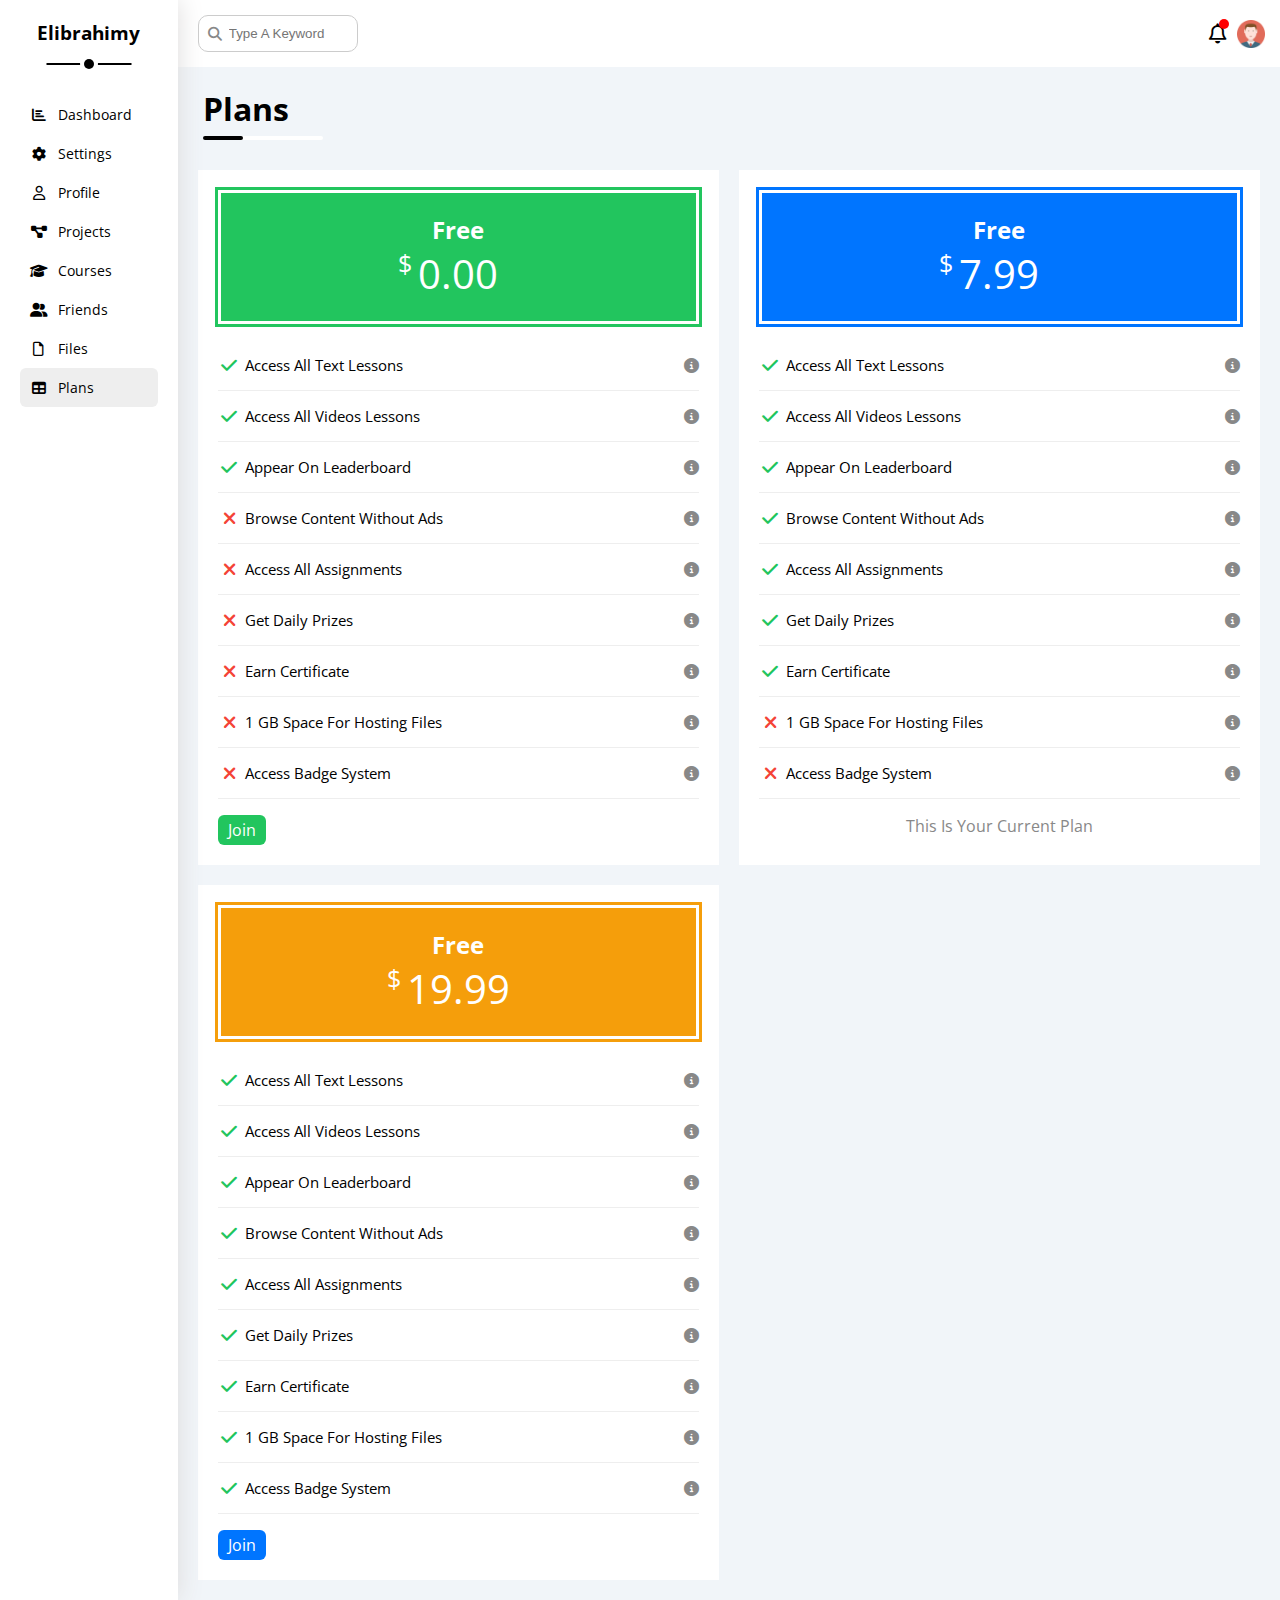
<file: sections/plans.html>
<!DOCTYPE html>
<html lang="en">
  <head>
    <meta charset="UTF-8" />
    <meta http-equiv="X-UA-Compatible" content="IE=edge" />
    <meta name="viewport" content="width=device-width, initial-scale=1.0" />
    <title>Plans</title>
    <link rel="preconnect" href="https://fonts.googleapis.com" />
    <link rel="preconnect" href="https://fonts.gstatic.com" crossorigin />
    <link
      href="https://fonts.googleapis.com/css2?family=Open+Sans:wght@300;500&display=swap"
      rel="stylesheet"
    />
    <link rel="stylesheet" href="../css/all.min.css" />
    <link rel="stylesheet" href="../css/my-framework.css" />
    <link rel="stylesheet" href="../css/master.css" />
  </head>
  <body>
    <div class="page d-flex">
      <div class="sidebar bg-white p-20 p-relative">
        <h3 class="p-relative txt-c mt-0">Elibrahimy</h3>
        <ul>
          <li>
            <a
              class="d-flex align-center fs-14 c-black rad-6 p-10"
              href="../index.html"
            >
              <i class="fa-solid fa-chart-bar fa-fw"></i>
              <span>Dashboard</span>
            </a>
          </li>
          <li>
            <a
              class="d-flex align-center fs-14 c-black rad-6 p-10"
              href="settings.html"
            >
              <i class="fa-solid fa-gear fa-fw"></i>
              <span>Settings</span>
            </a>
          </li>
          <li>
            <a
              class="d-flex align-center fs-14 c-black rad-6 p-10"
              href="profile.html"
            >
              <i class="fa-regular fa-user fa-fw"></i>
              <span>Profile</span>
            </a>
          </li>
          <li>
            <a
              class="d-flex align-center fs-14 c-black rad-6 p-10"
              href="projects.html"
            >
              <i class="fa-solid fa-diagram-project fa-fw"></i>
              <span>Projects</span>
            </a>
          </li>
          <li>
            <a
              class="d-flex align-center fs-14 c-black rad-6 p-10"
              href="courses.html"
            >
              <i class="fa-solid fa-graduation-cap fa-fw"></i>
              <span>Courses</span>
            </a>
          </li>
          <li>
            <a
              class="d-flex align-center fs-14 c-black rad-6 p-10"
              href="friends.html"
            >
              <i class="fa-solid fa-user-group fa-fw"></i>
              <span>Friends</span>
            </a>
          </li>
          <li>
            <a
              class="d-flex align-center fs-14 c-black rad-6 p-10"
              href="files.html"
            >
              <i class="fa-regular fa-file fa-fw"></i>
              <span>Files</span>
            </a>
          </li>
          <li>
            <a
              class="active d-flex align-center fs-14 c-black rad-6 p-10"
              href="plans.html"
            >
              <i class="fa-solid fa-table fa-fw"></i>
              <span>Plans</span>
            </a>
          </li>
        </ul>
      </div>
      <div class="content w-full">
        <!-- Start Head -->
        <div class="head bg-white p-15 between-flex">
          <div class="search p-relative">
            <input
              class="p-10 rad-10"
              type="search"
              placeholder="Type A Keyword"
            />
          </div>
          <div class="icons d-flex align-center">
            <span class="notification p-relative">
              <i class="fa-regular fa-bell fa-lg"></i>
            </span>
            <img src="../imgs/avatar.png" alt="" />
          </div>
        </div>
        <!-- End Head -->
        <h1 class="p-relative">Plans</h1>
        <div class="plans-page m-20 d-grid gap-20">
          <div class="plan green bg-white p-20">
            <div class="top bg-green txt-c p-20">
              <h2 class="m-0 c-white">Free</h2>
              <div class="price c-white p-relative">
                <span class="p-absolute">$</span>0.00
              </div>
            </div>
            <ul>
              <li>
                <i class="fa-solid fa-check fa-fw yes"></i>
                <span>Access All Text Lessons</span>
                <i class="fa-solid fa-circle-info help p-relative"></i>
              </li>
              <li>
                <i class="fa-solid fa-check fa-fw yes"></i>
                <span>Access All Videos Lessons</span>
                <i class="fa-solid fa-circle-info help p-relative"></i>
              </li>
              <li>
                <i class="fa-solid fa-check fa-fw yes"></i>
                <span>Appear On Leaderboard</span>
                <i class="fa-solid fa-circle-info help p-relative"></i>
              </li>
              <li>
                <i class="fa-solid fa-xmark fa-fw"></i>
                <span>Browse Content Without Ads</span>
                <i class="fa-solid fa-circle-info help p-relative"></i>
              </li>
              <li>
                <i class="fa-solid fa-xmark fa-fw"></i>
                <span>Access All Assignments</span>
                <i class="fa-solid fa-circle-info help p-relative"></i>
              </li>
              <li>
                <i class="fa-solid fa-xmark fa-fw"></i>
                <span>Get Daily Prizes</span>
                <i class="fa-solid fa-circle-info help p-relative"></i>
              </li>
              <li>
                <i class="fa-solid fa-xmark fa-fw"></i>
                <span>Earn Certificate</span>
                <i class="fa-solid fa-circle-info help p-relative"></i>
              </li>
              <li>
                <i class="fa-solid fa-xmark fa-fw"></i>
                <span>1 GB Space For Hosting Files</span>
                <i class="fa-solid fa-circle-info help p-relative"></i>
              </li>
              <li>
                <i class="fa-solid fa-xmark fa-fw"></i>
                <span>Access Badge System</span>
                <i class="fa-solid fa-circle-info help p-relative"></i>
              </li>
            </ul>
            <a href="#" class="btn-shape bg-green c-white d-block w-fit">
              Join
            </a>
          </div>
          <div class="plan blue bg-white p-20">
            <div class="top bg-blue txt-c p-20">
              <h2 class="m-0 c-white">Free</h2>
              <div class="price c-white p-relative">
                <span class="p-absolute">$</span>7.99
              </div>
            </div>
            <ul>
              <li>
                <i class="fa-solid fa-check fa-fw yes"></i>
                <span>Access All Text Lessons</span>
                <i class="fa-solid fa-circle-info help p-relative"></i>
              </li>
              <li>
                <i class="fa-solid fa-check fa-fw yes"></i>
                <span>Access All Videos Lessons</span>
                <i class="fa-solid fa-circle-info help p-relative"></i>
              </li>
              <li>
                <i class="fa-solid fa-check fa-fw yes"></i>
                <span>Appear On Leaderboard</span>
                <i class="fa-solid fa-circle-info help p-relative"></i>
              </li>
              <li>
                <i class="fa-solid fa-check fa-fw yes"></i>
                <span>Browse Content Without Ads</span>
                <i class="fa-solid fa-circle-info help p-relative"></i>
              </li>
              <li>
                <i class="fa-solid fa-check fa-fw yes"></i>
                <span>Access All Assignments</span>
                <i class="fa-solid fa-circle-info help p-relative"></i>
              </li>
              <li>
                <i class="fa-solid fa-check fa-fw yes"></i>
                <span>Get Daily Prizes</span>
                <i class="fa-solid fa-circle-info help p-relative"></i>
              </li>
              <li>
                <i class="fa-solid fa-check fa-fw yes"></i>
                <span>Earn Certificate</span>
                <i class="fa-solid fa-circle-info help p-relative"></i>
              </li>
              <li>
                <i class="fa-solid fa-xmark fa-fw"></i>
                <span>1 GB Space For Hosting Files</span>
                <i class="fa-solid fa-circle-info help p-relative"></i>
              </li>
              <li>
                <i class="fa-solid fa-xmark fa-fw"></i>
                <span>Access Badge System</span>
                <i class="fa-solid fa-circle-info help p-relative"></i>
              </li>
            </ul>
            <p class="c-gray m-0 txt-c">This Is Your Current Plan</p>
          </div>
          <div class="plan orange bg-white p-20">
            <div class="top bg-orange txt-c p-20">
              <h2 class="m-0 c-white">Free</h2>
              <div class="price c-white p-relative">
                <span class="p-absolute">$</span>19.99
              </div>
            </div>
            <ul>
              <li>
                <i class="fa-solid fa-check fa-fw yes"></i>
                <span>Access All Text Lessons</span>
                <i class="fa-solid fa-circle-info help p-relative"></i>
              </li>
              <li>
                <i class="fa-solid fa-check fa-fw yes"></i>
                <span>Access All Videos Lessons</span>
                <i class="fa-solid fa-circle-info help p-relative"></i>
              </li>
              <li>
                <i class="fa-solid fa-check fa-fw yes"></i>
                <span>Appear On Leaderboard</span>
                <i class="fa-solid fa-circle-info help p-relative"></i>
              </li>
              <li>
                <i class="fa-solid fa-check fa-fw yes"></i>
                <span>Browse Content Without Ads</span>
                <i class="fa-solid fa-circle-info help p-relative"></i>
              </li>
              <li>
                <i class="fa-solid fa-check fa-fw yes"></i>
                <span>Access All Assignments</span>
                <i class="fa-solid fa-circle-info help p-relative"></i>
              </li>
              <li>
                <i class="fa-solid fa-check fa-fw yes"></i>
                <span>Get Daily Prizes</span>
                <i class="fa-solid fa-circle-info help p-relative"></i>
              </li>
              <li>
                <i class="fa-solid fa-check fa-fw yes"></i>
                <span>Earn Certificate</span>
                <i class="fa-solid fa-circle-info help p-relative"></i>
              </li>
              <li>
                <i class="fa-solid fa-check fa-fw yes"></i>
                <span>1 GB Space For Hosting Files</span>
                <i class="fa-solid fa-circle-info help p-relative"></i>
              </li>
              <li>
                <i class="fa-solid fa-check fa-fw yes"></i>
                <span>Access Badge System</span>
                <i class="fa-solid fa-circle-info help p-relative"></i>
              </li>
            </ul>
            <a href="#" class="btn-shape bg-blue c-white d-block w-fit">
              Join
            </a>
          </div>
        </div>
      </div>
    </div>
  </body>
</html>
</file>
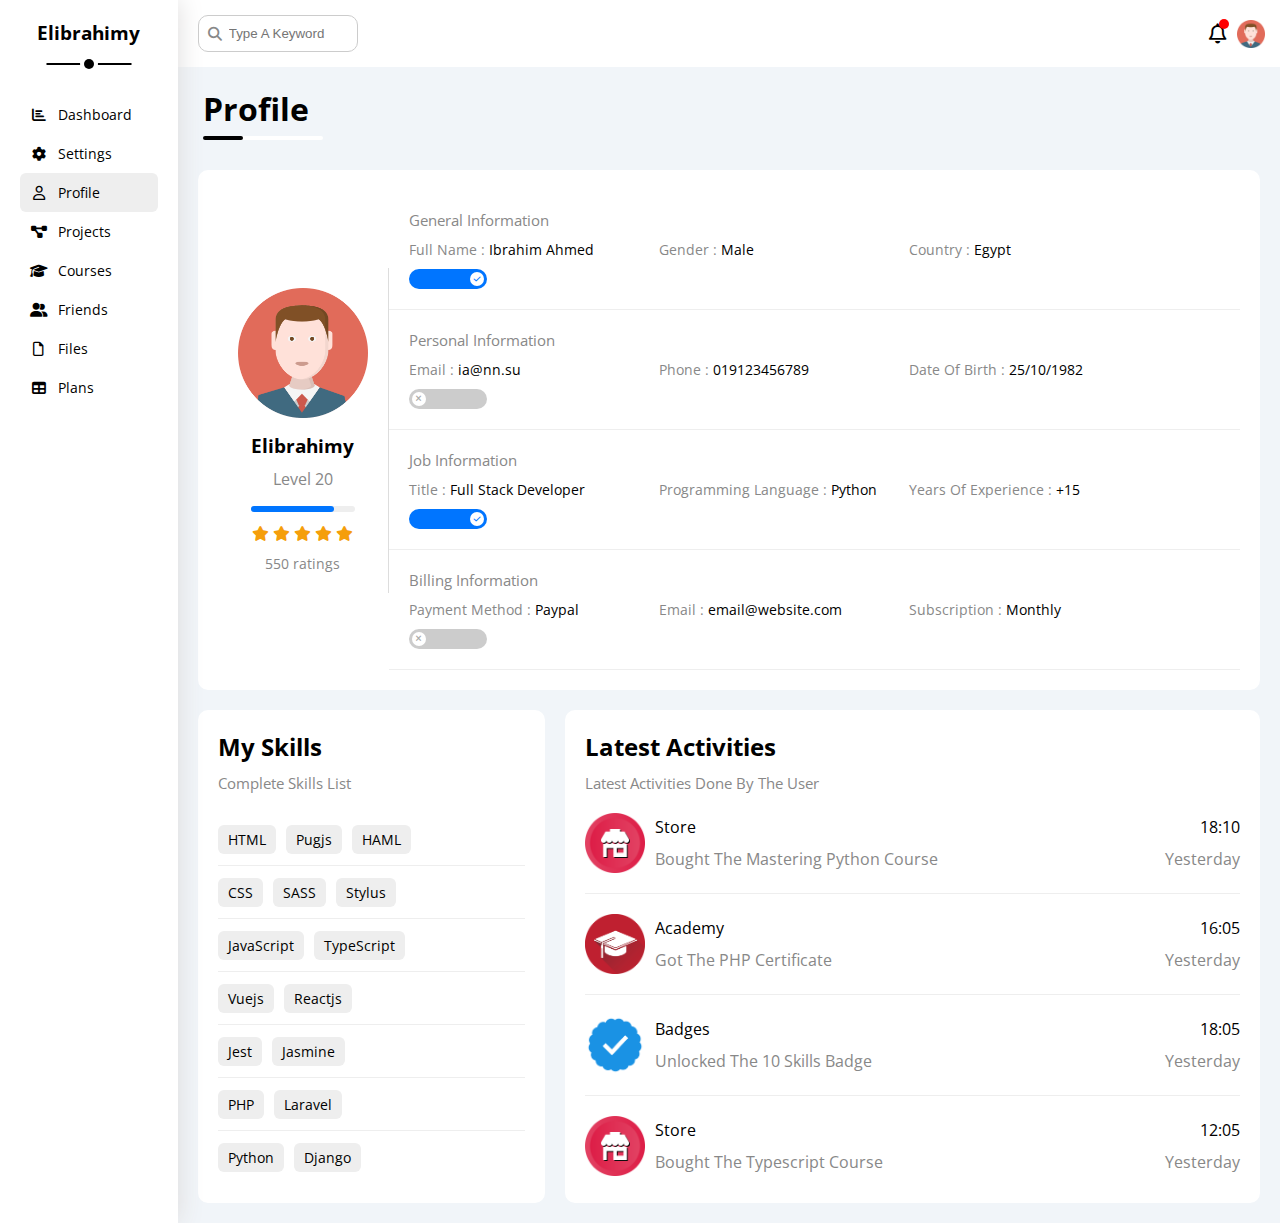
<file: sections/profile.html>
<!DOCTYPE html>
<html lang="en">
  <head>
    <meta charset="UTF-8" />
    <meta http-equiv="X-UA-Compatible" content="IE=edge" />
    <meta name="viewport" content="width=device-width, initial-scale=1.0" />
    <title>Profile</title>
    <link rel="preconnect" href="https://fonts.googleapis.com" />
    <link rel="preconnect" href="https://fonts.gstatic.com" crossorigin />
    <link
      href="https://fonts.googleapis.com/css2?family=Open+Sans:wght@300;500&display=swap"
      rel="stylesheet"
    />
    <link rel="stylesheet" href="../css/all.min.css" />
    <link rel="stylesheet" href="../css/my-framework.css" />
    <link rel="stylesheet" href="../css/master.css" />
  </head>
  <body>
    <div class="page d-flex">
      <div class="sidebar bg-white p-20 p-relative">
        <h3 class="p-relative txt-c mt-0">Elibrahimy</h3>
        <ul>
          <li>
            <a
              class="d-flex align-center fs-14 c-black rad-6 p-10"
              href="../index.html"
            >
              <i class="fa-solid fa-chart-bar fa-fw"></i>
              <span>Dashboard</span>
            </a>
          </li>
          <li>
            <a
              class="d-flex align-center fs-14 c-black rad-6 p-10"
              href="settings.html"
            >
              <i class="fa-solid fa-gear fa-fw"></i>
              <span>Settings</span>
            </a>
          </li>
          <li>
            <a
              class="active d-flex align-center fs-14 c-black rad-6 p-10"
              href="profile.html"
            >
              <i class="fa-regular fa-user fa-fw"></i>
              <span>Profile</span>
            </a>
          </li>
          <li>
            <a
              class="d-flex align-center fs-14 c-black rad-6 p-10"
              href="projects.html"
            >
              <i class="fa-solid fa-diagram-project fa-fw"></i>
              <span>Projects</span>
            </a>
          </li>
          <li>
            <a
              class="d-flex align-center fs-14 c-black rad-6 p-10"
              href="courses.html"
            >
              <i class="fa-solid fa-graduation-cap fa-fw"></i>
              <span>Courses</span>
            </a>
          </li>
          <li>
            <a
              class="d-flex align-center fs-14 c-black rad-6 p-10"
              href="friends.html"
            >
              <i class="fa-solid fa-user-group fa-fw"></i>
              <span>Friends</span>
            </a>
          </li>
          <li>
            <a
              class="d-flex align-center fs-14 c-black rad-6 p-10"
              href="files.html"
            >
              <i class="fa-regular fa-file fa-fw"></i>
              <span>Files</span>
            </a>
          </li>
          <li>
            <a
              class="d-flex align-center fs-14 c-black rad-6 p-10"
              href="plans.html"
            >
              <i class="fa-solid fa-table fa-fw"></i>
              <span>Plans</span>
            </a>
          </li>
        </ul>
      </div>
      <div class="content w-full">
        <!-- Start Head -->
        <div class="head bg-white p-15 between-flex">
          <div class="search p-relative">
            <input
              class="p-10 rad-10"
              type="search"
              placeholder="Type A Keyword"
            />
          </div>
          <div class="icons d-flex align-center">
            <span class="notification p-relative">
              <i class="fa-regular fa-bell fa-lg"></i>
            </span>
            <img src="../imgs/avatar.png" alt="" />
          </div>
        </div>
        <!-- End Head -->
        <h1 class="p-relative">Profile</h1>
        <div class="profile-page m-20">
          <!-- Start Overview -->
          <div class="overview p-20 bg-white rad-10 d-flex align-center">
            <div class="avatar-box txt-c p-20">
              <img class="mb-10" src="../imgs/avatar.png" />
              <h3 class="txt-c m-0">Elibrahimy</h3>
              <p class="c-gray mt-10">Level 20</p>
              <div class="level rad-6 bg-eee p-relative">
                <span style="width: 80%"></span>
              </div>
              <div class="rating mt-10 mb-10">
                <i class="fa-solid fa-star c-orange fs-15"></i>
                <i class="fa-solid fa-star c-orange fs-15"></i>
                <i class="fa-solid fa-star c-orange fs-15"></i>
                <i class="fa-solid fa-star c-orange fs-15"></i>
                <i class="fa-solid fa-star c-orange fs-15"></i>
              </div>
              <p class="c-gray m-0 fs-14">550 ratings</p>
            </div>
            <div class="info-box">
              <!-- General Information Row -->
              <div class="box p-20 d-flex align-center">
                <h4 class="c-gray fs-15 m-0 w-full">General Information</h4>
                <div class="fs-14">
                  <span class="c-gray">Full Name : </span>
                  <span>Ibrahim Ahmed</span>
                </div>
                <div class="fs-14">
                  <span class="c-gray">Gender : </span>
                  <span>Male</span>
                </div>
                <div class="fs-14">
                  <span class="c-gray">Country : </span>
                  <span>Egypt</span>
                </div>
                <div class="fs-14">
                  <label>
                    <input class="toggle-checkbox" type="checkbox" checked />
                    <div class="toggle-switch"></div>
                  </label>
                </div>
              </div>
              <!-- General Information Row -->
              <!-- Personal Information Row -->
              <div class="box p-20 d-flex align-center">
                <h4 class="c-gray fs-15 m-0 w-full">Personal Information</h4>
                <div class="fs-14">
                  <span class="c-gray">Email : </span>
                  <span>ia@nn.su</span>
                </div>
                <div class="fs-14">
                  <span class="c-gray">Phone : </span>
                  <span>019123456789</span>
                </div>
                <div class="fs-14">
                  <span class="c-gray">Date Of Birth : </span>
                  <span>25/10/1982</span>
                </div>
                <div class="fs-14">
                  <label>
                    <input class="toggle-checkbox" type="checkbox" />
                    <div class="toggle-switch"></div>
                  </label>
                </div>
              </div>
              <!-- Personal Information Row -->
              <!-- Job Information Row -->
              <div class="box p-20 d-flex align-center">
                <h4 class="c-gray fs-15 m-0 w-full">Job Information</h4>
                <div class="fs-14">
                  <span class="c-gray">Title : </span>
                  <span>Full Stack Developer</span>
                </div>
                <div class="fs-14">
                  <span class="c-gray">Programming Language : </span>
                  <span>Python</span>
                </div>
                <div class="fs-14">
                  <span class="c-gray">Years Of Experience : </span>
                  <span>+15</span>
                </div>
                <div class="fs-14">
                  <label>
                    <input class="toggle-checkbox" type="checkbox" checked />
                    <div class="toggle-switch"></div>
                  </label>
                </div>
              </div>
              <!-- Job Information Row -->
              <!-- Billing Information Row -->
              <div class="box p-20 d-flex align-center">
                <h4 class="c-gray fs-15 m-0 w-full">Billing Information</h4>
                <div class="fs-14">
                  <span class="c-gray">Payment Method : </span>
                  <span>Paypal</span>
                </div>
                <div class="fs-14">
                  <span class="c-gray">Email : </span>
                  <span>email@website.com</span>
                </div>
                <div class="fs-14">
                  <span class="c-gray">Subscription : </span>
                  <span>Monthly</span>
                </div>
                <div class="fs-14">
                  <label>
                    <input class="toggle-checkbox" type="checkbox" />
                    <div class="toggle-switch"></div>
                  </label>
                </div>
              </div>
              <!-- Billing Information Row -->
            </div>
          </div>
          <!-- End Overview -->
          <!-- Start Other Data -->
          <div class="other-data d-flex gap-20">
            <div class="skills-card p-20 bg-white rad-10 mt-20">
              <h2 class="mt-0 mb-10">My Skills</h2>
              <p class="mt-0 mb-20 c-gray fs-15">Complete Skills List</p>
              <ul class="m-0">
                <li class="txt-c-mobile">
                  <span>HTML</span><span>Pugjs</span><span>HAML</span>
                </li>
                <li class="txt-c-mobile">
                  <span>CSS</span><span>SASS</span><span>Stylus</span>
                </li>
                <li class="txt-c-mobile">
                  <span>JavaScript</span><span>TypeScript</span>
                </li>
                <li class="txt-c-mobile">
                  <span>Vuejs</span><span>Reactjs</span>
                </li>
                <li class="txt-c-mobile">
                  <span>Jest</span><span>Jasmine</span>
                </li>
                <li class="txt-c-mobile">
                  <span>PHP</span><span>Laravel</span>
                </li>
                <li class="txt-c-mobile">
                  <span>Python</span><span>Django</span>
                </li>
              </ul>
            </div>
            <div class="activities p-20 bg-white rad-10 mt-20">
              <h2 class="mt-0 mb-10">Latest Activities</h2>
              <p class="mt-0 mb-20 c-gray fs-15">
                Latest Activities Done By The User
              </p>
              <div class="activity d-flex align-center txt-c-mobile">
                <img src="../imgs/activity-01.png" alt="" />
                <div class="info">
                  <span class="d-block mb-10">Store</span>
                  <span class="c-gray">Bought The Mastering Python Course</span>
                </div>
                <div class="date">
                  <span class="d-block mb-10">18:10</span>
                  <span class="c-gray">Yesterday</span>
                </div>
              </div>
              <div class="activity d-flex align-center txt-c-mobile">
                <img src="../imgs/activity-02.png" alt="" />
                <div class="info">
                  <span class="d-block mb-10">Academy</span>
                  <span class="c-gray">Got The PHP Certificate</span>
                </div>
                <div class="date">
                  <span class="d-block mb-10">16:05</span>
                  <span class="c-gray">Yesterday</span>
                </div>
              </div>
              <div class="activity d-flex align-center txt-c-mobile">
                <img src="../imgs/activity-03.png" alt="" />
                <div class="info">
                  <span class="d-block mb-10">Badges</span>
                  <span class="c-gray">Unlocked The 10 Skills Badge</span>
                </div>
                <div class="date">
                  <span class="d-block mb-10">18:05</span>
                  <span class="c-gray">Yesterday</span>
                </div>
              </div>
              <div class="activity d-flex align-center txt-c-mobile">
                <img src="../imgs/activity-01.png" alt="" />
                <div class="info">
                  <span class="d-block mb-10">Store</span>
                  <span class="c-gray">Bought The Typescript Course</span>
                </div>
                <div class="date">
                  <span class="d-block mb-10">12:05</span>
                  <span class="c-gray">Yesterday</span>
                </div>
              </div>
            </div>
          </div>
          <!-- End Other Data -->
        </div>
      </div>
    </div>
  </body>
</html>
</file>
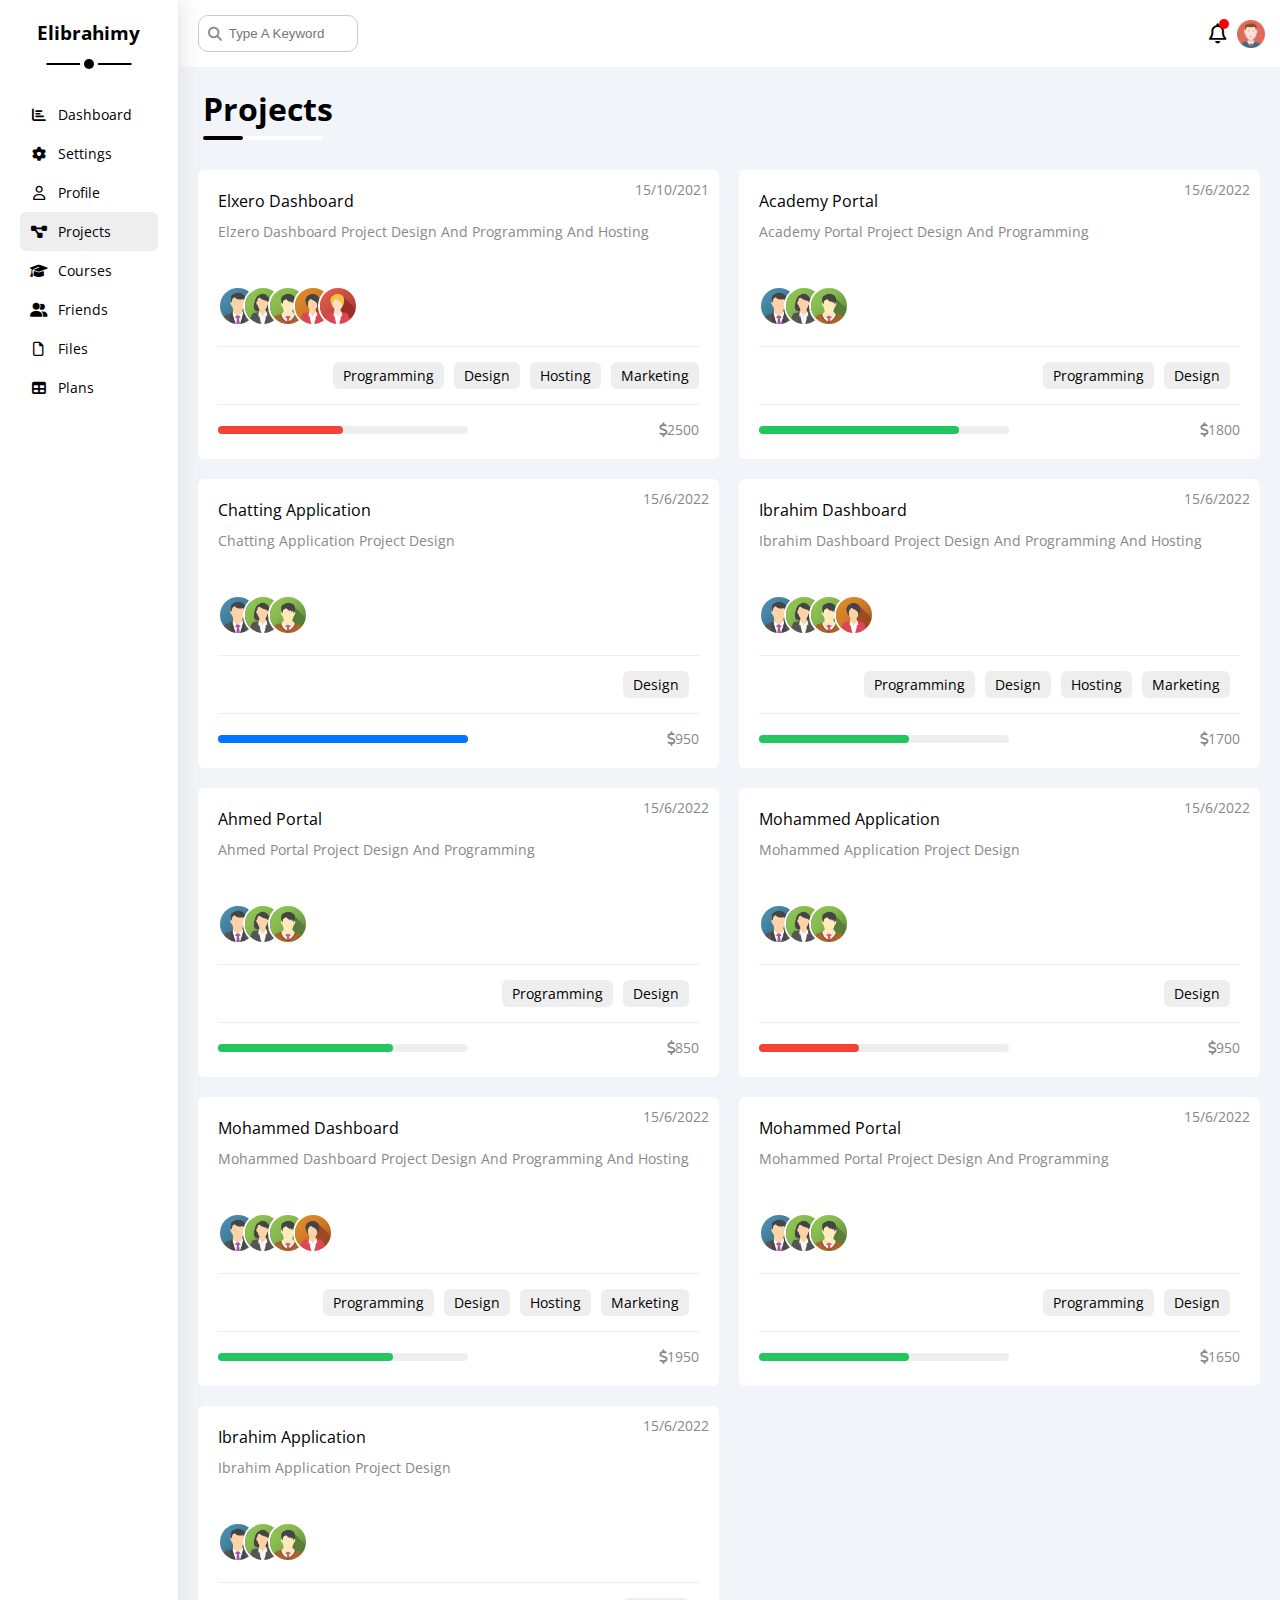
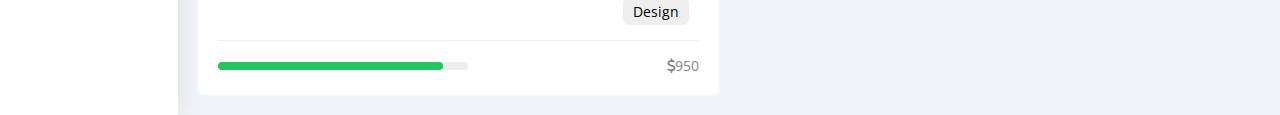
<file: sections/projects.html>
<!DOCTYPE html>
<html lang="en">
  <head>
    <meta charset="UTF-8" />
    <meta http-equiv="X-UA-Compatible" content="IE=edge" />
    <meta name="viewport" content="width=device-width, initial-scale=1.0" />
    <title>Projects</title>
    <link rel="preconnect" href="https://fonts.googleapis.com" />
    <link rel="preconnect" href="https://fonts.gstatic.com" crossorigin />
    <link
      href="https://fonts.googleapis.com/css2?family=Open+Sans:wght@300;500&display=swap"
      rel="stylesheet"
    />
    <link rel="stylesheet" href="../css/all.min.css" />
    <link rel="stylesheet" href="../css/my-framework.css" />
    <link rel="stylesheet" href="../css/master.css" />
  </head>
  <body>
    <div class="page d-flex">
      <div class="sidebar bg-white p-20 p-relative">
        <h3 class="p-relative txt-c mt-0">Elibrahimy</h3>
        <ul>
          <li>
            <a
              class="d-flex align-center fs-14 c-black rad-6 p-10"
              href="../index.html"
            >
              <i class="fa-solid fa-chart-bar fa-fw"></i>
              <span>Dashboard</span>
            </a>
          </li>
          <li>
            <a
              class="d-flex align-center fs-14 c-black rad-6 p-10"
              href="settings.html"
            >
              <i class="fa-solid fa-gear fa-fw"></i>
              <span>Settings</span>
            </a>
          </li>
          <li>
            <a
              class="d-flex align-center fs-14 c-black rad-6 p-10"
              href="profile.html"
            >
              <i class="fa-regular fa-user fa-fw"></i>
              <span>Profile</span>
            </a>
          </li>
          <li>
            <a
              class="active d-flex align-center fs-14 c-black rad-6 p-10"
              href="projects.html"
            >
              <i class="fa-solid fa-diagram-project fa-fw"></i>
              <span>Projects</span>
            </a>
          </li>
          <li>
            <a
              class="d-flex align-center fs-14 c-black rad-6 p-10"
              href="courses.html"
            >
              <i class="fa-solid fa-graduation-cap fa-fw"></i>
              <span>Courses</span>
            </a>
          </li>
          <li>
            <a
              class="d-flex align-center fs-14 c-black rad-6 p-10"
              href="friends.html"
            >
              <i class="fa-solid fa-user-group fa-fw"></i>
              <span>Friends</span>
            </a>
          </li>
          <li>
            <a
              class="d-flex align-center fs-14 c-black rad-6 p-10"
              href="files.html"
            >
              <i class="fa-regular fa-file fa-fw"></i>
              <span>Files</span>
            </a>
          </li>
          <li>
            <a
              class="d-flex align-center fs-14 c-black rad-6 p-10"
              href="plans.html"
            >
              <i class="fa-solid fa-table fa-fw"></i>
              <span>Plans</span>
            </a>
          </li>
        </ul>
      </div>
      <div class="content w-full">
        <!-- Start Head -->
        <div class="head bg-white p-15 between-flex">
          <div class="search p-relative">
            <input
              class="p-10 rad-10"
              type="search"
              placeholder="Type A Keyword"
            />
          </div>
          <div class="icons d-flex align-center">
            <span class="notification p-relative">
              <i class="fa-regular fa-bell fa-lg"></i>
            </span>
            <img src="../imgs/avatar.png" alt="" />
          </div>
        </div>
        <!-- End Head -->
        <h1 class="p-relative">Projects</h1>
        <div class="projects-page m-20 d-grid gap-20">
          <div class="project p-20 bg-white rad-6 p-relative">
            <h4 class="m-0 fw-normal">Elxero Dashboard</h4>
            <p class="c-gray mt-10 mb-10 fs-14">
              Elzero Dashboard Project Design And Programming And Hosting
            </p>
            <div class="team">
              <a href="#"><img src="../imgs/team-01.png" alt="" /></a>
              <a href="#"><img src="../imgs/team-02.png" alt="" /></a>
              <a href="#"><img src="../imgs/team-03.png" alt="" /></a>
              <a href="#"><img src="../imgs/team-04.png" alt="" /></a>
              <a href="#"><img src="../imgs/team-05.png" alt="" /></a>
            </div>
            <div class="missions d-flex">
              <span class="fs-14 btn-shape bg-eee mr-10">Programming</span>
              <span class="fs-14 btn-shape bg-eee mr-10">Design</span>
              <span class="fs-14 btn-shape bg-eee mr-10">Hosting</span>
              <span class="fs-14 btn-shape bg-eee">Marketing</span>
            </div>
            <div class="info between-flex">
              <div class="prog bg-eee">
                <span class="bg-red" style="width: 50%"></span>
              </div>
              <div class="fs-14 c-gray">
                <i class="fa-solid fa-dollar-sign"></i>2500
              </div>
            </div>
            <span class="date c-gray fs-14">15/10/2021</span>
          </div>
          <div class="project p-20 bg-white rad-6 p-relative">
            <h4 class="m-0 fw-normal">Academy Portal</h4>
            <p class="c-gray mt-10 mb-10 fs-14">
              Academy Portal Project Design And Programming
            </p>
            <div class="team">
              <a href="#"><img src="../imgs/team-01.png" alt="" /></a>
              <a href="#"><img src="../imgs/team-02.png" alt="" /></a>
              <a href="#"><img src="../imgs/team-03.png" alt="" /></a>
            </div>
            <div class="missions d-flex">
              <span class="fs-14 btn-shape bg-eee mr-10">Programming</span>
              <span class="fs-14 btn-shape bg-eee mr-10">Design</span>
            </div>
            <div class="info between-flex">
              <div class="prog bg-eee">
                <span class="bg-green" style="width: 80%"></span>
              </div>
              <div class="fs-14 c-gray">
                <i class="fa-solid fa-dollar-sign"></i>1800
              </div>
            </div>
            <span class="date c-gray fs-14">15/6/2022</span>
          </div>
          <div class="project p-20 bg-white rad-6 p-relative">
            <h4 class="m-0 fw-normal">Chatting Application</h4>
            <p class="c-gray mt-10 mb-10 fs-14">
              Chatting Application Project Design
            </p>
            <div class="team">
              <a href="#"><img src="../imgs/team-01.png" alt="" /></a>
              <a href="#"><img src="../imgs/team-02.png" alt="" /></a>
              <a href="#"><img src="../imgs/team-03.png" alt="" /></a>
            </div>
            <div class="missions d-flex">
              <span class="fs-14 btn-shape bg-eee mr-10">Design</span>
            </div>
            <div class="info between-flex">
              <div class="prog bg-eee">
                <span class="bg-blue" style="width: 100%"></span>
              </div>
              <div class="fs-14 c-gray">
                <i class="fa-solid fa-dollar-sign"></i>950
              </div>
            </div>
            <span class="date c-gray fs-14">15/6/2022</span>
          </div>
          <div class="project p-20 bg-white rad-6 p-relative">
            <h4 class="m-0 fw-normal">Ibrahim Dashboard</h4>
            <p class="c-gray mt-10 mb-10 fs-14">
              Ibrahim Dashboard Project Design And Programming And Hosting
            </p>
            <div class="team">
              <a href="#"><img src="../imgs/team-01.png" alt="" /></a>
              <a href="#"><img src="../imgs/team-02.png" alt="" /></a>
              <a href="#"><img src="../imgs/team-03.png" alt="" /></a>
              <a href="#"><img src="../imgs/team-04.png" alt="" /></a>
            </div>
            <div class="missions d-flex">
              <span class="fs-14 btn-shape bg-eee mr-10">Programming</span>
              <span class="fs-14 btn-shape bg-eee mr-10">Design</span>
              <span class="fs-14 btn-shape bg-eee mr-10">Hosting</span>
              <span class="fs-14 btn-shape bg-eee mr-10">Marketing</span>
            </div>
            <div class="info between-flex">
              <div class="prog bg-eee">
                <span class="bg-green" style="width: 60%"></span>
              </div>
              <div class="fs-14 c-gray">
                <i class="fa-solid fa-dollar-sign"></i>1700
              </div>
            </div>
            <span class="date c-gray fs-14">15/6/2022</span>
          </div>
          <div class="project p-20 bg-white rad-6 p-relative">
            <h4 class="m-0 fw-normal">Ahmed Portal</h4>
            <p class="c-gray mt-10 mb-10 fs-14">
              Ahmed Portal Project Design And Programming
            </p>
            <div class="team">
              <a href="#"><img src="../imgs/team-01.png" alt="" /></a>
              <a href="#"><img src="../imgs/team-02.png" alt="" /></a>
              <a href="#"><img src="../imgs/team-03.png" alt="" /></a>
            </div>
            <div class="missions d-flex">
              <span class="fs-14 btn-shape bg-eee mr-10">Programming</span>
              <span class="fs-14 btn-shape bg-eee mr-10">Design</span>
            </div>
            <div class="info between-flex">
              <div class="prog bg-eee">
                <span class="bg-green" style="width: 70%"></span>
              </div>
              <div class="fs-14 c-gray">
                <i class="fa-solid fa-dollar-sign"></i>850
              </div>
            </div>
            <span class="date c-gray fs-14">15/6/2022</span>
          </div>
          <div class="project p-20 bg-white rad-6 p-relative">
            <h4 class="m-0 fw-normal">Mohammed Application</h4>
            <p class="c-gray mt-10 mb-10 fs-14">
              Mohammed Application Project Design
            </p>
            <div class="team">
              <a href="#"><img src="../imgs/team-01.png" alt="" /></a>
              <a href="#"><img src="../imgs/team-02.png" alt="" /></a>
              <a href="#"><img src="../imgs/team-03.png" alt="" /></a>
            </div>
            <div class="missions d-flex">
              <span class="fs-14 btn-shape bg-eee mr-10">Design</span>
            </div>
            <div class="info between-flex">
              <div class="prog bg-eee">
                <span class="bg-red" style="width: 40%"></span>
              </div>
              <div class="fs-14 c-gray">
                <i class="fa-solid fa-dollar-sign"></i>950
              </div>
            </div>
            <span class="date c-gray fs-14">15/6/2022</span>
          </div>
          <div class="project p-20 bg-white rad-6 p-relative">
            <h4 class="m-0 fw-normal">Mohammed Dashboard</h4>
            <p class="c-gray mt-10 mb-10 fs-14">
              Mohammed Dashboard Project Design And Programming And Hosting
            </p>
            <div class="team">
              <a href="#"><img src="../imgs/team-01.png" alt="" /></a>
              <a href="#"><img src="../imgs/team-02.png" alt="" /></a>
              <a href="#"><img src="../imgs/team-03.png" alt="" /></a>
              <a href="#"><img src="../imgs/team-04.png" alt="" /></a>
            </div>
            <div class="missions d-flex">
              <span class="fs-14 btn-shape bg-eee mr-10">Programming</span>
              <span class="fs-14 btn-shape bg-eee mr-10">Design</span>
              <span class="fs-14 btn-shape bg-eee mr-10">Hosting</span>
              <span class="fs-14 btn-shape bg-eee mr-10">Marketing</span>
            </div>
            <div class="info between-flex">
              <div class="prog bg-eee">
                <span class="bg-green" style="width: 70%"></span>
              </div>
              <div class="fs-14 c-gray">
                <i class="fa-solid fa-dollar-sign"></i>1950
              </div>
            </div>
            <span class="date c-gray fs-14">15/6/2022</span>
          </div>
          <div class="project p-20 bg-white rad-6 p-relative">
            <h4 class="m-0 fw-normal">Mohammed Portal</h4>
            <p class="c-gray mt-10 mb-10 fs-14">
              Mohammed Portal Project Design And Programming
            </p>
            <div class="team">
              <a href="#"><img src="../imgs/team-01.png" alt="" /></a>
              <a href="#"><img src="../imgs/team-02.png" alt="" /></a>
              <a href="#"><img src="../imgs/team-03.png" alt="" /></a>
            </div>
            <div class="missions d-flex">
              <span class="fs-14 btn-shape bg-eee mr-10">Programming</span>
              <span class="fs-14 btn-shape bg-eee mr-10">Design</span>
            </div>
            <div class="info between-flex">
              <div class="prog bg-eee">
                <span class="bg-green" style="width: 60%"></span>
              </div>
              <div class="fs-14 c-gray">
                <i class="fa-solid fa-dollar-sign"></i>1650
              </div>
            </div>
            <span class="date c-gray fs-14">15/6/2022</span>
          </div>
          <div class="project p-20 bg-white rad-6 p-relative">
            <h4 class="m-0 fw-normal">Ibrahim Application</h4>
            <p class="c-gray mt-10 mb-10 fs-14">
              Ibrahim Application Project Design
            </p>
            <div class="team">
              <a href="#"><img src="../imgs/team-01.png" alt="" /></a>
              <a href="#"><img src="../imgs/team-02.png" alt="" /></a>
              <a href="#"><img src="../imgs/team-03.png" alt="" /></a>
            </div>
            <div class="missions d-flex">
              <span class="fs-14 btn-shape bg-eee mr-10">Design</span>
            </div>
            <div class="info between-flex">
              <div class="prog bg-eee">
                <span class="bg-green" style="width: 90%"></span>
              </div>
              <div class="fs-14 c-gray">
                <i class="fa-solid fa-dollar-sign"></i>950
              </div>
            </div>
            <span class="date c-gray fs-14">15/6/2022</span>
          </div>
        </div>
      </div>
    </div>
  </body>
</html>
</file>
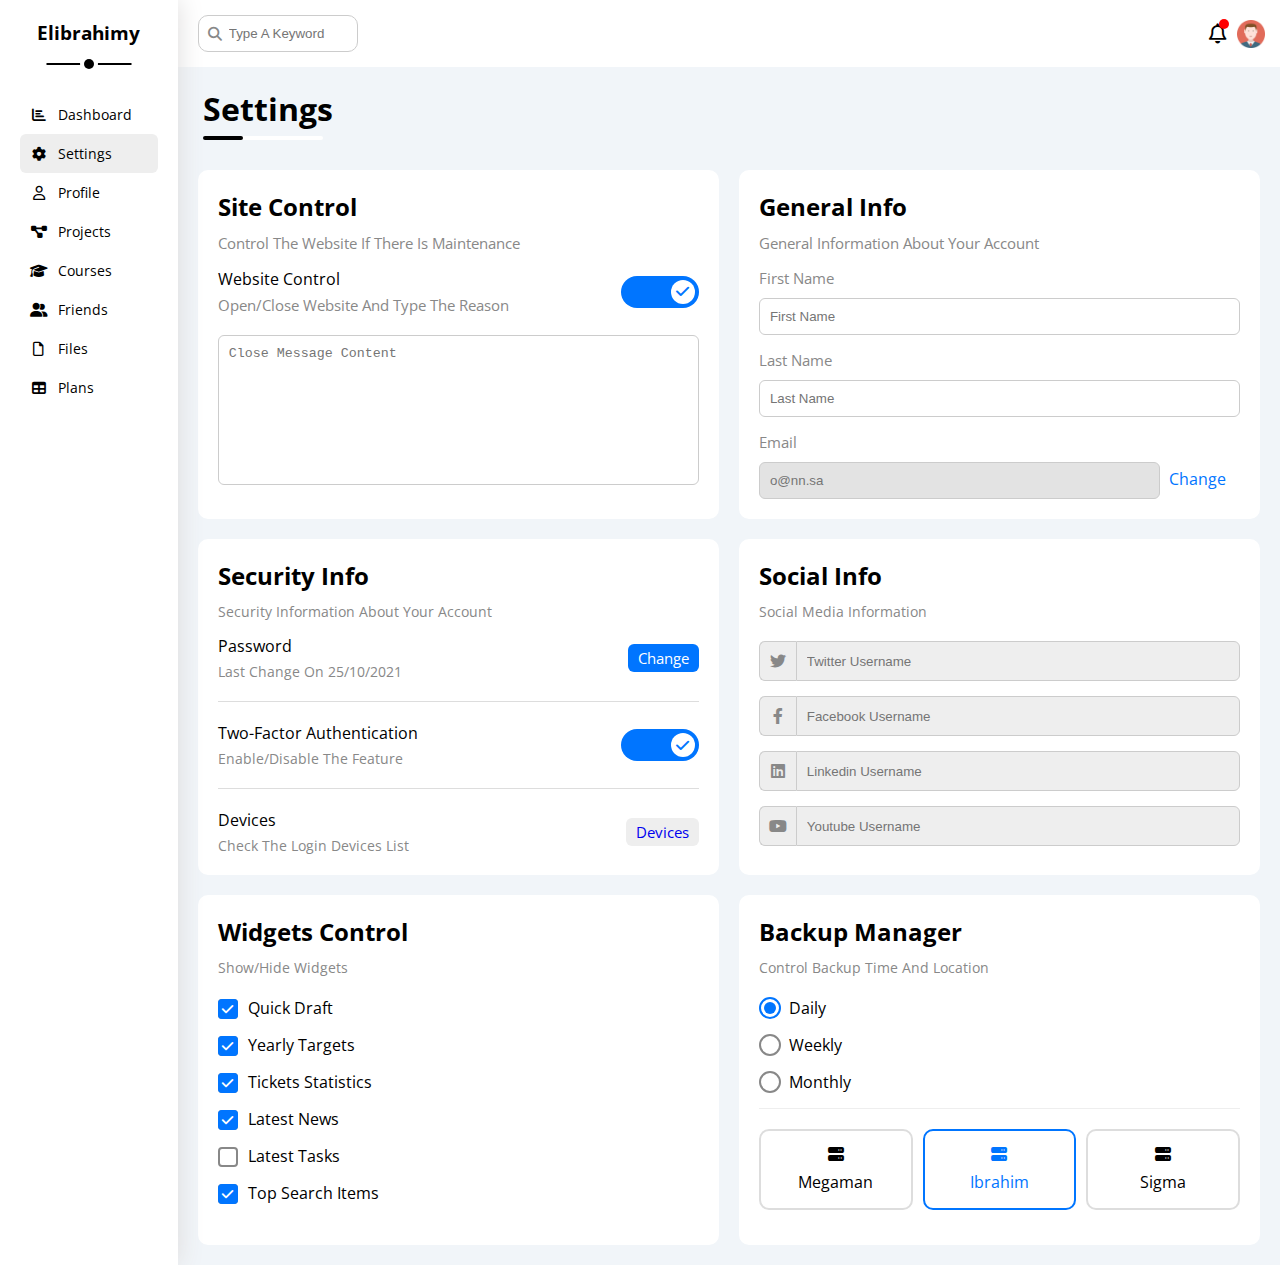
<file: sections/settings.html>
<!DOCTYPE html>
<html lang="en">
  <head>
    <meta charset="UTF-8" />
    <meta http-equiv="X-UA-Compatible" content="IE=edge" />
    <meta name="viewport" content="width=device-width, initial-scale=1.0" />
    <title>Settings</title>
    <link rel="preconnect" href="https://fonts.googleapis.com" />
    <link rel="preconnect" href="https://fonts.gstatic.com" crossorigin />
    <link
      href="https://fonts.googleapis.com/css2?family=Open+Sans:wght@300;500&display=swap"
      rel="stylesheet"
    />
    <link rel="stylesheet" href="../css/all.min.css" />
    <link rel="stylesheet" href="../css/my-framework.css" />
    <link rel="stylesheet" href="../css/master.css" />
  </head>
  <body>
    <div class="page d-flex">
      <div class="sidebar bg-white p-20 p-relative">
        <h3 class="p-relative txt-c mt-0">Elibrahimy</h3>
        <ul>
          <li>
            <a
              class="d-flex align-center fs-14 c-black rad-6 p-10"
              href="../index.html"
            >
              <i class="fa-solid fa-chart-bar fa-fw"></i>
              <span>Dashboard</span>
            </a>
          </li>
          <li>
            <a
              class="active d-flex align-center fs-14 c-black rad-6 p-10"
              href="settings.html"
            >
              <i class="fa-solid fa-gear fa-fw"></i>
              <span>Settings</span>
            </a>
          </li>
          <li>
            <a
              class="d-flex align-center fs-14 c-black rad-6 p-10"
              href="profile.html"
            >
              <i class="fa-regular fa-user fa-fw"></i>
              <span>Profile</span>
            </a>
          </li>
          <li>
            <a
              class="d-flex align-center fs-14 c-black rad-6 p-10"
              href="projects.html"
            >
              <i class="fa-solid fa-diagram-project fa-fw"></i>
              <span>Projects</span>
            </a>
          </li>
          <li>
            <a
              class="d-flex align-center fs-14 c-black rad-6 p-10"
              href="courses.html"
            >
              <i class="fa-solid fa-graduation-cap fa-fw"></i>
              <span>Courses</span>
            </a>
          </li>
          <li>
            <a
              class="d-flex align-center fs-14 c-black rad-6 p-10"
              href="friends.html"
            >
              <i class="fa-solid fa-user-group fa-fw"></i>
              <span>Friends</span>
            </a>
          </li>
          <li>
            <a
              class="d-flex align-center fs-14 c-black rad-6 p-10"
              href="files.html"
            >
              <i class="fa-regular fa-file fa-fw"></i>
              <span>Files</span>
            </a>
          </li>
          <li>
            <a
              class="d-flex align-center fs-14 c-black rad-6 p-10"
              href="plans.html"
            >
              <i class="fa-solid fa-table fa-fw"></i>
              <span>Plans</span>
            </a>
          </li>
        </ul>
      </div>
      <div class="content w-full">
        <!-- Start Head -->
        <div class="head bg-white p-15 between-flex">
          <div class="search p-relative">
            <input
              class="p-10 rad-10"
              type="search"
              placeholder="Type A Keyword"
            />
          </div>
          <div class="icons d-flex align-center">
            <span class="notification p-relative">
              <i class="fa-regular fa-bell fa-lg"></i>
            </span>
            <img src="../imgs/avatar.png" alt="" />
          </div>
        </div>
        <!-- End Head -->
        <h1 class="p-relative">Settings</h1>
        <div class="settings m-20 d-grid gap-20">
          <!-- Start Site Control Widget -->
          <div class="site-control p-20 bg-white rad-10">
            <h2 class="mt-0 mb-10">Site Control</h2>
            <p class="mt-0 c-gray fs-15">
              Control The Website If There Is Maintenance
            </p>
            <div class="mb-20 between-flex">
              <div>
                <span>Website Control</span>
                <p class="c-gray mt-5 mb-0 fs-15">
                  Open/Close Website And Type The Reason
                </p>
              </div>
              <div>
                <label>
                  <input class="toggle-checkbox" type="checkbox" checked />
                  <div class="toggle-switch"></div>
                </label>
              </div>
            </div>
            <textarea
              class="close-message p-10 rad-6 d-block w-full"
              placeholder="Close Message Content"
            ></textarea>
          </div>
          <!-- End Site Control Widget -->
          <!-- Start General Info Widget -->
          <div class="general-info p-20 bg-white rad-10">
            <h2 class="mt-0 mb-10">General Info</h2>
            <p class="mt-0 c-gray fs-15">
              General Information About Your Account
            </p>
            <div class="mb-15">
              <label class="fs-15 c-gray d-block mb-10" for="first"
                >First Name</label
              >
              <input
                class="b-none border-ccc p-10 rad-6 d-block w-full"
                type="text"
                id="first"
                placeholder="First Name"
              />
            </div>
            <div class="mb-15">
              <label class="fs-15 c-gray d-block mb-10" for="last"
                >Last Name</label
              >
              <input
                class="b-none border-ccc p-10 rad-6 d-block w-full"
                type="text"
                id="last"
                placeholder="Last Name"
              />
            </div>
            <div>
              <label class="fs-15 c-gray d-block mb-10" for="email"
                >Email</label
              >
              <input
                class="email b-none border-ccc bg-eee p-10 rad-6 d-block w-full"
                type="email"
                id="email"
                placeholder="o@nn.sa"
                disabled
              />
              <a class="c-blue" href="#">Change</a>
            </div>
          </div>
          <!-- End General Info Widget -->
          <!-- Start Security Info Widget -->
          <div class="security-info p-20 bg-white rad-10">
            <h2 class="mt-0 mb-10">Security Info</h2>
            <p class="mt-0 c-gray fs-14">
              Security Information About Your Account
            </p>
            <div class="mb-20 between-flex">
              <div>
                <span>Password</span>
                <p class="c-gray mt-5 mb-0 fs-14">Last Change On 25/10/2021</p>
              </div>
              <a class="button btn-shape bg-blue c-white fs-15" href="#"
                >Change</a
              >
            </div>
            <div class="mb-20 between-flex">
              <div>
                <span>Two-Factor Authentication</span>
                <p class="c-gray mt-5 mb-0 fs-14">Enable/Disable The Feature</p>
              </div>
              <div>
                <label>
                  <input class="toggle-checkbox" type="checkbox" checked />
                  <div class="toggle-switch"></div>
                </label>
              </div>
            </div>
            <div class="between-flex">
              <div>
                <span>Devices</span>
                <p class="c-gray mt-5 mb-0 fs-14">
                  Check The Login Devices List
                </p>
              </div>
              <a class="btn-shape bg-eee fs-15" href="#">Devices</a>
            </div>
          </div>
          <!-- End Security Info Widget -->
          <!-- Start Social Info Widget -->
          <div class="social-info p-20 bg-white rad-10">
            <h2 class="mt-0 mb-10">Social Info</h2>
            <p class="mt-0 mb-20 c-gray fs-14">Social Media Information</p>
            <div class="twitter d-flex align-center mb-15">
              <i class="fa-brands fa-twitter c-gray center-flex"></i>
              <input
                class="w-full"
                type="text"
                placeholder="Twitter Username"
              />
            </div>
            <div class="facebook d-flex align-center mb-15">
              <i class="fa-brands fa-facebook-f c-gray center-flex"></i>
              <input
                class="w-full"
                type="text"
                placeholder="Facebook Username"
              />
            </div>
            <div class="linkedin d-flex align-center mb-15">
              <i class="fa-brands fa-linkedin c-gray center-flex"></i>
              <input
                class="w-full"
                type="text"
                placeholder="Linkedin Username"
              />
            </div>
            <div class="youtube d-flex align-center mb-0">
              <i class="fa-brands fa-youtube c-gray center-flex"></i>
              <input
                class="w-full"
                type="text"
                placeholder="Youtube Username"
              />
            </div>
          </div>
          <!-- End Social Info Widget -->
          <!-- Start Widgets Control Widget -->
          <div class="widgets-control social-info p-20 bg-white rad-10">
            <h2 class="mt-0 mb-10">Widgets Control</h2>
            <p class="mt-0 mb-20 c-gray fs-14">Show/Hide Widgets</p>
            <div class="item d-flex align-center mb-15">
              <input type="checkbox" id="one" checked />
              <label for="one">Quick Draft</label>
            </div>
            <div class="item d-flex align-center mb-15">
              <input type="checkbox" id="two" checked />
              <label for="two">Yearly Targets</label>
            </div>
            <div class="item d-flex align-center mb-15">
              <input type="checkbox" id="three" checked />
              <label for="three">Tickets Statistics</label>
            </div>
            <div class="item d-flex align-center mb-15">
              <input type="checkbox" id="four" checked />
              <label for="four">Latest News</label>
            </div>
            <div class="item d-flex align-center mb-15">
              <input type="checkbox" id="five" />
              <label for="five">Latest Tasks</label>
            </div>
            <div class="item d-flex align-center mb-15">
              <input type="checkbox" id="six" checked />
              <label for="six">Top Search Items</label>
            </div>
          </div>
          <!-- End Widgets Control Widget -->
          <!-- Start Backup Manager Widget -->
          <div class="backup-manager social-info p-20 bg-white rad-10">
            <h2 class="mt-0 mb-10">Backup Manager</h2>
            <p class="mt-0 mb-20 c-gray fs-14">
              Control Backup Time And Location
            </p>
            <div class="time d-flex align-center mb-15">
              <input type="radio" name="time" id="daily" checked />
              <label for="daily">Daily</label>
            </div>
            <div class="time d-flex align-center mb-15">
              <input type="radio" name="time" id="weekly" />
              <label for="weekly">Weekly</label>
            </div>
            <div class="time d-flex align-center mb-15">
              <input type="radio" name="time" id="monthly" />
              <label for="monthly">Monthly</label>
            </div>
            <div class="servers d-flex align-center txt-c">
              <input type="radio" name="server" id="server-one" />
              <label class="d-block mb-15 rad-10 w-full p-15" for="server-one">
                <i class="fa-solid fa-server d-block mb-5"></i>
                Megaman
              </label>
              <input type="radio" name="server" id="server-two" checked />
              <label class="d-block mb-15 rad-10 w-full p-15" for="server-two">
                <i class="fa-solid fa-server d-block mb-5"></i>
                Ibrahim
              </label>
              <input type="radio" name="server" id="server-three" />
              <label
                class="d-block mb-15 rad-10 w-full p-15"
                for="server-three"
              >
                <i class="fa-solid fa-server d-block mb-5"></i>
                Sigma
              </label>
            </div>
          </div>
          <!-- End Backup Manager Widget -->
        </div>
      </div>
    </div>
  </body>
</html>
</file>
<file: css/my-framework.css>
:root {
  --blue-color: #0075ff;
  --blue-alt-color: #0d69d5;
  --orange-color: #f59e0b;
  --green-color: #22c55e;
  --red-color: #f44336;
  --grey-color: #888;
}
/* Start Box */
.d-flex {
  display: flex;
}
.f-wrap {
  flex-wrap: wrap;
}
.space-between {
  justify-content: space-between;
}
.align-center {
  align-items: center;
}
.d-grid {
  display: grid;
}
.gap-20 {
  gap: 20px;
}
.d-block {
  display: block;
}
@media (max-width: 767px) {
  .block-mobile {
    display: block;
  }
  .hide-mobile {
    display: none;
  }
}
/* End Box */

/* Start Padding + Margin */
.p-10 {
  padding: 10px;
}
.p-20 {
  padding: 20px;
}
.p-15 {
  padding: 15px;
}
.pt-10 {
  padding-top: 10px;
}
.pt-15 {
  padding-top: 15px;
}
.pt-20 {
  padding-top: 20px;
}
.pb-10 {
  padding-bottom: 10px;
}
.pb-15 {
  padding-bottom: 15px;
}
.pb-20 {
  padding-bottom: 20px;
}
.pl-15 {
  padding-left: 15px;
}
.pl-20 {
  padding-left: 20px;
}
.pl-25 {
  padding-left: 25px;
}
.m-0 {
  margin: 0;
}
.m-15 {
  margin: 15px;
}
.m-20 {
  margin: 20px;
}
.mt-0 {
  margin-top: 0;
}
.mt-5 {
  margin-top: 5px;
}
.mt-10 {
  margin-top: 10px;
}
.mt-15 {
  margin-top: 15px;
}
.mt-20 {
  margin-top: 20px;
}
.mt-25 {
  margin-top: 25px;
}
.mr-5 {
  margin-right: 5px;
}
.mr-10 {
  margin-right: 10px;
}
.mr-15 {
  margin-right: 15px;
}
.mb-0 {
  margin-bottom: 0;
}
.mb-5 {
  margin-bottom: 5px;
}
.mb-10 {
  margin-bottom: 10px;
}
.mb-15 {
  margin-bottom: 15px;
}
.mb-20 {
  margin-bottom: 20px;
}
.m-auto {
  margin: auto;
}
/* End Padding + Margin */

/* Start Color */
.bg-white {
  background-color: white;
}
.bg-blue {
  background-color: var(--blue-color);
}
.bg-orange {
  background-color: var(--orange-color);
}
.bg-green {
  background-color: var(--green-color);
}
.bg-red {
  background-color: var(--red-color);
}
.bg-eee {
  background-color: #eee;
}
.c-white {
  color: white;
}
.c-gray {
  color: var(--grey-color);
}
.c-blue {
  color: var(--blue-color);
}
.c-orange {
  color: var(--orange-color);
}
.c-green {
  color: var(--green-color);
}
.c-red {
  color: var(--red-color);
}
.c-black {
  color: black;
}
/* End Color */

/* Start Position */
.p-relative {
  position: relative;
}
.p-absolute {
  position: absolute;
}
/* End Position */

/* Start Font */
.txt-c {
  text-align: center;
}
.fs-15 {
  font-size: 15px;
}
.fs-13 {
  font-size: 13px;
}
.fs-14 {
  font-size: 14px;
}
.fs-12 {
  font-size: 12px;
}
.fs-10 {
  font-size: 10px;
}
.fs-20 {
  font-size: 20px;
}
.fs-25 {
  font-size: 25px;
}
.fw-bold {
  font-weight: bold;
}
.fw-normal {
  font-weight: normal;
}
.w-fit {
  width: fit-content;
}
.w-full {
  width: 100%;
}
.w-100 {
  width: 100px;
}
.h-full {
  height: 100%;
}
.h-100 {
  height: 100px;
}
@media (max-width: 767px) {
  .txt-c-mobile {
    text-align: center;
  }
}
/* End Font */

/* Start Border */
.b-none {
  border: none;
}
.border-ccc {
  border: 1px solid #ccc;
}
.border-eee {
  border: 1px solid #eee;
}
.rad-6 {
  border-radius: 6px;
}
.rad-10 {
  border-radius: 10px;
}
.rad-half {
  border-radius: 50%;
}
/* End Border */

/* Start Components */
.center-flex {
  display: flex;
  align-items: center;
  justify-content: center;
}
.between-flex {
  display: flex;
  align-items: center;
  justify-content: space-between;
}
.btn-shape {
  padding: 4px 10px;
  border-radius: 6px;
}
/* End Components */
</file>
<file: css/master.css>
:root {
  --blue-color: #0075ff;
  --blue-alt-color: #0d69d5;
  --orange-color: #f59e0b;
  --green-color: #22c55e;
  --red-color: #f44336;
  --grey-color: #888;
}
* {
  box-sizing: border-box;
}
*:focus {
  outline: none;
}
body {
  background-color: #eee;
  font-family: "Open Sans", sans-serif;
  margin: 0;
}
a {
  text-decoration: none;
}
.page {
  background-color: #f1f5f9;
  min-height: 100vh;
}
ul {
  list-style: none;
  padding: 0;
}
::-webkit-scrollbar {
  width: 12px;
}
::-webkit-scrollbar-track {
  background-color: white;
}
::-webkit-scrollbar-thumb {
  background-color: var(--blue-color);
}
::-webkit-scrollbar-thumb:hover {
  background-color: var(--blue-alt-color);
}
/* Start Sidebar */
.sidebar {
  width: 200px;
  box-shadow: 0 0 25px #dddbdb;
}
.sidebar > h3 {
  margin-bottom: 50px;
}
.sidebar > h3::before,
.sidebar > h3::after {
  content: "";
  position: absolute;
  background-color: black;
  left: 50%;
  transform: translateX(-50%);
}
.sidebar > h3::before {
  width: 85px;
  height: 2px;
  top: 43px;
  z-index: 0;
}
.sidebar > h3::after {
  width: 10px;
  height: 10px;
  border-radius: 50%;
  top: 39px;
  z-index: 1;
  box-shadow: 0 0 0 4px white;
}
.sidebar ul li a:hover,
.sidebar ul li a.active {
  background-color: #eee;
}
.sidebar ul li a {
  transition: 0.3s;
}
.sidebar ul li a span {
  font-size: 14px;
  margin-left: 10px;
}
@media (max-width: 767px) {
  .sidebar {
    width: 60px;
  }
  .sidebar > h3 {
    margin: 50px auto 20px auto;
    font-size: 15px;
    transform: rotate(-90deg);
  }
  .sidebar > h3::before,
  .sidebar > h3::after {
    display: none;
  }
  .sidebar ul li {
    width: 30px;
    margin-left: -5px;
  }
  .sidebar ul li a i {
    margin-left: -3px;
  }
  .sidebar ul li a span {
    display: none;
  }
}
/* End Sidebar */
/* =================================================================== */
/* Start Content */
.content {
  overflow: hidden;
}
.head .search::before {
  /* font-family: "Font Awesome 6 Free"; */
  /* OR */
  font-family: var(--fa-style-family-classic);
  content: "\f002";
  font-weight: 900;
  position: absolute;
  left: 15px;
  top: 50%;
  transform: translateY(-50%);
  font-size: 14px;
  color: var(--grey-color);
}
.head .search input {
  border: 1px solid #ccc;
  margin-left: 5px;
  padding-left: 30px;
  width: 160px;
  transition: width 0.3s;
}
.head .search input:focus {
  width: 200px;
}
.head .search input:focus::placeholder {
  opacity: 0;
}
.head .icons .notification::before {
  content: "";
  width: 10px;
  height: 10px;
  background-color: red;
  border-radius: 50%;
  position: absolute;
  right: -2px;
  top: -4px;
}
.head .icons img {
  width: 28px;
  height: 28px;
  margin-left: 10px;
}
h1 {
  margin: 20px 0 40px 25px;
}
h1::before,
h1::after {
  content: "";
  position: absolute;
  left: 0;
  bottom: -10px;
  height: 4px;
  border-radius: 3px;
}
h1::before {
  background-color: white;
  width: 120px;
}
h1::after {
  background-color: black;
  width: 40px;
}
.wrapper {
  grid-template-columns: repeat(auto-fill, minmax(350px, 1fr));
  margin: 0 20px;
  margin-bottom: 20px;
}
@media (max-width: 767px) {
  .wrapper {
    grid-template-columns: minmax(200px, 1fr);
    margin: 0 10px;
    gap: 10px;
    margin-bottom: 20px;
  }
}
/* End Content */
/* =================================================================== */
/* Start Welcome Widget */
.welcome {
  overflow: hidden;
}
.welcome .intro {
  background-image: url(../imgs/welcome.png);
  background-repeat: no-repeat;
  background-position-x: right;
  background-position-y: center;
  background-size: 50%;
  padding-bottom: 50px;
}
.welcome .avatar {
  width: 60px;
  height: 60px;
  margin: -25px 0 0 20px;
  border-radius: 50%;
  border: 3px solid white;
  padding: 2px;
  box-shadow: 0 0 8px 5px #eee;
}
.welcome .body {
  border-top: 1px solid #eee;
  border-bottom: 1px solid #eee;
}
.welcome .body > div {
  flex: 1;
}
.welcome .visit {
  margin: 15px 15px 15px auto;
  transition: 0.3s;
}
.welcome .visit:hover {
  background-color: var(--blue-alt-color);
}
@media (max-width: 767px) {
  .welcome .intro {
    padding-bottom: 30px;
    background-image: none;
    justify-content: center;
  }
  .welcome .avatar {
    margin-left: 0;
  }
  .welcome .body > div:not(:last-child) {
    margin-bottom: 20px;
  }
}
/* End Welcome Widget */
/* =================================================================== */
/* Start Quick Draft Widget */
.quick-draft textarea {
  resize: none;
  height: 160px;
}
.quick-draft .save {
  margin-left: auto;
  cursor: pointer;
  transition: 0.3s;
}
.quick-draft .save:hover {
  background-color: var(--blue-alt-color);
}
/* End Quick Draft Widget */
/* =================================================================== */
/* Start Targets Widget */
.targets .target-row .icon {
  width: 80px;
  height: 80px;
  margin-right: 15px;
}
.targets .target-row .details {
  flex: 1;
}
.targets .details .progress {
  height: 4px;
}
.targets .details .progress > span {
  position: absolute;
  top: 0;
  left: 0;
  height: 100%;
  width: 40%;
}
.targets .details .progress > span span {
  color: white;
  padding: 2px 5px;
  border-radius: 6px;
  font-size: 12px;
  position: absolute;
  bottom: 16px;
  right: -17px;
}
.targets .details .progress > span span::after {
  content: "";
  position: absolute;
  border-color: transparent;
  border-style: solid;
  border-width: 5px;
  bottom: -10px;
  right: 13px;
}
.targets .details .progress > .money-bar span::after {
  border-top-color: var(--blue-color);
}
.targets .details .progress > .projects-bar span::after {
  border-top-color: var(--orange-color);
}
.targets .details .progress > .team-bar span::after {
  border-top-color: var(--green-color);
}
.money .icon,
.money .progress {
  background-color: rgb(0 117 255 / 20%);
}
.projects .icon,
.projects .progress {
  background-color: rgb(245 158 11 / 20%);
}
.team .icon,
.team .progress {
  background-color: rgb(34 197 94 / 20%);
}
@media (max-width: 767px) {
  .targets .details > span {
    text-align: left;
  }
}
/* End Targets Widget */
/* =================================================================== */
/* Start Tickets Widget */
.ttickets > div .box {
  border: 1px solid #ccc;
  width: calc(50% - 10px);
}
@media (max-width: 767px) {
  .ttickets > div .box {
    width: 100%;
  }
}
/* End Tickets Widget */
/* =================================================================== */
/* Start Latest News Widget */
.latest-news .news-row:not(:last-of-type) {
  border-bottom: 1px solid #eee;
  padding-bottom: 20px;
  margin-bottom: 20px;
}
.latest-news img {
  width: 70px;
  margin-right: 5px;
}
.latest-news .info {
  flex: 1;
}
.latest-news .info h3 {
  font-size: 15px;
}
@media (max-width: 767px) {
  .latest-news .news-row {
    flex-direction: column;
  }
  .latest-news img,
  .latest-news .info p {
    margin-bottom: 5px;
  }
}
/* End Latest News Widget */
/* =================================================================== */
/* Start Tasks Widget */
.tasks .task-row:not(:last-child) {
  padding-bottom: 10px;
  margin-bottom: 10px;
  border-bottom: 1px solid #ccc;
}
.tasks .task-row .delete:hover {
  color: var(--red-color);
  cursor: pointer;
  transition: color 0.5s;
}
.tasks .done {
  opacity: 0.3;
}
.tasks .done h3,
.tasks .done p {
  text-decoration: line-through;
}
/* End Tasks Widget */
/* =================================================================== */
/* Start Latest Uploads Widget */
.latest-uploads ul li:not(:last-child) {
  border-bottom: 1px solid #eee;
}
.latest-uploads img {
  width: 40px;
}
/* End Latest Uploads Widget */
/* =================================================================== */
/* start Last Project Progress Widget */
.last-project ul::before {
  content: "";
  position: absolute;
  left: 10px;
  width: 2px;
  height: 100%;
  background-color: var(--blue-color);
  left: 11px;
}
.last-project ul li::before {
  content: "";
  width: 20px;
  height: 20px;
  border-radius: 50%;
  background-color: white;
  border: 2px solid white;
  outline: 2px solid var(--blue-color);
  margin-right: 15px;
  z-index: 1;
}
.last-project ul li.done::before {
  background-color: var(--blue-color);
}
.last-project ul li.current::before {
  animation: change-color 0.8s infinite alternate;
}
@keyframes change-color {
  from {
    background-color: var(--blue-color);
  }
  to {
    background-color: white;
  }
}
.last-project img {
  position: absolute;
  width: 160px;
  right: 0;
  bottom: 0;
  opacity: 0.1;
}
/* End Last Project Progress Widget */
/* =================================================================== */
/* Start Reminders Widget */
.reminders ul li .key {
  width: 15px;
  height: 15px;
}
.reminders ul li > .blue {
  border-left: 2px solid var(--blue-color);
}
.reminders ul li > .green {
  border-left: 2px solid var(--green-color);
}
.reminders ul li > .orange {
  border-left: 2px solid var(--orange-color);
}
.reminders ul li > .red {
  border-left: 2px solid var(--red-color);
}
/* End Reminders Widget */
/* =================================================================== */
/* Start latest Post Widget */
.latest-post .top .avatar {
  width: 50px;
  height: 50px;
}
.latest-post .post-content {
  text-transform: capitalize;
  line-height: 1.7;
  min-height: 150px;
  border-top: 1px solid #eee;
  border-bottom: 1px solid #eee;
}
.latest-post .post-stats span:first-child::before {
  content: "\f004";
  font-family: "Font Awesome 6 Free";
  margin-right: 5px;
}
.latest-post .post-stats span:last-child::before {
  content: "\f086";
  font-family: "Font Awesome 6 Free";
  margin-right: 5px;
}
/* End latest Post Widget */
/* =================================================================== */
/* Start Social Media Stats Widget */
.social-media .box {
  padding-left: 70px;
}
.social-media .box i {
  position: absolute;
  width: 57px;
  left: 0;
  transition: 0.5s;
}
.social-media i:hover {
  transform: rotate(5deg);
}

.social-media .twitter {
  background-color: rgb(29 161 242 / 20%);
  color: #1da1f2;
}
.social-media .twitter i,
.social-media .twitter a {
  background-color: #1da1f2;
}

.social-media .facebook {
  background-color: rgb(24 119 242 / 20%);
  color: #1877f2;
}
.social-media .facebook i,
.social-media .facebook a {
  background-color: #1877f2;
}

.social-media .youtube {
  background-color: rgb(255 0 0 / 20%);
  color: #ff0000;
}
.social-media .youtube i,
.social-media .youtube a {
  background-color: #ff0000;
}

.social-media .linkedin {
  background-color: rgb(0 119 181 / 20%);
  color: #0077b5;
}
.social-media .linkedin i,
.social-media .linkedin a {
  background-color: #0077b5;
}
/* End Social Media Stats Widget */
/* =================================================================== */
/* Start Projects Table */
.projects .responsive-table {
  overflow-x: auto;
}
.projects table {
  min-width: 1000px;
  border-spacing: 0;
}
.projects table td {
  padding: 15px;
}
.projects table th {
  background-color: #eee;
  padding: 15px;
  text-align: left;
  /* border: 1ps solid #aaa; */
}
.projects tbody td {
  border-left: 1px solid #eee;
  border-bottom: 1px solid #eee;
}
.projects tbody td:last-child {
  border-right: 1px solid #eee;
}
.projects tbody tr:hover td {
  background-color: #faf7f7;
}
.projects img {
  width: 32px;
  height: 32px;
  border-radius: 50%;
  padding: 2px;
  background-color: white;
}
.projects img:not(:first-child) {
  margin-left: -20px;
}
/* End Projects Table */
/* =================================================================== */
/* =================================================================== */
/* Start Settings Page */
/* Start Toggle Component */
.toggle-checkbox {
  -webkit-appearance: none;
  appearance: none;
  display: none;
}
.toggle-switch {
  background-color: #ccc;
  width: 78px;
  height: 32px;
  border-radius: 18px;
  position: relative;
  transition: 0.3s;
  cursor: pointer;
}
.toggle-switch::before {
  content: "\f00d";
  font-family: var(--fa-style-family-classic);
  font-weight: 900;
  width: 24px;
  height: 24px;
  background-color: white;
  color: #aaa;
  border-radius: 50%;
  position: absolute;
  top: 4px;
  left: 4px;
  font-size: 15px;
  display: flex;
  justify-content: center;
  align-items: center;
  transition: 0.3s;
}
.toggle-checkbox:checked + .toggle-switch {
  background-color: var(--blue-color);
}
.toggle-checkbox:checked + .toggle-switch::before {
  content: "\f00c";
  left: 50px;
  color: var(--blue-color);
}
/* End Toggle Component */
/* =================================================================== */
/* Start Site Control Widget */
.settings {
  grid-template-columns: repeat(auto-fill, minmax(500px, 1fr));
}
@media (max-width: 767px) {
  .settings {
    grid-template-columns: minmax(100px, 1fr);
    margin: 0 10px;
    gap: 10px;
  }
}
.settings .site-control .close-message {
  min-height: 150px;
  resize: none;
  border: 1px solid #ccc;
}
/* End Site Control Widget */
/* =================================================================== */
/* Start General Info Widget */
.general-info .email {
  display: inline-flex;
  background-color: #e3e3e3;
  width: calc(100% - 80px);
  margin-right: 5px;
  cursor: not-allowed;
}
/* End General Info Widget */
/* =================================================================== */
/* Start Security Info Widget */
.security-info > div:nth-of-type(2) {
  padding: 20px 0;
  border-top: 1px solid #ddd;
  border-bottom: 1px solid #ddd;
}
.security-info .button:hover {
  background-color: var(--blue-alt-color);
}
/* End Security Info Widget */
/* =================================================================== */
/* Start Social Info Widget */
.social-info i {
  width: 40px;
  height: 40px;
  background-color: #eee;
  border: 1px solid #ccc;
  border-radius: 6px 0 0 6px;
  border-right: none;
  transition: 0.3s;
}
.social-info > div input {
  height: 40px;
  border: 1px solid #ccc;
  border-radius: 0 6px 6px 0;
  padding-left: 10px;
  background-color: #eee;
}
.social-info > .twitter:focus-within i {
  color: #1da1f2;
  background-color: rgb(29 161 242 / 20%);
}
.social-info > .facebook:focus-within i {
  color: #1877f2;
  background-color: rgb(24 119 242 / 20%);
}
.social-info > .linkedin:focus-within i {
  color: #0077b5;
  background-color: rgb(0 119 181 / 20%);
}
.social-info > .youtube:focus-within i {
  color: #ff0000;
  background-color: rgb(255 0 0 / 20%);
}
/* End Social Info Widget */
/* =================================================================== */
/* Start Widgets Control Widget */
.widgets-control .item input[type="checkbox"] {
  display: none;
}
.widgets-control .item label {
  padding-left: 30px;
  cursor: pointer;
  position: relative;
}
.widgets-control .item label::before,
.widgets-control .item label::after {
  position: absolute;
  top: 50%;
  left: 0;
  margin-top: -9px;
  border-radius: 4px;
}
.widgets-control .item label::before {
  content: "";
  width: 16px;
  height: 16px;
  border: 2px solid var(--grey-color);
}
.widgets-control .item label:hover:before {
  border-color: var(--blue-color);
}
.widgets-control .item label::after {
  content: "\f00c";
  font-family: var(--fa-style-family-classic);
  font-weight: bold;
  width: 20px;
  height: 20px;
  background-color: var(--blue-color);
  color: white;
  font-size: 13px;
  display: flex;
  align-items: center;
  justify-content: center;
  transform: scale(0) rotate(360deg);
  transition: 0.3s;
}
.widgets-control input[type="checkbox"]:checked + label::after {
  transform: scale(1);
}
/* End Widgets Control Widget */
/* =================================================================== */
/* Start Backup Manager Widget */
.backup-manager input[type="radio"] {
  display: none;
}
.backup-manager .time label {
  padding-left: 30px;
  cursor: pointer;
  position: relative;
}
.backup-manager .time label::before {
  content: "";
  width: 18px;
  height: 18px;
  border: 2px solid var(--grey-color);
  position: absolute;
  top: 50%;
  left: 0;
  margin-top: -11px;
  border-radius: 50%;
}
.backup-manager .time label:hover:before {
  border-color: var(--blue-color);
}
.backup-manager .time label::after {
  content: "";
  position: absolute;
  width: 12px;
  height: 12px;
  background-color: var(--blue-color);
  transition: 0.3s;
  transform: scale(0);
  top: 50%;
  left: 5px;
  margin-top: -6px;
  border-radius: 50%;
}
.backup-manager input[type="radio"]:checked + label::before {
  border-color: var(--blue-color);
}
.backup-manager input[type="radio"]:checked + label::after {
  transform: scale(1);
}
.backup-manager .servers {
  gap: 10px;
  padding-top: 20px;
  border-top: 1px solid #eee;
}
@media (max-width: 767px) {
  .backup-manager .servers {
    flex-wrap: wrap;
  }
}
.backup-manager .servers label {
  border: 2px solid #ddd;
  cursor: pointer;
}
.backup-manager .servers i {
  width: 20px;
  height: 20px;
  border: none;
  background-color: transparent;
  margin-left: auto;
  margin-right: auto;
}
.backup-manager .servers input[type="radio"]:checked + label {
  border-color: var(--blue-color);
  color: var(--blue-color);
}
/* End Backup Manager Widget */
/* End Settings Page */
/* =================================================================== */
/* =================================================================== */
/* Start Profile Page */
/* Start Overview */
@media (max-width: 767px) {
  .profile-page .overview {
    flex-direction: column;
  }
}
.profile-page .avatar-box {
  width: 200px;
}
@media (min-width: 768px) {
  .profile-page .avatar-box {
    border-right: 1px solid #ddd;
  }
}
.profile-page .avatar-box > img {
  width: 130px;
}
.profile-page .avatar-box > .level {
  height: 6px;
  overflow: hidden;
  width: 80%;
  margin: auto;
}
.profile-page .avatar-box > .level span {
  background-color: var(--blue-color);
  position: absolute;
  left: 0;
  height: 100%;
  border-top-right-radius: 6px;
  border-bottom-right-radius: 6px;
}
.profile-page .info-box .box {
  flex-wrap: wrap;
  border-bottom: 1px solid #eee;
  transition: 0.3s;
}
.profile-page .info-box .box:hover {
  background-color: #f9f9f9;
}
.profile-page .info-box .box > div {
  min-width: 250px;
  padding: 10px 0 0;
}
.profile-page .info-box h4 {
  font-weight: normal;
}
.profile-page .info-box .box .toggle-switch {
  height: 20px;
}
.profile-page .info-box .box .toggle-switch::before {
  width: 14px;
  height: 14px;
  top: 3px;
  left: 3px;
  font-size: 8px;
}
.profile-page .info-box .box .toggle-checkbox:checked + .toggle-switch::before {
  left: 61px;
}
/* End Overview */
/* Start Other Data */
@media (max-width: 767px) {
  .profile-page .other-data {
    flex-direction: column;
  }
}
.profile-page .skills-card {
  flex-grow: 1;
}
.profile-page .activities {
  flex-grow: 2;
}
.profile-page .skills-card ul li {
  padding: 15px 0;
}
.profile-page .skills-card ul li:not(:last-child) {
  border-bottom: 1px solid #eee;
}
.profile-page .skills-card ul li span {
  padding: 5px 10px;
  background-color: #eee;
  border-radius: 6px;
  font-size: 14px;
}
.profile-page .skills-card ul li span:not(:last-child) {
  margin-right: 10px;
}
.profile-page .activities .activity:not(:last-child) {
  border-bottom: 1px solid #eee;
  padding-bottom: 20px;
  margin-bottom: 20px;
}
@media (min-width: 768px) {
  .profile-page .activity .date {
    margin-left: auto;
    text-align: right;
  }
}
.profile-page .activities .activity img {
  width: 60px;
  margin-right: 10px;
}
@media (max-width: 767px) {
  .profile-page .activity {
    flex-direction: column;
  }
  .profile-page .activity img {
    margin: 0 0 20px;
  }
  .profile-page .activity .date {
    margin-top: 15px;
  }
}
/* End Other Data */
/* End Profile Page */
/* =================================================================== */
/* =================================================================== */
/* Start Projects Page */
.projects-page {
  grid-template-columns: repeat(auto-fill, minmax(500px, 1fr));
}
@media (max-width: 767px) {
  .projects-page {
    grid-template-columns: minmax(200px, 1fr);
    margin: 0 10px;
    gap: 10px;
  }
}
.projects-page .date {
  position: absolute;
  right: 10px;
  top: 10px;
}
.projects-page .team {
  position: relative;
  min-height: 80px;
}
.projects-page .team a {
  position: absolute;
  bottom: 0;
  left: 0;
}
.projects-page .team a:nth-child(2) {
  left: 25px;
}
.projects-page .team a:nth-child(3) {
  left: 50px;
}
.projects-page .team a:nth-child(4) {
  left: 75px;
}
.projects-page .team a:nth-child(5) {
  left: 100px;
}
.projects-page .team a:hover {
  z-index: 1;
}
.projects-page .team img {
  width: 40px;
  border-radius: 50%;
  border: 2px solid white;
}
.projects-page .missions {
  justify-content: flex-end;
  border-top: 1px solid #eee;
  border-bottom: 1px solid #eee;
  padding: 15px 0;
  margin: 15px 0;
}
.projects-page .missions span {
  width: fit-content;
}
@media (max-width: 767px) {
  .projects-page .missions {
    flex-direction: column;
  }
  .projects-page .missions span:not(:last-child) {
    margin-bottom: 10px;
  }
}
.projects-page .info .prog {
  position: relative;
  height: 8px;
  width: 250px;
  border-radius: 5px;
}
.projects-page .info .prog span {
  position: absolute;
  height: 100%;
  border-radius: 5px;
}
@media (max-width: 767px) {
  .projects-page .info {
    flex-direction: column;
  }
  .projects-page .info .prog {
    margin-bottom: 10px;
  }
}
/* End Projects Page */
/* =================================================================== */
/* =================================================================== */
/* Start Courses Page */
.courses-page {
  grid-template-columns: repeat(auto-fill, minmax(300px, 1fr));
}
.courses-page .course {
  overflow: hidden;
  display: flex;
  flex-direction: column;
}
.courses-page .course .cover {
  max-width: 100%;
  height: 280px;
}
@media (max-width: 767px) {
  .courses-page {
    grid-template-columns: minmax(200px, 1fr);
    margin: 0 10px;
    gap: 10px;
  }
  .courses-page .course .cover {
    height: 250px;
  }
}
.courses-page .course .instructor {
  position: absolute;
  top: 20px;
  left: 20px;
  width: 65px;
  border-radius: 50%;
  border: 2px solid white;
}
.courses-page .course p {
  line-height: 1.6;
}
.courses-page .course .info {
  border-top: 1px solid #eee;
  margin-top: auto;
  padding: 15px;
}
.courses-page .course .info span:first-child {
  position: absolute;
  top: 0;
  left: 50%;
  transform: translate(-50%, -50%);
}
/* End Courses Page */
/* =================================================================== */
/* =================================================================== */
/* Start Friends Page */
.friends-page {
  grid-template-columns: repeat(auto-fill, minmax(300px, 1fr));
}
@media (max-width: 767px) {
  .friends-page {
    grid-template-columns: minmax(200px, 1fr);
    margin: 0 10px;
    gap: 10px;
  }
}
.friends-page .contact {
  position: absolute;
  top: 10px;
  left: 10px;
}
.friends-page .contact i {
  color: #565656;
  background-color: #eee;
  padding: 10px;
  border-radius: 50%;
  font-size: 12px;
  cursor: pointer;
  transition: 0.3s;
}
.friends-page .contact i:hover {
  background-color: var(--blue-color);
  color: white;
}
.friends-page .icons {
  border-top: 1px solid #eee;
  border-bottom: 1px solid #eee;
  padding: 10px 0;
  margin: 10px 0 15px;
}
.friends-page .icons > span {
  position: absolute;
  font-size: 50px;
  opacity: 0.2;
  top: 50%;
  right: 0;
  transform: translateY(-50%);
}
/* End Friends Page */
/* =================================================================== */
/* =================================================================== */
/* Start Files Page */
.files-page {
  flex-direction: row-reverse;
  align-items: flex-start;
}
.files-page .stats {
  min-width: 260px;
}
.files-page .stats .icon {
  width: 40px;
  height: 40px;
}
.files-page .stats .size {
  margin-left: auto;
}
.files-page .stats .blue {
  background-color: rgb(0 117 255 / 20%);
}
.files-page .stats .green {
  background-color: rgb(34 197 94 / 20%);
}
.files-page .stats .red {
  background-color: rgb(244 67 54 / 20%);
}
.files-page .stats .orange {
  background-color: rgb(245 158 11 / 20%);
}
.files-page .stats .upload {
  padding: 10px 15px;
  transition: 0.3s;
}
.files-page .stats .upload:hover {
  background-color: var(--blue-alt-color);
}
.files-page .stats .upload:hover i {
  animation: go-up 0.8s infinite;
}
@keyframes go-up {
  0%,
  100% {
    transform: translateY(0);
  }
  50% {
    transform: translateY(-5px);
  }
}
.files-page .files-content {
  flex: 1;
  grid-template-columns: repeat(auto-fill, minmax(200px, 1fr));
}
@media (max-width: 767px) {
  .files-page {
    flex-direction: column;
    align-items: normal;
  }
  .files-page .stats .upload i {
    display: none;
  }
}
.files-page .files-content img {
  width: 65px;
  height: 65px;
  transition: 0.3s;
}
.files-page .files-content .file:hover img {
  transform: rotate(5deg);
}
.files-page .files-content .info {
  border-top: 1px solid #eee;
}
/* End Files Page */
/* =================================================================== */
/* =================================================================== */
/* Start Plans Page */
.plans-page {
  grid-template-columns: repeat(auto-fill, minmax(400px, 1fr));
}
@media (max-width: 767px) {
  .plans-page {
    grid-template-columns: minmax(200px, 1fr);
    margin: 0 10px;
    gap: 10px;
  }
}
.plans-page .plan .top {
  border: 3px solid white;
  outline: 3px solid transparent;
}
.plans-page .plan.green .top {
  outline-color: var(--green-color);
}
.plans-page .plan.blue .top {
  outline-color: var(--blue-color);
}
.plans-page .plan.orange .top {
  outline-color: var(--orange-color);
}
.plans-page .plan .price {
  font-size: 40px;
  width: fit-content;
  margin: auto;
}
.plans-page .plan .price span {
  font-size: 25px;
  top: 0;
  left: -20px;
}
.plans-page .plan ul li {
  padding: 15px 0;
  display: flex;
  align-items: center;
  font-size: 15px;
  border-bottom: 1px solid #eee;
}
.plans-page .plan ul li i:first-child {
  margin-right: 5px;
  font-size: 18px;
}
.plans-page .plan ul li .yes {
  color: var(--green-color);
}
.plans-page .plan ul li i:not(.yes, .help) {
  color: var(--red-color);
}
.plans-page .plan ul li .help {
  color: var(--grey-color);
  margin-left: auto;
  cursor: pointer;
  transition: 0.3s;
}
.plans-page .plan ul li .help:hover::after {
  content: "Help";
  position: absolute;
  background-color: #3f3d3d;
  color: white;
  font-size: 10px;
  padding: 6px;
  letter-spacing: 2px;
  left: -50px;
  top: 50%;
  transform: translateY(-50%);
  border-radius: 4px;
}
.plans-page .plan ul li .help:hover {
  color: black;
}
/* End Plans Page */
/* =================================================================== */
/* =================================================================== */
</file>
